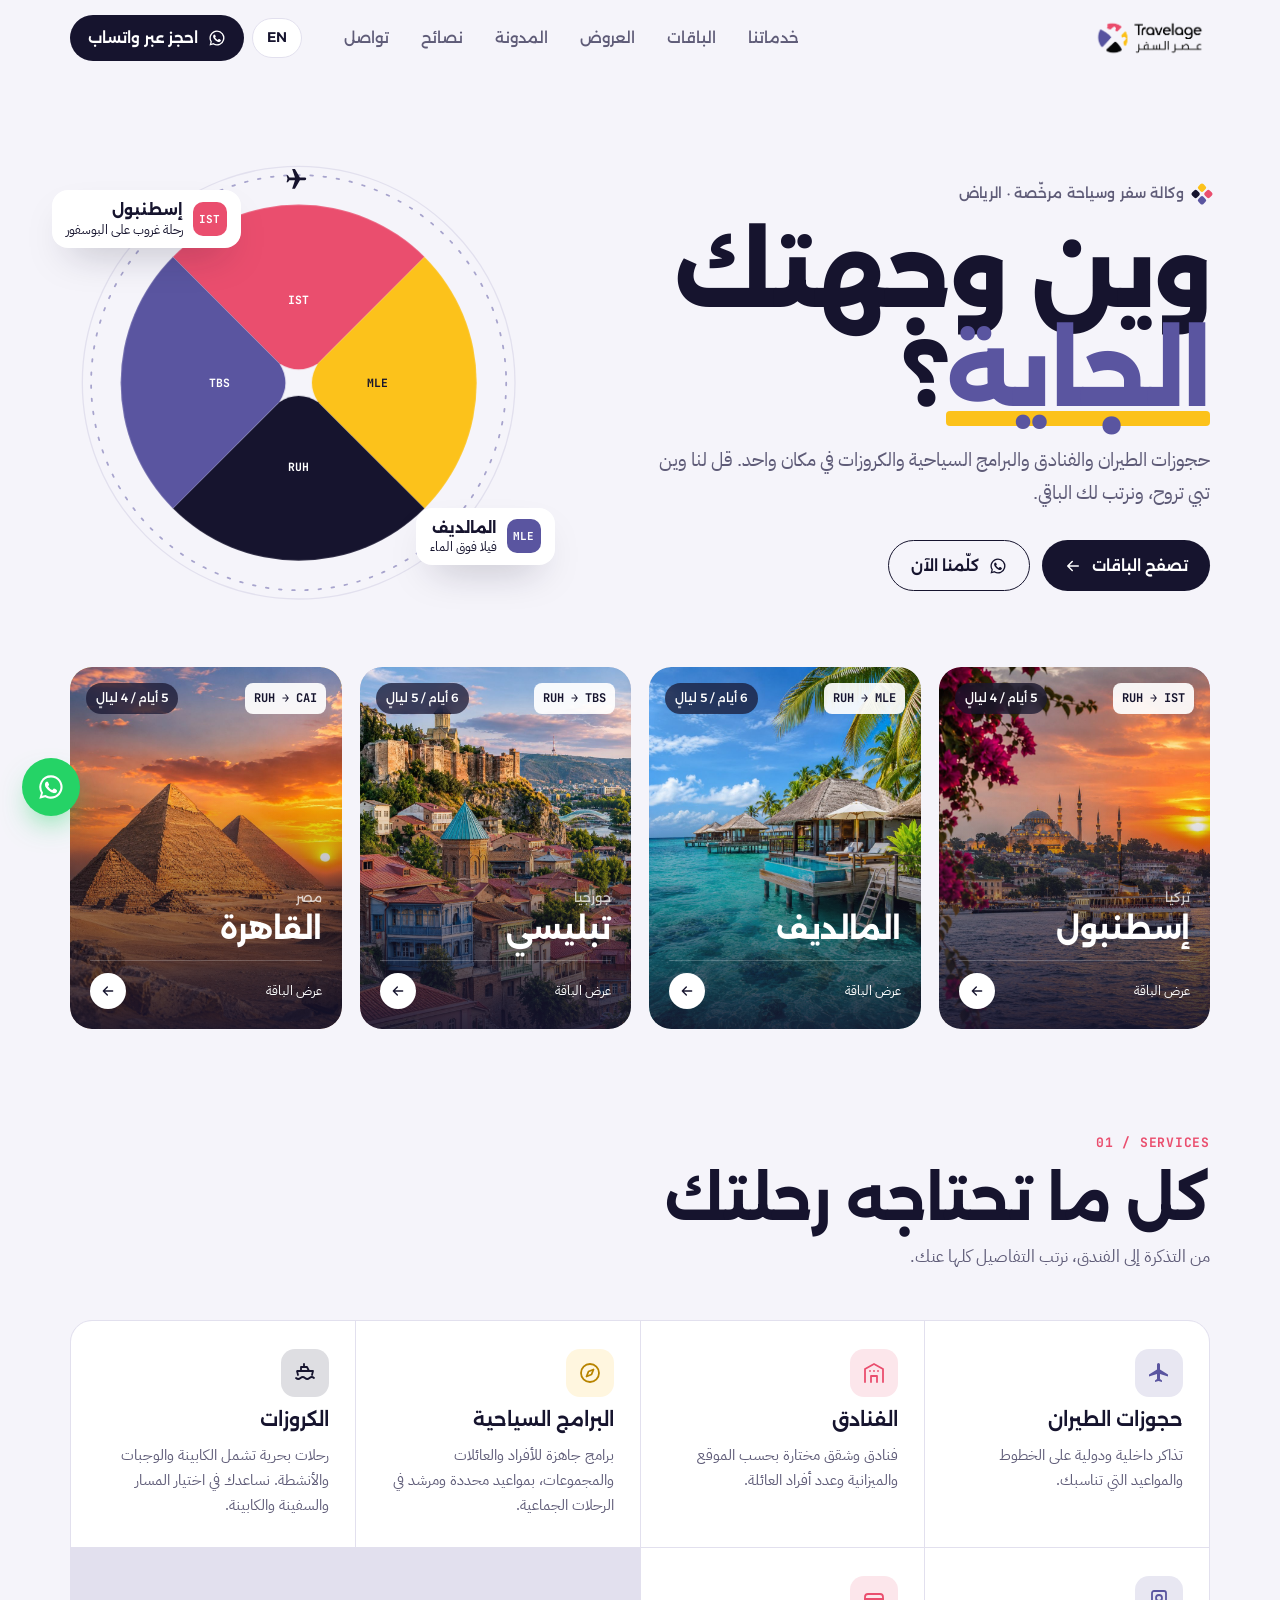
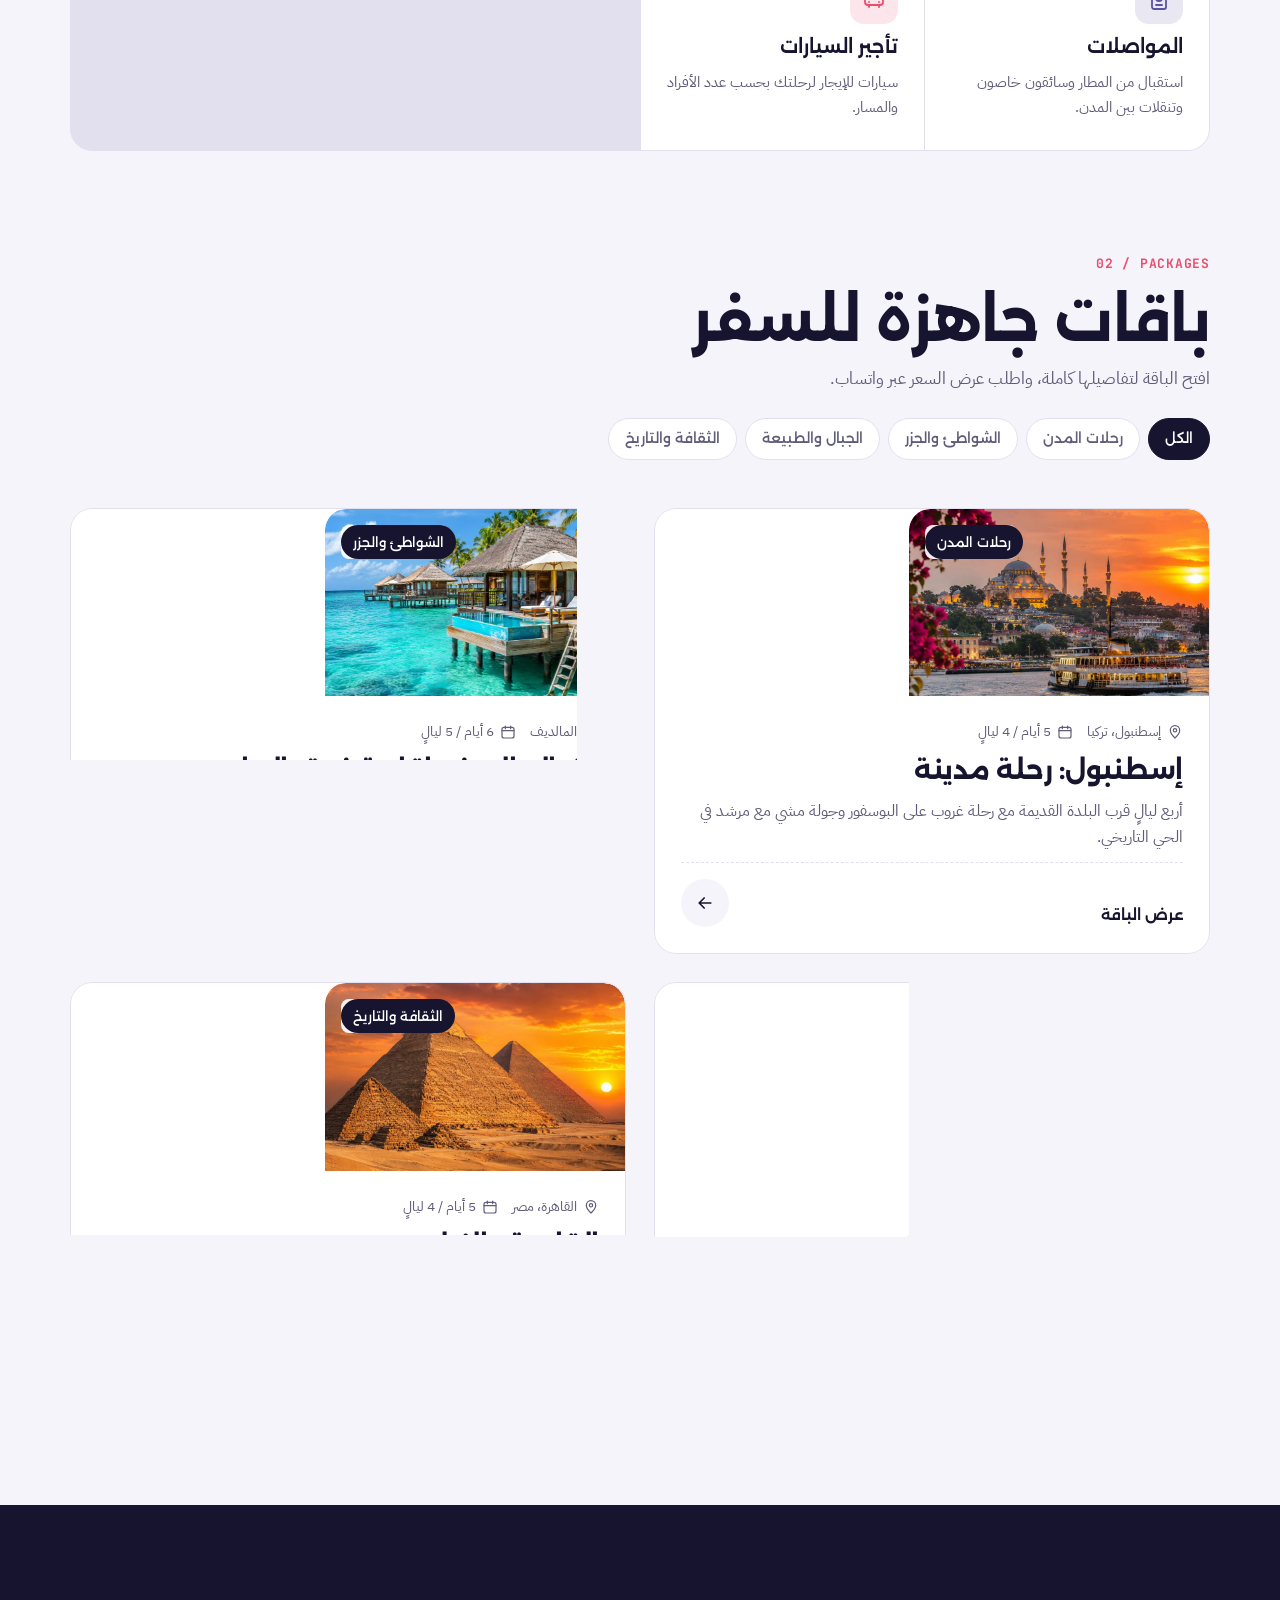
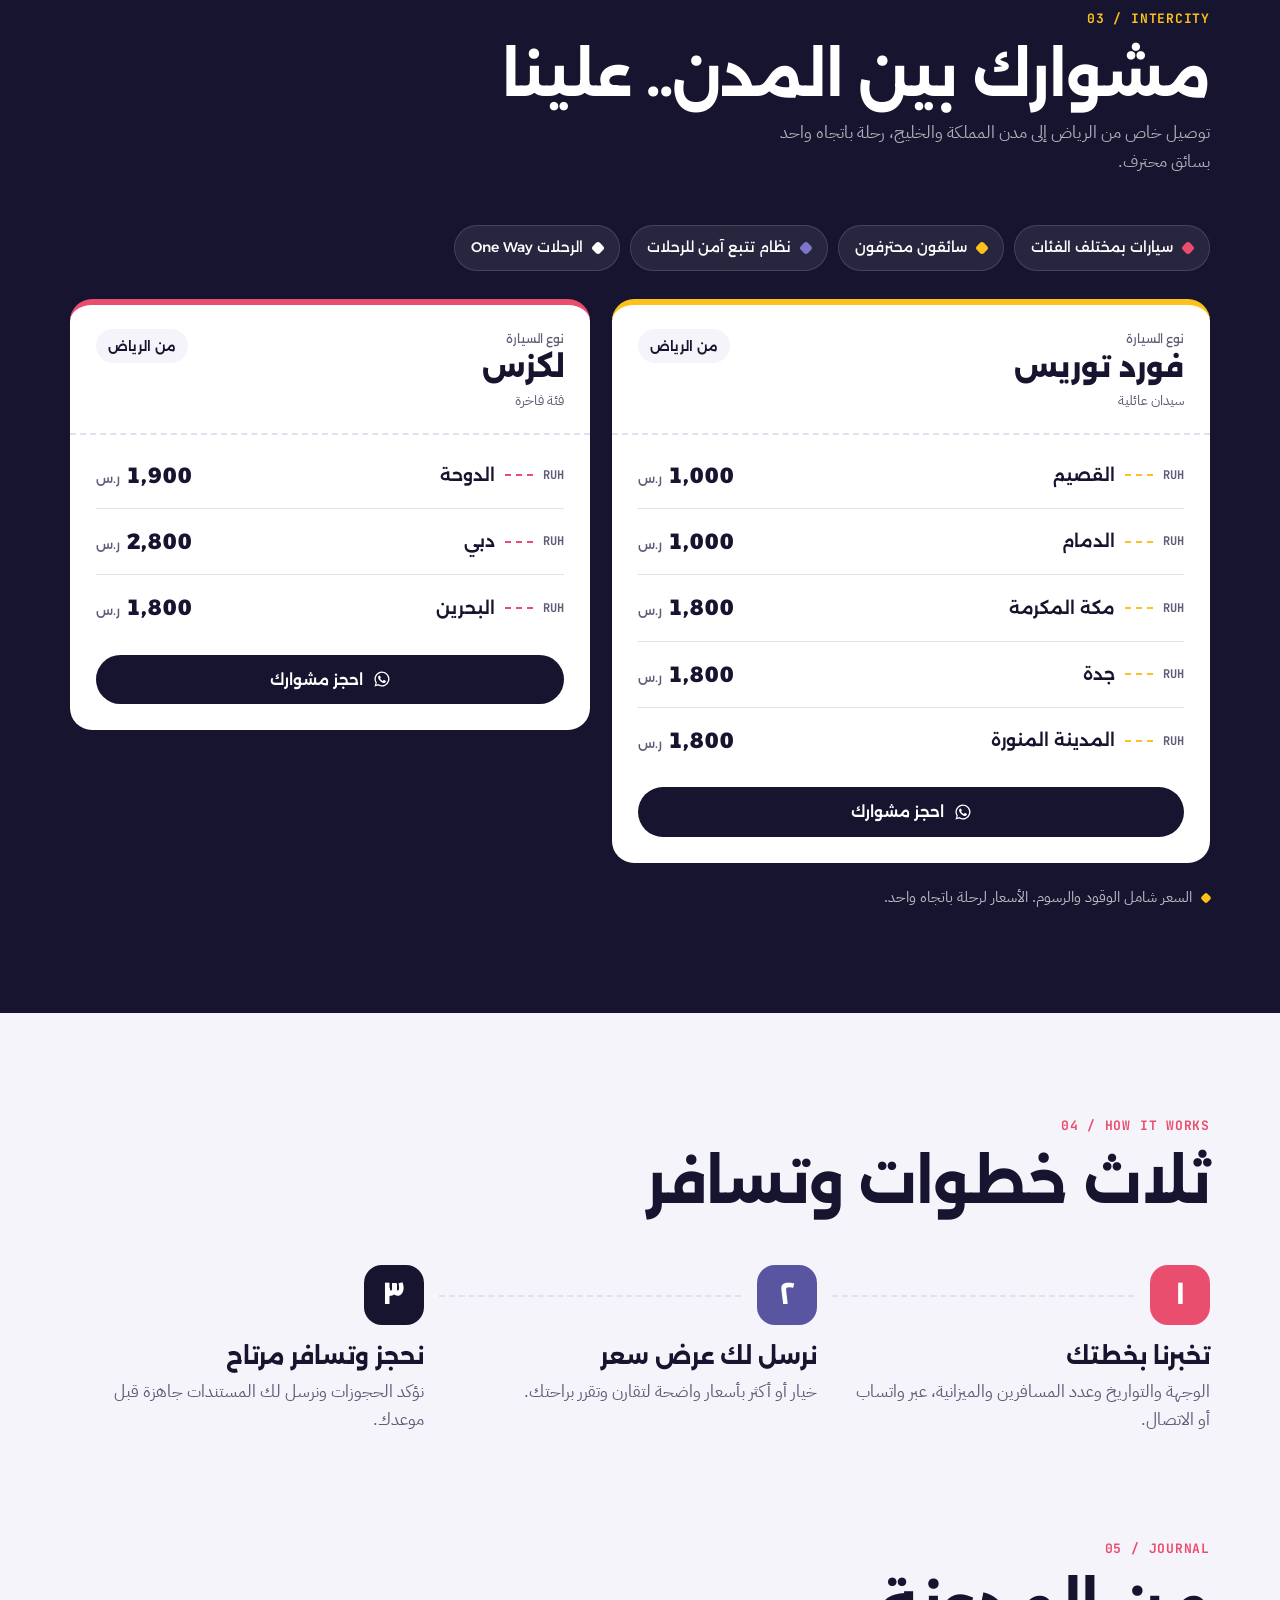
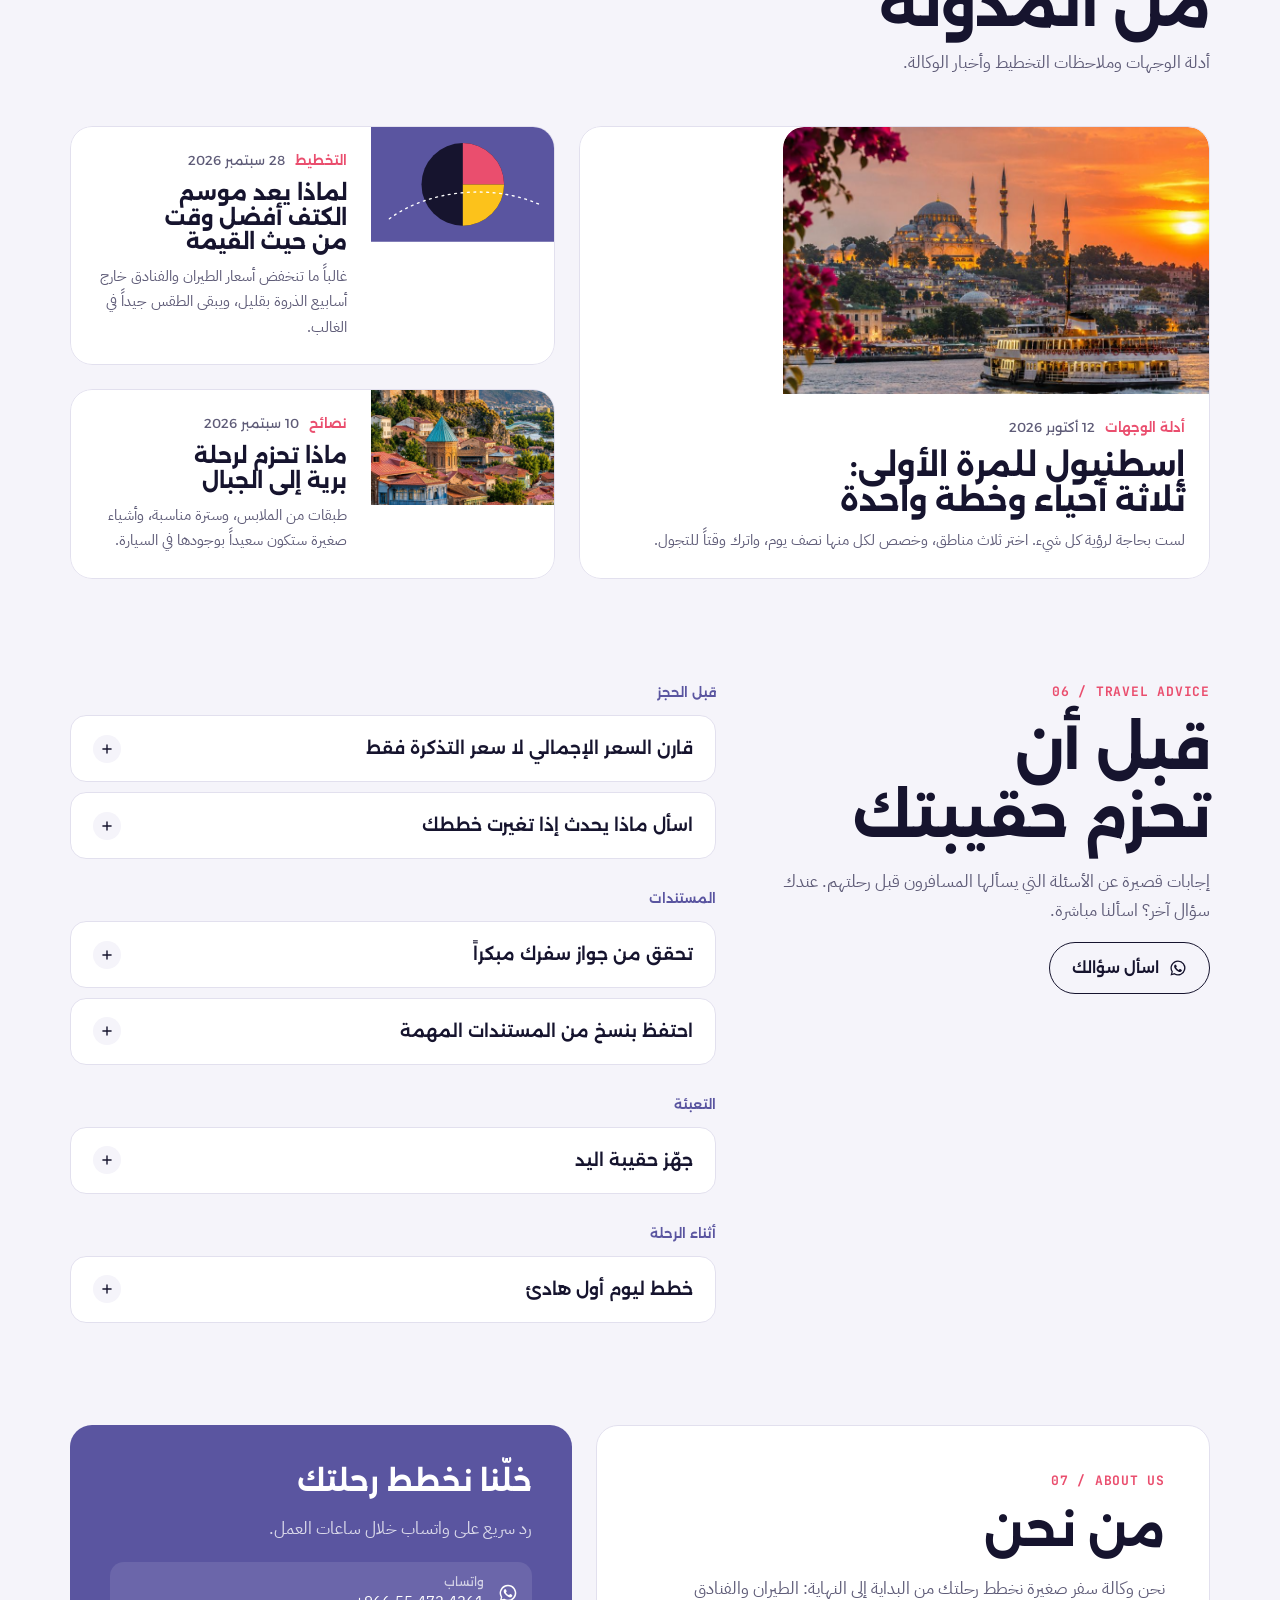
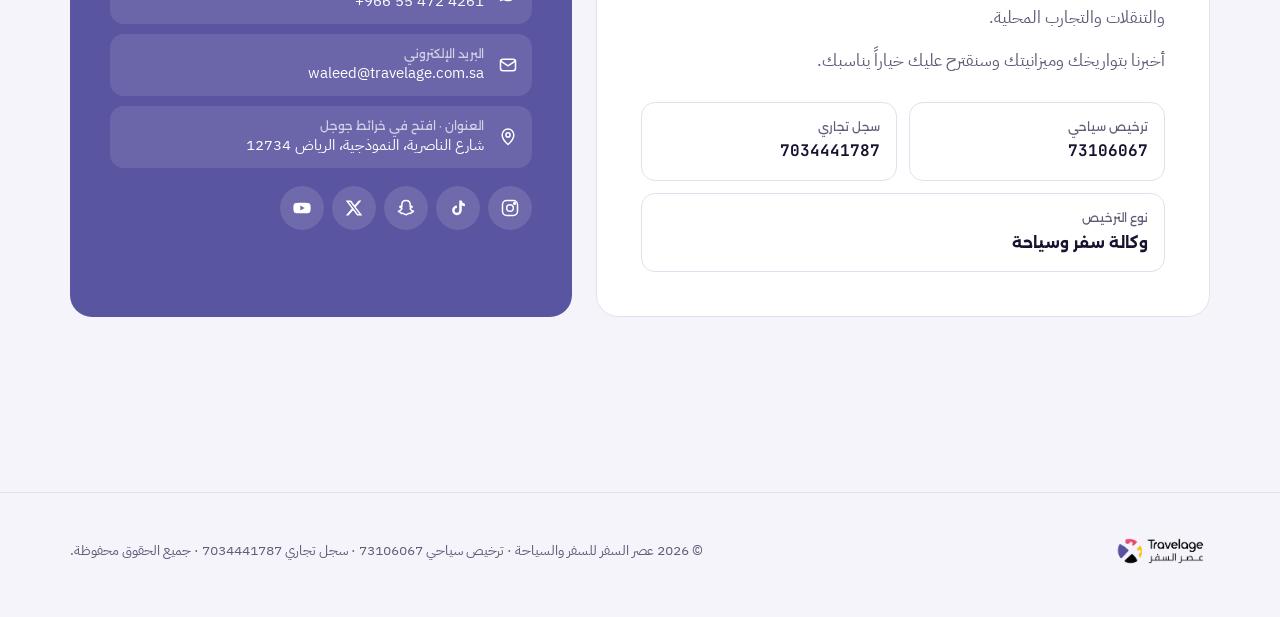
<file: index.html>
<!DOCTYPE html>
<html lang="ar" dir="rtl">
<head>
<!-- Google Analytics 4 -->
<script async src="https://www.googletagmanager.com/gtag/js?id=G-SQQ41Q1P3T"></script>
<script>window.dataLayer=window.dataLayer||[];function gtag(){dataLayer.push(arguments);}gtag('js',new Date());gtag('config','G-SQQ41Q1P3T');</script>
<meta charset="utf-8">
<meta name="viewport" content="width=device-width,initial-scale=1">
<title>عصر السفر | Travelage - وكالة سفر وسياحة في الرياض</title>
<meta name="description" content="عصر السفر (Travelage) وكالة سفر وسياحة مرخّصة في الرياض. حجوزات طيران وفنادق، برامج سياحية، كروزات وتأجير سيارات. احجز عبر واتساب.">
<meta name="keywords" content="عصر السفر, Travelage, وكالة سفر الرياض, مكتب سياحة الرياض, حجز طيران, حجز فنادق, برامج سياحية, كروزات">
<link rel="canonical" href="https://www.travelage.com.sa/">
<meta name="robots" content="index,follow">
<meta name="theme-color" content="#16142E">
<link rel="icon" type="image/png" href="/logo.png">
<meta property="og:type" content="website">
<meta property="og:site_name" content="عصر السفر | Travelage">
<meta property="og:title" content="عصر السفر | Travelage - وكالة سفر وسياحة في الرياض">
<meta property="og:description" content="حجوزات الطيران والفنادق والبرامج السياحية والكروزات في مكان واحد. قل لنا وين تبي تروح، ونرتب لك الباقي.">
<meta property="og:url" content="https://www.travelage.com.sa/">
<meta property="og:image" content="https://www.travelage.com.sa/logo.png">
<meta property="og:locale" content="ar_SA">
<meta name="twitter:card" content="summary_large_image">
<meta name="twitter:site" content="@trvlage">
<script type="application/ld+json">{"@context": "https://schema.org", "@type": "TravelAgency", "name": "عصر السفر | Travelage", "alternateName": ["Travelage", "عصر السفر", "مؤسسة عصر السفر للسفر والسياحة"], "url": "https://www.travelage.com.sa/", "logo": "https://www.travelage.com.sa/logo.png", "image": "https://www.travelage.com.sa/logo.png", "description": "وكالة سفر وسياحة مرخّصة في الرياض: حجوزات الطيران والفنادق والبرامج السياحية والكروزات وتأجير السيارات.", "telephone": "+966554724261", "email": "waleed@travelage.com.sa", "address": {"@type": "PostalAddress", "streetAddress": "شارع الناصرية، النموذجية", "addressLocality": "الرياض", "postalCode": "12734", "addressCountry": "SA"}, "hasMap": "https://maps.app.goo.gl/98tSahPS8GyduQy99", "areaServed": "SA", "priceRange": "$", "sameAs": ["https://www.instagram.com/trvlage", "https://www.tiktok.com/@trvlage", "https://x.com/trvlage", "https://www.snapchat.com/add/trvlage", "https://www.youtube.com/channel/UCZvCVUf05Iz7p9_49ApfZxA", "https://linktr.ee/trvlage"]}</script>
<meta name="description" content="عصر السفر (Travelage) وكالة سفر وسياحة مرخّصة في الرياض: حجوزات طيران وفنادق، برامج سياحية وكروزات. تواصل معنا على واتساب ونرتب رحلتك من البداية للنهاية.">
<link rel="canonical" href="https://www.travelage.com.sa/">
<meta name="robots" content="index,follow">
<meta name="theme-color" content="#16142E">
<meta property="og:type" content="website">
<meta property="og:site_name" content="Travelage | عصر السفر">
<meta property="og:title" content="Travelage | عصر السفر — وكالة سفر وسياحة في الرياض">
<meta property="og:description" content="حجوزات الطيران والفنادق والبرامج السياحية والكروزات في مكان واحد. قل لنا وين تبي تروح، ونرتب لك الباقي.">
<meta property="og:url" content="https://www.travelage.com.sa/">
<meta property="og:locale" content="ar_SA">
<meta property="og:locale:alternate" content="en_US">
<meta name="twitter:card" content="summary">
<meta name="twitter:site" content="@trvlage">
<meta name="twitter:title" content="Travelage | عصر السفر — وكالة سفر وسياحة في الرياض">
<meta name="twitter:description" content="حجوزات الطيران والفنادق والبرامج السياحية والكروزات في مكان واحد.">
<script type="application/ld+json">
{
  "@context": "https://schema.org",
  "@type": "TravelAgency",
  "name": "Travelage | عصر السفر",
  "alternateName": ["Travelage", "عصر السفر", "مؤسسة عصر السفر للسفر والسياحة"],
  "url": "https://www.travelage.com.sa/",
  "description": "Licensed travel and tourism agency in Riyadh: flights, hotels, tour packages and cruises.",
  "email": "waleed@travelage.com.sa",
  "telephone": "+966554724261",
  "address": {
    "@type": "PostalAddress",
    "streetAddress": "Nasseriyah St, Al Namudhajiyah",
    "addressLocality": "Riyadh",
    "postalCode": "12734",
    "addressCountry": "SA"
  },
  "hasMap": "https://maps.app.goo.gl/98tSahPS8GyduQy99",
  "areaServed": "SA",
  "availableLanguage": ["ar", "en"],
  "identifier": [
    {"@type": "PropertyValue", "name": "Tourism licence", "value": "73106067"},
    {"@type": "PropertyValue", "name": "Commercial registration", "value": "7034441787"}
  ],
  "sameAs": [
    "https://www.instagram.com/trvlage",
    "https://www.tiktok.com/@trvlage",
    "https://www.snapchat.com/add/trvlage",
    "https://x.com/trvlage",
    "https://www.youtube.com/channel/UCZvCVUf05Iz7p9_49ApfZxA",
    "https://linktr.ee/trvlage"
  ]
}
</script>
<link rel="preconnect" href="https://fonts.googleapis.com">
<link rel="preconnect" href="https://fonts.gstatic.com" crossorigin>
<link href="https://fonts.googleapis.com/css2?family=Alexandria:wght@300;400;500;600;700;800&family=IBM+Plex+Sans+Arabic:wght@400;500;600&family=JetBrains+Mono:wght@500;700&display=swap" rel="stylesheet">
<style>
/* Layout idea: the logo's four-part globe drives everything. Big quadrant hero, a row of tall destination posters, package posters drawn in the brand colours, offers as boarding passes. */
:root{
  --ink:#16142E;
  --paper:#F5F4FA;
  --card:#FFFFFF;
  --indigo:#5A55A0;
  --coral:#EA4E6E;
  --sun:#FCC21B;
  --muted:#5F5C78;
  --line:#E2E0EE;
  --display:"Alexandria","IBM Plex Sans Arabic",system-ui,sans-serif;
  --body:"IBM Plex Sans Arabic","Alexandria",system-ui,sans-serif;
  --mono:"JetBrains Mono",ui-monospace,monospace;
  --r:22px;
  --wrap:1220px;
  color-scheme:light;
}
*{box-sizing:border-box}
html{scroll-behavior:smooth;scroll-padding-top:84px}
body{margin:0;background:var(--paper);color:var(--ink);font-family:var(--body);font-size:17px;line-height:1.7;-webkit-font-smoothing:antialiased}
img,svg{max-width:100%;display:block}
a{color:inherit}
button{font:inherit;color:inherit;cursor:pointer}
:focus-visible{outline:3px solid var(--sun);outline-offset:3px;border-radius:6px}
h1,h2,h3,h4{font-family:var(--display);line-height:1.15;margin:0;text-wrap:balance}
.wrap{max-width:var(--wrap);margin-inline:auto;padding-inline:clamp(16px,4vw,40px)}
.skip{position:absolute;inset-inline-start:-999px;top:8px;background:var(--ink);color:#fff;padding:8px 14px;border-radius:8px;z-index:99}
.skip:focus{inset-inline-start:8px}

/* ---------- header ---------- */
.top{position:sticky;top:0;z-index:40;background:color-mix(in srgb,var(--paper) 86%,transparent);backdrop-filter:saturate(1.4) blur(14px);-webkit-backdrop-filter:saturate(1.4) blur(14px);border-bottom:1px solid transparent;transition:border-color .3s}
.top.scrolled{border-color:var(--line)}
.top .wrap{display:flex;align-items:center;gap:28px;height:76px}
.brand img{height:44px;width:auto}
.nav{display:flex;gap:4px;margin-inline-start:auto}
.nav a{text-decoration:none;font-family:var(--display);font-size:15px;font-weight:500;padding:8px 14px;border-radius:999px;color:var(--muted);transition:color .2s,background .2s}
.nav a:hover{color:var(--ink);background:#fff}
.tools{display:flex;gap:8px;align-items:center}
.lang{border:1px solid var(--line);background:#fff;border-radius:999px;padding:7px 14px;font-family:var(--display);font-size:14px;font-weight:600}
.btn{display:inline-flex;align-items:center;gap:10px;text-decoration:none;font-family:var(--display);font-weight:600;font-size:15px;border-radius:999px;padding:12px 22px;border:0;transition:transform .2s,box-shadow .2s,background .2s}
.btn:hover{transform:translateY(-2px)}
.btn-ink{background:var(--ink);color:#fff}
.btn-ink:hover{box-shadow:0 10px 24px -10px var(--ink)}
.btn-ghost{background:transparent;border:1.5px solid var(--ink);color:var(--ink)}
.btn-coral{background:var(--coral);color:#fff}
.btn svg{width:18px;height:18px}
.top .btn{padding:10px 18px}
.menu{display:none;border:1px solid var(--line);background:#fff;border-radius:999px;width:42px;height:42px;align-items:center;justify-content:center}

/* ---------- hero ---------- */
.hero{position:relative;overflow:hidden;padding-block:clamp(40px,6vw,80px) clamp(48px,6vw,72px)}
.hero .hero-grid{display:grid;grid-template-columns:1.15fr .85fr;gap:clamp(24px,5vw,72px);align-items:center}
.eyebrow{display:inline-flex;align-items:center;gap:10px;font-family:var(--display);font-size:14px;font-weight:500;color:var(--muted);letter-spacing:.01em}
.eyebrow i{display:inline-grid;grid-template-columns:1fr 1fr;width:16px;height:16px;gap:2px;transform:rotate(45deg)}
.eyebrow i b{border-radius:2px}
.eyebrow i b:nth-child(1){background:var(--coral)}.eyebrow i b:nth-child(2){background:var(--sun)}.eyebrow i b:nth-child(3){background:var(--indigo)}.eyebrow i b:nth-child(4){background:var(--ink)}
.hero h1{font-size:clamp(46px,7.4vw,104px);font-weight:800;letter-spacing:-.02em;margin-block:18px 22px;line-height:1.05}
html[lang=en] .hero h1{letter-spacing:-.035em}
.hero h1 .hl{position:relative;white-space:nowrap;color:var(--indigo)}
.hero h1 .hl::after{content:"";position:absolute;inset-inline:0;bottom:.04em;height:.16em;background:var(--sun);z-index:-1;border-radius:4px;transform-origin:right;animation:swipe .9s .5s cubic-bezier(.7,0,.2,1) both}
html[lang=en] .hero h1 .hl::after{transform-origin:left}
@keyframes swipe{from{transform:scaleX(0)}to{transform:scaleX(1)}}
.hero p.lead{font-size:clamp(17px,1.5vw,20px);color:var(--muted);max-width:52ch;margin:0 0 30px}
.cta{display:flex;flex-wrap:wrap;gap:12px}
.trust{display:flex;flex-wrap:wrap;gap:10px 26px;margin-top:34px;font-size:14px;color:var(--muted)}
.trust span{display:inline-flex;align-items:center;gap:8px}
.trust b{font-family:var(--mono);font-weight:700;color:var(--ink);font-size:13px}

.globe{position:relative;aspect-ratio:1;width:100%;max-width:520px;justify-self:center}
.globe svg{width:100%;height:100%;overflow:visible}
.q{transform-box:fill-box;transform-origin:center;animation:qin 1s cubic-bezier(.2,.8,.2,1) both}
.q1{--dx:0;--dy:-60px;animation-delay:.05s}.q2{--dx:60px;--dy:0;animation-delay:.15s}.q3{--dx:0;--dy:60px;animation-delay:.25s}.q4{--dx:-60px;--dy:0;animation-delay:.35s}
@keyframes qin{from{opacity:0;transform:translate(var(--dx),var(--dy)) scale(.9)}to{opacity:1;transform:none}}
.orbit{animation:spin 38s linear infinite;transform-origin:260px 260px}
@keyframes spin{to{transform:rotate(360deg)}}
.tag{font-family:var(--mono);font-size:13px;font-weight:700}
.globe .chip{position:absolute;background:#fff;border-radius:16px;padding:10px 14px;box-shadow:0 18px 40px -18px rgba(22,20,46,.35);font-size:13px;line-height:1.35;display:flex;gap:10px;align-items:center;animation:float 6s ease-in-out infinite}
.globe .chip b{font-family:var(--display);font-size:15px;display:block}
.globe .chip .dot{width:34px;height:34px;border-radius:10px;display:grid;place-items:center;font-family:var(--mono);font-weight:700;font-size:11px;color:#fff;flex:none}
.chip.c1{top:8%;inset-inline-end:-4%}
.chip.c2{bottom:10%;inset-inline-start:-6%;animation-delay:-3s}
@keyframes float{50%{transform:translateY(-10px)}}

/* ---------- destination strip ---------- */
.dests{display:grid;grid-template-columns:repeat(4,1fr);gap:18px;margin-top:clamp(36px,5vw,56px)}
.dest-card{position:relative;aspect-ratio:3/4;border-radius:var(--r);overflow:hidden;border:0;padding:0;text-align:start;color:#fff;background:var(--ink);isolation:isolate;transition:transform .45s cubic-bezier(.2,.8,.2,1),box-shadow .45s}
.dest-card:hover{transform:translateY(-8px);box-shadow:0 34px 60px -30px rgba(22,20,46,.55)}
.dest-card svg{position:absolute;inset:0;width:100%;height:100%;z-index:-2;transition:transform 1s cubic-bezier(.2,.8,.2,1)}
.dest-card:hover svg{transform:scale(1.07)}
.dest-card::after{content:"";position:absolute;inset:0;z-index:-1;background:linear-gradient(180deg,rgba(22,20,46,0) 35%,rgba(22,20,46,.88) 100%)}
.dest-card .dc-top{position:absolute;top:16px;inset-inline:16px;display:flex;justify-content:space-between;align-items:center;gap:8px}
.dest-card .dc-code{font-family:var(--mono);font-weight:700;font-size:12px;background:rgba(255,255,255,.92);color:var(--ink);padding:5px 9px;border-radius:8px;direction:ltr}
.dest-card .dc-days{font-family:var(--display);font-size:12px;font-weight:500;background:rgba(22,20,46,.72);padding:5px 10px;border-radius:999px;backdrop-filter:blur(6px)}
.dest-card .dc-body{position:absolute;inset-inline:20px;bottom:20px;display:flex;flex-direction:column;gap:4px}
.dest-card .dc-country{font-size:13px;opacity:.75;font-family:var(--display)}
.dest-card h3{font-size:clamp(24px,2.3vw,32px);font-weight:700;letter-spacing:-.01em}
.dest-card .dc-price{display:flex;justify-content:space-between;align-items:center;margin-top:10px;padding-top:12px;border-top:1px solid rgba(255,255,255,.22);font-size:13px}
.dest-card .dc-price b{font-family:var(--display);font-size:18px;font-weight:700;font-variant-numeric:tabular-nums}
.dest-card .dc-go{width:36px;height:36px;border-radius:50%;background:#fff;color:var(--ink);display:grid;place-items:center;transition:background .25s,color .25s}
.dest-card .dc-go svg{position:static;width:16px;height:16px;z-index:0}
html[dir=rtl] .dest-card .dc-go svg{transform:scaleX(-1)}
.dest-card:hover .dc-go{background:var(--sun)}
.dest-card:hover .dc-go svg{transform:none}
html[dir=rtl] .dest-card:hover .dc-go svg{transform:scaleX(-1)}

.art{position:relative;overflow:hidden;isolation:isolate;-webkit-mask-image:-webkit-radial-gradient(white,black)}
.pkg .art,.post:first-child .art{border-radius:calc(var(--r) - 1px) calc(var(--r) - 1px) 0 0}
.pkg,.post,.dest-card{isolation:isolate;-webkit-mask-image:-webkit-radial-gradient(white,black)}
.art img.ph,.dest-card img.ph{position:absolute;inset:0;width:100%;height:100%;object-fit:cover;transition:transform 1s cubic-bezier(.2,.8,.2,1)}
.dest-card img.ph{z-index:-2}
.pkg:hover .art img.ph,.dest-card:hover img.ph,.post:hover .art img.ph{transform:scale(1.05)}

/* ---------- sections ---------- */
section{padding-block:clamp(64px,8vw,112px)}
.sec-head{display:flex;align-items:end;justify-content:space-between;gap:24px;margin-bottom:clamp(28px,4vw,48px);flex-wrap:wrap}
.sec-head h2{font-size:clamp(34px,4.6vw,60px);font-weight:700;letter-spacing:-.015em}
.sec-head p{color:var(--muted);max-width:46ch;margin:10px 0 0}
.kicker{font-family:var(--mono);font-size:13px;font-weight:700;color:var(--coral);letter-spacing:.06em;margin-bottom:12px;display:block;direction:ltr;text-align:start}
html[dir=rtl] .kicker{text-align:right}

/* services */
.services{display:grid;grid-template-columns:repeat(4,1fr);gap:1px;background:var(--line);border:1px solid var(--line);border-radius:var(--r);overflow:hidden}
.svc{background:var(--card);padding:28px 26px 30px;display:flex;flex-direction:column;gap:12px;transition:background .25s}
.svc:hover{background:#FBFAFF}
.svc .ic{width:48px;height:48px;border-radius:14px;display:grid;place-items:center}
.svc .ic svg{width:24px;height:24px}
.svc h3{font-size:19px;font-weight:600}
.svc p{margin:0;color:var(--muted);font-size:15px;line-height:1.65}

/* packages */
.filters{display:flex;gap:8px;flex-wrap:wrap}
.filters button{border:1px solid var(--line);background:#fff;border-radius:999px;padding:8px 16px;font-family:var(--display);font-size:14px;font-weight:500;color:var(--muted)}
.filters button[aria-pressed=true]{background:var(--ink);border-color:var(--ink);color:#fff}
.pkgs{display:grid;grid-template-columns:repeat(2,1fr);gap:clamp(18px,2.4vw,28px)}
.pkg{background:var(--card);border-radius:var(--r);overflow:hidden;display:flex;flex-direction:column;border:1px solid var(--line);transition:transform .35s cubic-bezier(.2,.8,.2,1),box-shadow .35s;text-align:start;padding:0;width:100%}
.pkg:hover{transform:translateY(-6px);box-shadow:0 30px 60px -30px rgba(22,20,46,.35)}
.pkg .art{position:relative;aspect-ratio:16/10;overflow:hidden}
.pkg .art svg{width:100%;height:100%;transition:transform .8s cubic-bezier(.2,.8,.2,1)}
.pkg:hover .art svg{transform:scale(1.04)}
.pkg .code{position:absolute;top:16px;inset-inline-start:16px;font-family:var(--mono);font-weight:700;font-size:13px;background:rgba(255,255,255,.92);padding:6px 10px;border-radius:8px;direction:ltr}
.pkg .cat{position:absolute;top:16px;inset-inline-end:16px;font-family:var(--display);font-size:13px;font-weight:500;background:var(--ink);color:#fff;padding:6px 12px;border-radius:999px}
.pkg .body{padding:24px 26px 26px;display:flex;flex-direction:column;gap:12px;flex:1}
.pkg .meta{display:flex;gap:14px;font-size:14px;color:var(--muted);align-items:center;flex-wrap:wrap}
.pkg .meta span{display:inline-flex;gap:6px;align-items:center}
.pkg .meta svg{width:16px;height:16px}
.pkg h3{font-size:26px;font-weight:700;letter-spacing:-.01em}
.pkg p{margin:0;color:var(--muted);font-size:15.5px}
.pkg .foot{display:flex;justify-content:space-between;align-items:end;margin-top:auto;padding-top:16px;border-top:1px dashed var(--line);gap:12px}
.price small{display:block;font-size:13px;color:var(--muted)}
.price b{font-family:var(--display);font-size:28px;font-weight:700;font-variant-numeric:tabular-nums}
.price b em{font-style:normal;font-size:15px;font-weight:500;margin-inline-start:6px;color:var(--muted)}
.arrow{width:48px;height:48px;border-radius:50%;background:var(--paper);display:grid;place-items:center;transition:background .25s,color .25s;flex:none}
.arrow svg{width:20px;height:20px}
html[dir=rtl] .arrow svg{transform:scaleX(-1)}
.pkg:hover .arrow{background:var(--coral);color:#fff}

/* offers: boarding passes */
.offers-sec{background:var(--ink);color:#fff;position:relative;overflow:hidden}
.offers-sec .sec-head p{color:rgba(255,255,255,.65)}
.offers-sec .kicker{color:var(--sun)}
.offers{display:grid;grid-template-columns:repeat(3,1fr);gap:22px}
.pass{position:relative;display:grid;grid-template-rows:auto 1fr;background:#fff;color:var(--ink);border-radius:var(--r);overflow:hidden;--c:var(--coral)}
.pass .stub{background:var(--c);color:#fff;padding:22px 24px 26px;position:relative}
.pass .stub .badge{font-family:var(--display);font-weight:800;font-size:30px;line-height:1.1}
.pass .stub .route{display:flex;align-items:center;gap:10px;margin-top:10px;font-family:var(--mono);font-weight:700;font-size:14px;direction:ltr;justify-content:flex-start;opacity:.92}
html[dir=rtl] .pass .stub .route{justify-content:flex-end}
.pass .stub .route i{flex:1;max-width:80px;border-top:2px dashed rgba(255,255,255,.7);position:relative}
.pass .perf{position:absolute;inset-inline:0;bottom:-10px;height:20px;display:flex;justify-content:space-between}
.pass .perf::before,.pass .perf::after{content:"";width:20px;height:20px;border-radius:50%;background:var(--ink);margin-inline:-10px}
.pass .main{padding:26px 24px 24px;display:flex;flex-direction:column;gap:12px;border-top:2px dashed var(--line)}
.pass h3{font-size:21px;font-weight:700}
.pass p{margin:0;color:var(--muted);font-size:15px}
.pass .fields{display:grid;grid-template-columns:1fr auto;gap:12px;align-items:end;margin-top:auto;padding-top:14px}
.pass .fields small{display:block;font-size:12px;color:var(--muted);font-family:var(--display)}
.pass .fields b{font-family:var(--mono);font-size:15px}
.copy{border:1.5px dashed var(--ink);background:none;border-radius:10px;padding:8px 12px;font-family:var(--mono);font-weight:700;font-size:15px;display:inline-flex;gap:8px;align-items:center;direction:ltr}
.copy svg{width:16px;height:16px}
.copy:hover{background:var(--paper)}
.barcode{height:34px;background:repeating-linear-gradient(90deg,var(--ink) 0 2px,transparent 2px 4px,var(--ink) 4px 5px,transparent 5px 9px,var(--ink) 9px 12px,transparent 12px 14px);opacity:.85;border-radius:2px;margin-top:4px}
.pass .link{font-family:var(--display);font-size:14px;font-weight:600;color:var(--indigo);background:none;border:0;padding:0;text-align:start;text-decoration:underline;text-underline-offset:4px}

/* intercity transfers */
.tr-feats{display:flex;flex-wrap:wrap;gap:10px;margin-bottom:28px}
.tr-feat{display:inline-flex;align-items:center;gap:10px;padding:10px 16px;border-radius:999px;background:rgba(255,255,255,.08);border:1px solid rgba(255,255,255,.14);font-family:var(--display);font-size:14px;font-weight:500}
.tr-feat i{width:10px;height:10px;border-radius:3px;transform:rotate(45deg)}
.tr-grid{display:grid;grid-template-columns:1.15fr 1fr;gap:22px;align-items:start}
.tr-card{background:#fff;color:var(--ink);border-radius:var(--r);overflow:hidden;border-top:6px solid var(--c);display:flex;flex-direction:column}
.tr-top{display:flex;justify-content:space-between;align-items:flex-start;gap:12px;padding:24px 26px 18px;border-bottom:2px dashed var(--line)}
.tr-top small{display:block;font-size:12px;color:var(--muted);font-family:var(--display)}
.tr-top h3{font-size:28px;font-weight:800;margin:2px 0}
.tr-top span{font-size:14px;color:var(--muted)}
.tr-top .tr-from{font-family:var(--display);font-size:13px;font-weight:600;background:var(--paper);color:var(--ink);padding:6px 12px;border-radius:999px;white-space:nowrap}
.tr-rows{list-style:none;margin:0;padding:8px 26px}
.tr-rows li{display:flex;justify-content:space-between;align-items:center;gap:12px;padding:14px 0;border-bottom:1px solid var(--line)}
.tr-rows li:last-child{border-bottom:0}
.tr-city{display:flex;align-items:center;gap:10px;font-family:var(--display);font-weight:600;font-size:17px}
.tr-city b{font-family:var(--mono);font-size:12px;color:var(--muted);font-weight:700}
.tr-city i{width:28px;border-top:2px dashed var(--c)}
.tr-price{font-family:var(--display);font-weight:800;font-size:22px;font-variant-numeric:tabular-nums;white-space:nowrap}
.tr-price em{font-style:normal;font-size:13px;font-weight:500;color:var(--muted)}
.tr-btn{margin:6px 26px 26px;justify-content:center}
.tr-note{margin:22px 0 0;color:rgba(255,255,255,.7);font-size:15px;display:flex;align-items:center;gap:10px}
.tr-note::before{content:"";width:8px;height:8px;border-radius:2px;background:var(--sun);transform:rotate(45deg)}
@media (max-width:860px){.tr-grid{grid-template-columns:1fr}}

/* steps */
.steps{display:grid;grid-template-columns:repeat(3,1fr);gap:clamp(18px,3vw,40px);counter-reset:s;position:relative}
.step{position:relative;padding-top:78px}
.step .n{position:absolute;top:0;inset-inline-start:0;width:60px;height:60px;border-radius:18px;display:grid;place-items:center;font-family:var(--display);font-weight:800;font-size:26px;color:#fff}
.step h3{font-size:23px;font-weight:700;margin-bottom:8px}
.step p{margin:0;color:var(--muted)}
.step:not(:last-child)::after{content:"";position:absolute;top:30px;inset-inline-start:76px;inset-inline-end:-24px;border-top:2px dashed var(--line)}

/* journal */
.posts{display:grid;grid-template-columns:1.3fr 1fr;grid-template-rows:auto auto;gap:24px}
.post{background:var(--card);border:1px solid var(--line);border-radius:var(--r);overflow:hidden;display:flex;flex-direction:column;text-align:start;padding:0;width:100%;transition:transform .3s,box-shadow .3s}
.post:hover{transform:translateY(-4px);box-shadow:0 24px 50px -30px rgba(22,20,46,.35)}
.post:first-child{grid-row:span 2}
.post .art{aspect-ratio:16/9;overflow:hidden}
.post:first-child .art{aspect-ratio:auto;flex:1;min-height:260px}
.post .art svg{width:100%;height:100%}
.post:not(:first-child){flex-direction:row}
.post:not(:first-child) .art{width:38%;aspect-ratio:auto;flex:none}
.post .body{padding:22px 24px 24px;display:flex;flex-direction:column;gap:10px}
.post .tagline{display:flex;gap:10px;font-size:13px;color:var(--muted);font-family:var(--display)}
.post .tagline b{color:var(--coral);font-weight:600}
.post h3{font-size:21px;font-weight:700}
.post:first-child h3{font-size:clamp(24px,2.4vw,32px)}
.post p{margin:0;color:var(--muted);font-size:15px}

/* advice */
.advice-wrap{display:grid;grid-template-columns:.8fr 1.2fr;gap:clamp(24px,5vw,72px);align-items:start}
.advice-intro{position:sticky;top:110px}
.advice-intro p{color:var(--muted)}
.acc{display:grid;gap:10px}
.acc-group{font-family:var(--display);font-size:13px;font-weight:600;color:var(--indigo);margin:18px 0 2px}
.acc-group:first-child{margin-top:0}
details{background:var(--card);border:1px solid var(--line);border-radius:16px;transition:border-color .2s}
details[open]{border-color:var(--indigo)}
summary{list-style:none;cursor:pointer;padding:18px 22px;display:flex;justify-content:space-between;gap:16px;align-items:center;font-family:var(--display);font-weight:600;font-size:17px}
summary::-webkit-details-marker{display:none}
summary .pm{width:28px;height:28px;border-radius:50%;background:var(--paper);display:grid;place-items:center;flex:none;transition:transform .3s,background .3s}
summary .pm svg{width:14px;height:14px}
details[open] summary .pm{transform:rotate(45deg);background:var(--sun)}
details .ans{padding:0 22px 20px;color:var(--muted);font-size:15.5px}
details .ans p{margin:0 0 10px}

/* about / contact */
.about{display:grid;grid-template-columns:1.1fr .9fr;gap:24px}
.about-card{background:var(--card);border:1px solid var(--line);border-radius:var(--r);padding:clamp(26px,4vw,44px)}
.about-card h2{font-size:clamp(30px,3.6vw,46px);font-weight:700;margin-bottom:18px}
.about-card p{color:var(--muted);margin:0 0 14px;max-width:58ch}
.creds{display:grid;grid-template-columns:repeat(2,1fr);gap:12px;margin-top:26px}
.cred{border:1px solid var(--line);border-radius:14px;padding:14px 16px}
.cred small{display:block;font-size:12px;color:var(--muted);font-family:var(--display)}
.cred b{font-family:var(--mono);font-size:16px;direction:ltr;display:inline-block}
.cred.full{grid-column:span 2}
.contact{background:var(--indigo);color:#fff;border-radius:var(--r);padding:clamp(26px,4vw,40px);display:flex;flex-direction:column;gap:18px;position:relative;overflow:hidden}
.contact h3{font-size:28px;font-weight:700}
.contact p{margin:0;color:rgba(255,255,255,.78)}
.clist{display:grid;gap:10px}
.clist a,.clist div{display:flex;gap:14px;align-items:center;text-decoration:none;padding:12px 14px;border-radius:14px;background:rgba(255,255,255,.1);transition:background .2s}
.clist a:hover{background:rgba(255,255,255,.18)}
.clist svg{width:20px;height:20px;flex:none}
.clist small{display:block;font-size:12px;opacity:.7;font-family:var(--display)}
.clist span{font-size:15px;line-height:1.4}
.ltr{direction:ltr;unicode-bidi:isolate}
.socials{display:flex;gap:8px;flex-wrap:wrap}
.socials a{width:44px;height:44px;border-radius:50%;display:grid;place-items:center;background:rgba(255,255,255,.12);transition:background .2s,transform .2s}
.socials a:hover{background:var(--sun);color:var(--ink);transform:translateY(-2px)}
.socials svg{width:20px;height:20px}
.contact .btn{align-self:flex-start;background:var(--sun);color:var(--ink)}

footer{padding-block:40px 48px;border-top:1px solid var(--line);font-size:14px;color:var(--muted)}
footer .wrap{display:flex;justify-content:space-between;gap:20px;flex-wrap:wrap;align-items:center}
footer img{height:36px;width:auto}

/* modal */
.modal{position:fixed;inset:0;z-index:80;display:none;align-items:flex-end;justify-content:center;background:rgba(22,20,46,.55);backdrop-filter:blur(6px);padding:16px}
.modal.open{display:flex;animation:fade .25s}
@keyframes fade{from{opacity:0}}
.sheet{background:var(--card);border-radius:28px;max-width:860px;width:100%;max-height:calc(100% - 24px);overflow:auto;position:relative;animation:up .4s cubic-bezier(.2,.8,.2,1)}
@media (min-width:760px){.modal{align-items:center}}
@keyframes up{from{transform:translateY(40px);opacity:0}}
.sheet .art{aspect-ratio:21/9;overflow:hidden}
.sheet .art svg{width:100%;height:100%}
.sheet .x{position:absolute;top:14px;inset-inline-end:14px;width:42px;height:42px;border-radius:50%;border:0;background:rgba(255,255,255,.95);display:grid;place-items:center;z-index:2}
.sheet .x svg{width:18px;height:18px}
.sheet .in{padding:clamp(22px,4vw,40px)}
.sheet h2{font-size:clamp(28px,3.4vw,40px);font-weight:700;margin:8px 0 12px}
.sheet .lead{color:var(--muted);margin:0 0 20px}
.cols{display:grid;grid-template-columns:1fr 1fr;gap:16px;margin-bottom:22px}
.box{background:var(--paper);border-radius:16px;padding:18px 20px}
.box h4{font-size:15px;font-weight:600;margin-bottom:8px}
.box ul{margin:0;padding:0;list-style:none;display:grid;gap:6px;font-size:15px}
.box li{display:flex;gap:10px;align-items:flex-start}
.box li::before{content:"";width:8px;height:8px;border-radius:2px;transform:rotate(45deg);background:var(--c,var(--coral));flex:none;margin-top:9px}
.md h2,.md h3{font-size:20px;margin:18px 0 8px}
.md p{margin:0 0 12px;color:#34314f}
.md ul{margin:0 0 12px;padding-inline-start:20px;color:#34314f}
.sheet .bar{display:flex;justify-content:space-between;align-items:center;gap:16px;flex-wrap:wrap;margin-top:24px;padding-top:20px;border-top:1px solid var(--line)}

.toast{position:fixed;bottom:24px;left:50%;transform:translate(-50%,120px);background:var(--ink);color:#fff;padding:12px 20px;border-radius:999px;font-family:var(--display);font-size:14px;z-index:90;transition:transform .35s cubic-bezier(.2,.8,.2,1),visibility .35s;visibility:hidden}
.toast.show{transform:translate(-50%,0);visibility:visible}

.wa-float{position:fixed;bottom:84px;inset-inline-end:22px;width:58px;height:58px;border-radius:50%;background:#25D366;color:#fff;display:grid;place-items:center;box-shadow:0 14px 30px -10px rgba(37,211,102,.7);z-index:50;transition:transform .2s}
.wa-float:hover{transform:scale(1.07)}
.wa-float svg{width:28px;height:28px}

/* responsive */
@media (max-width:1020px){
  .services{grid-template-columns:repeat(2,1fr)}
  .offers{grid-template-columns:1fr 1fr}
  .dests{grid-template-columns:repeat(2,1fr)}
}
@media (max-width:860px){
  .nav{display:none}
  .menu{display:inline-flex}
  .nav.open{display:flex;position:absolute;top:76px;inset-inline:12px;flex-direction:column;background:#fff;border-radius:18px;padding:10px;box-shadow:0 20px 40px -20px rgba(22,20,46,.3)}
  .hero .hero-grid{grid-template-columns:1fr}
  .globe{max-width:380px;order:-1}
  .pkgs,.posts,.about,.advice-wrap{grid-template-columns:1fr}
  .post:first-child{grid-row:auto}
  .advice-intro{position:static}
  .steps{grid-template-columns:1fr}
  .step:not(:last-child)::after{display:none}
  .top .btn span{display:none}
}
@media (max-width:620px){
  .services,.offers,.cols,.creds{grid-template-columns:1fr}
  .cred.full{grid-column:auto}
  .dests{display:flex;overflow-x:auto;scroll-snap-type:x mandatory;margin-inline:calc(-1*clamp(16px,4vw,40px));padding-inline:clamp(16px,4vw,40px);padding-bottom:6px;scrollbar-width:none}
  .dests::-webkit-scrollbar{display:none}
  .dest-card{flex:0 0 72%;scroll-snap-align:start}
  .post:not(:first-child){flex-direction:column}
  .svc{display:grid;grid-template-columns:48px 1fr;column-gap:16px;padding:22px 20px}
  .svc .ic{grid-row:span 2}
  .wa-float{bottom:76px;width:52px;height:52px}
  .post:not(:first-child) .art{width:100%;aspect-ratio:16/9}
  .chip.c1{inset-inline-end:0}.chip.c2{inset-inline-start:0}
  .brand img{height:38px}
}
@media (prefers-reduced-motion:reduce){
  *,*::before,*::after{animation:none!important;transition:none!important}
  html{scroll-behavior:auto}
}
</style>
<!-- X conversion tracking base code -->
<script>
!function(e,t,n,s,u,a){e.twq||(s=e.twq=function(){s.exe?s.exe.apply(s,arguments):s.queue.push(arguments);
},s.version='1.1',s.queue=[],u=t.createElement(n),u.async=!0,u.src='https://static.ads-twitter.com/uwt.js',
a=t.getElementsByTagName(n)[0],a.parentNode.insertBefore(u,a))}(window,document,'script');
twq('config','riwnb');
</script>
<!-- End X conversion tracking base code -->
</head>
<body>
<a class="skip" href="#packages" id="skip">تخطي إلى الباقات</a>

<header class="top" id="top">
  <div class="wrap">
    <a class="brand" href="#" aria-label="Travelage"><img src="[data-uri]" alt="Travelage | عصر السفر"></a>
    <nav class="nav" id="nav"></nav>
    <div class="tools">
      <button class="lang" id="lang" type="button">EN</button>
      <a class="btn btn-ink" id="topWa" target="_blank" rel="noopener"></a>
      <button class="menu" id="menu" type="button" aria-label="Menu" aria-expanded="false"><svg viewBox="0 0 24 24" width="20" height="20" fill="none" stroke="currentColor" stroke-width="2" stroke-linecap="round"><path d="M4 7h16M4 12h16M4 17h10"/></svg></button>
    </div>
  </div>
</header>

<main id="app">
 <div class="wrap" style="padding-block:60px">
  <h1>عصر السفر | Travelage: وكالة سفر وسياحة في الرياض</h1>
  <p>حجوزات الطيران والفنادق والبرامج السياحية والكروزات في مكان واحد. قل لنا وين تبي تروح، ونرتب لك الباقي.</p>
  <h2>خدماتنا</h2>
  <ul><li>حجوزات الطيران</li><li>الفنادق</li><li>البرامج السياحية</li><li>الكروزات</li><li>المواصلات</li><li>تأجير السيارات</li></ul>
  <h2>باقات سياحية من الرياض</h2>
  <ul><li>إسطنبول، تركيا</li><li>جزر المالديف</li><li>تبليسي وكازبيغي، جورجيا</li><li>القاهرة والنيل، مصر</li></ul>
  <h2>تواصل معنا</h2>
  <p>واتساب: <a href="https://wa.me/966554724261">+966 55 472 4261</a> · البريد: waleed@travelage.com.sa · العنوان: شارع الناصرية، النموذجية، الرياض 12734 · ترخيص سياحي 73106067 · سجل تجاري 7034441787</p>
 </div>
</main>

<footer><div class="wrap" id="foot"></div></footer>

<a class="wa-float" id="waFloat" target="_blank" rel="noopener" aria-label="WhatsApp"></a>
<div class="modal" id="modal" role="dialog" aria-modal="true"><div class="sheet" id="sheet"></div></div>
<div class="toast" id="toast" role="status" aria-live="polite"></div>

<script type="application/json" id="data">{"site": {"logo": "95c22ef0853b2f307c03466741d85c36", "name": "Travelage", "nameAr": "عصر السفر", "legal": "", "legalAr": "عصر السفر للسفر والسياحة", "originCity": "Riyadh", "originCityAr": "الرياض", "originCode": "", "heroTitle": "Where to next?", "heroTitleAr": "وين وجهتك الجاية؟", "heroSub": "Flights, hotels, tours and cruises in one place. Tell us where you want to go and we arrange the rest.", "heroSubAr": "حجوزات الطيران والفنادق والبرامج السياحية والكروزات في مكان واحد. قل لنا وين تبي تروح، ونرتب لك الباقي.", "notice": "", "noticeAr": "", "about": "We are a small travel agency that plans trips end to end: flights, hotels, transfers and local experiences.\n\nTell us your dates and budget and we will put together an option that fits.", "aboutAr": "نحن وكالة سفر صغيرة نخطط رحلتك من البداية إلى النهاية: الطيران والفنادق والتنقلات والتجارب المحلية.\n\nأخبرنا بتواريخك وميزانيتك وسنقترح عليك خياراً يناسبك.", "email": "waleed@travelage.com.sa", "phone": "", "whatsapp": "966554724261", "instagram": "trvlage", "tiktok": "trvlage", "currency": "SAR", "currencyAr": "ر.س", "defaultLang": "ar", "licenseNo": "73106067", "address": "Nasseriyah St, Al Namudhajiyah, Riyadh 12734", "addressAr": "شارع الناصرية، النموذجية، الرياض 12734", "maps": "https://maps.app.goo.gl/98tSahPS8GyduQy99", "licenseType": "Travel & tourism agency", "licenseTypeAr": "وكالة سفر وسياحة", "crNo": "7034441787", "x": "trvlage", "snapchat": "trvlage", "youtube": "https://www.youtube.com/channel/UCZvCVUf05Iz7p9_49ApfZxA", "heroImage": "0e25b5baed4ba6226e991eb33be57840"}, "packages": [{"id": "p1", "title": "Istanbul City Break", "titleAr": "إسطنبول: رحلة مدينة", "destination": "Istanbul, Turkiye", "destinationAr": "إسطنبول، تركيا", "code": "IST", "category": "City breaks", "categoryAr": "رحلات المدن", "days": 5, "nights": 4, "price": 2950, "priceNote": "per person, twin share", "priceNoteAr": "للشخص، في غرفة مزدوجة", "summary": "Four nights near the old city with a Bosphorus sunset cruise and a guided walk through the historic quarter.", "summaryAr": "أربع ليالٍ قرب البلدة القديمة مع رحلة غروب على البوسفور وجولة مشي مع مرشد في الحي التاريخي.", "highlights": ["Bosphorus sunset cruise", "Guided Old City walking tour", "Free evenings for food and the bazaars"], "highlightsAr": ["رحلة غروب على البوسفور", "جولة مشي مع مرشد في البلدة القديمة", "أمسيات حرة للطعام والأسواق"], "includes": ["Return flights from Riyadh", "4 nights in a 4-star hotel", "Daily breakfast", "Airport transfers"], "includesAr": ["تذاكر طيران ذهاباً وإياباً من الرياض", "4 ليالٍ في فندق 4 نجوم", "إفطار يومي", "التنقل من وإلى المطار"], "details": "## How the days run\nDay 1 is arrival and a slow evening. Days 2 and 3 cover the old city and the water. Day 4 is yours. Day 5 is the flight home.\n\nWe can add a day trip or move the dates to suit you.", "detailsAr": "## كيف تسير الأيام\nاليوم الأول للوصول وأمسية هادئة. اليومان الثاني والثالث للبلدة القديمة والمياه. اليوم الرابع لك. اليوم الخامس رحلة العودة.\n\nيمكننا إضافة رحلة يومية أو تغيير التواريخ بما يناسبك.", "image": "e18f4cc38826e692259384db2821c3ae", "featured": true, "visible": true}, {"id": "p2", "title": "Maldives Overwater Escape", "titleAr": "جزر المالديف: إقامة فوق الماء", "destination": "Male, Maldives", "destinationAr": "المالديف", "code": "MLE", "category": "Beach & islands", "categoryAr": "الشواطئ والجزر", "days": 6, "nights": 5, "price": 7800, "priceNote": "per person, twin share", "priceNoteAr": "للشخص، في غرفة مزدوجة", "summary": "Five nights in an overwater villa with breakfast and dinner, speedboat transfers included.", "summaryAr": "خمس ليالٍ في فيلا فوق الماء مع الإفطار والعشاء، وتشمل التنقل بالقارب السريع.", "highlights": ["Overwater villa", "Snorkelling with a guide", "Sunset dolphin cruise"], "highlightsAr": ["فيلا فوق الماء", "غطس مع مرشد", "رحلة بحرية عند الغروب لمشاهدة الدلافين"], "includes": ["Return flights from Riyadh", "5 nights overwater villa", "Half board", "Speedboat transfers"], "includesAr": ["تذاكر طيران ذهاباً وإياباً من الرياض", "5 ليالٍ في فيلا فوق الماء", "نصف إقامة", "التنقل بالقارب السريع"], "details": "A quiet resort week built around the lagoon. Ask us about honeymoon and anniversary touches.", "detailsAr": "أسبوع هادئ في منتجع يدور حول البحيرة. اسألنا عن لمسات خاصة لشهر العسل والمناسبات.", "image": "a25890aabf4b5cf65365669795eb005e", "featured": true, "visible": true}, {"id": "p3", "title": "Tbilisi and Kazbegi", "titleAr": "تبليسي وكازبيغي", "destination": "Tbilisi, Georgia", "destinationAr": "تبليسي، جورجيا", "code": "TBS", "category": "Mountains & nature", "categoryAr": "الجبال والطبيعة", "days": 6, "nights": 5, "price": 3400, "priceNote": "per person, twin share", "priceNoteAr": "للشخص، في غرفة مزدوجة", "summary": "Three nights in Tbilisi, two in the mountains, with a private day drive up the Military Road.", "summaryAr": "ثلاث ليالٍ في تبليسي وليلتان في الجبال، مع رحلة يومية خاصة عبر الطريق العسكري.", "highlights": ["Old Tbilisi walking tour", "Private day trip to Kazbegi", "Wine tasting in a family cellar"], "highlightsAr": ["جولة مشي في تبليسي القديمة", "رحلة يومية خاصة إلى كازبيغي", "تذوق النبيذ في قبو عائلي"], "includes": ["Return flights from Riyadh", "5 nights in 4-star hotels", "Daily breakfast", "Private driver for the mountain day"], "includesAr": ["تذاكر طيران ذهاباً وإياباً من الرياض", "5 ليالٍ في فنادق 4 نجوم", "إفطار يومي", "سائق خاص ليوم الجبل"], "details": "## Best for\nCouples and families who like a mix of city time and fresh air.\n\nPack layers: the mountains are cooler than the city.", "detailsAr": "## مناسبة لـ\nالأزواج والعائلات الذين يحبون الجمع بين المدينة والهواء النقي.\n\nأحضر ملابس متعددة الطبقات: الجبال أبرد من المدينة.", "image": "31ea3b7f6d18346fe6df808f2a5f5449", "featured": true, "visible": true}, {"id": "p4", "title": "Cairo and the Nile", "titleAr": "القاهرة والنيل", "destination": "Cairo, Egypt", "destinationAr": "القاهرة، مصر", "code": "CAI", "category": "Culture & history", "categoryAr": "الثقافة والتاريخ", "days": 5, "nights": 4, "price": 2600, "priceNote": "per person, twin share", "priceNoteAr": "للشخص، في غرفة مزدوجة", "summary": "Pyramids, the Egyptian Museum and an evening felucca ride, with a local guide on the big days.", "summaryAr": "الأهرامات والمتحف المصري ورحلة فلوكة مسائية، مع مرشد محلي في الأيام الرئيسية.", "highlights": ["Giza pyramids with a guide", "Museum visit", "Felucca ride on the Nile"], "highlightsAr": ["الأهرامات في الجيزة مع مرشد", "زيارة المتحف", "رحلة فلوكة في النيل"], "includes": ["Return flights from Riyadh", "4 nights in a 4-star hotel", "Daily breakfast", "Guided Giza and museum days"], "includesAr": ["تذاكر طيران ذهاباً وإياباً من الرياض", "4 ليالٍ في فندق 4 نجوم", "إفطار يومي", "أيام الجيزة والمتحف مع مرشد"], "details": "Early starts on the main sightseeing days keep you ahead of the heat and the crowds.", "detailsAr": "البداية المبكرة في أيام المعالم الرئيسية تجنبك الحر والازدحام.", "image": "05bbd4cfbd8523dee3d87a551685ef52", "featured": false, "visible": true}], "offers": [{"id": "o1", "title": "Early-bird Istanbul", "titleAr": "عرض الحجز المبكر لإسطنبول", "badge": "15% off", "badgeAr": "خصم 15%", "blurb": "Book the Istanbul City Break before the deadline and take 15% off the package price.", "blurbAr": "احجز باقة إسطنبول قبل الموعد النهائي واحصل على خصم 15% على سعر الباقة.", "code": "EARLY15", "validUntil": "2026-12-15", "packageId": "p1", "visible": true}, {"id": "o2", "title": "Kids fly free", "titleAr": "أطفالك يسافرون مجاناً", "badge": "2 kids free", "badgeAr": "طفلان مجاناً", "blurb": "Two children under 12 travel at no extra cost when two adults book the Tbilisi and Kazbegi package.", "blurbAr": "يسافر طفلان دون سن 12 دون تكلفة إضافية عند حجز بالغين لباقة تبليسي وكازبيغي.", "code": "FAMILY2", "validUntil": "2027-01-31", "packageId": "p3", "visible": true}, {"id": "o3", "title": "Honeymoon upgrade", "titleAr": "ترقية شهر العسل", "badge": "Free upgrade", "badgeAr": "ترقية مجانية", "blurb": "Book the Maldives escape for a honeymoon and get a room upgrade, subject to availability.", "blurbAr": "احجز باقة المالديف لشهر العسل واحصل على ترقية للغرفة، بحسب التوفر.", "code": "", "validUntil": "", "packageId": "p2", "visible": true}], "posts": [{"id": "b1", "title": "A first-timer's Istanbul: three neighbourhoods, one plan", "titleAr": "إسطنبول للمرة الأولى: ثلاثة أحياء وخطة واحدة", "category": "Destination guides", "categoryAr": "أدلة الوجهات", "date": "2026-10-12", "excerpt": "You do not need to see everything. Pick three areas, give each half a day, and leave room to wander.", "excerptAr": "لست بحاجة لرؤية كل شيء. اختر ثلاث مناطق، وخصص لكل منها نصف يوم، واترك وقتاً للتجول.", "body": "Istanbul rewards people who slow down. Choose three areas and treat each as its own half day.\n\n## Start in the old city\nThe big monuments sit close together, so you can walk between them. Go early and book any timed tickets before you travel.\n\n## Cross the water\nTake a public ferry between the European and Asian sides. It costs little and gives you the skyline for free.\n\n## Finish with food\nKeep one evening with no plan at all. Walk until something smells good.", "bodyAr": "إسطنبول تكافئ من يتمهل. اختر ثلاث مناطق وتعامل مع كل منها كنصف يوم مستقل.\n\n## ابدأ بالبلدة القديمة\nالمعالم الكبرى قريبة من بعضها فيمكنك المشي بينها. اذهب مبكراً واحجز أي تذاكر بمواعيد محددة قبل السفر.\n\n## اعبر المياه\nاستقل العبّارة العامة بين الجانبين الأوروبي والآسيوي. تكلفتها قليلة وتمنحك مشهد الأفق مجاناً.\n\n## اختم بالطعام\nاترك أمسية واحدة بلا خطة. امشِ حتى تجد رائحة تعجبك.", "image": "e18f4cc38826e692259384db2821c3ae", "visible": true}, {"id": "b2", "title": "Why shoulder season is the best-value time to go", "titleAr": "لماذا يعد موسم الكتف أفضل وقت من حيث القيمة", "category": "Planning", "categoryAr": "التخطيط", "date": "2026-09-28", "excerpt": "Fares and hotel rates often drop just outside peak weeks, and the weather is usually still good.", "excerptAr": "غالباً ما تنخفض أسعار الطيران والفنادق خارج أسابيع الذروة بقليل، ويبقى الطقس جيداً في الغالب.", "body": "Peak weeks cost more because everyone wants them. The weeks on either side often cost noticeably less.\n\nCheck two or three date ranges before you commit. A shift of a few days can change the price of the whole trip.\n\nTell us your flexible dates and we will compare options for you.", "bodyAr": "أسابيع الذروة أغلى لأن الجميع يريدها. والأسابيع التي قبلها وبعدها أرخص بشكل ملحوظ في الغالب.\n\nقارن بين نطاقين أو ثلاثة من التواريخ قبل أن تحجز. تغيير الموعد بضعة أيام قد يغير سعر الرحلة كلها.\n\nأخبرنا بتواريخك المرنة وسنقارن لك الخيارات.", "image": "e9d11d35eb6412ca7d2131fda08ebbf5", "visible": true}, {"id": "b3", "title": "Packing for a mountain road trip", "titleAr": "ماذا تحزم لرحلة برية إلى الجبال", "category": "Tips", "categoryAr": "نصائح", "date": "2026-09-10", "excerpt": "Layers, a proper jacket, and the small things you will be glad to have in the car.", "excerptAr": "طبقات من الملابس، وسترة مناسبة، وأشياء صغيرة ستكون سعيداً بوجودها في السيارة.", "body": "Mountain weather changes quickly, so pack in layers you can add or remove.\n\n- A light waterproof jacket\n- Comfortable shoes with grip\n- A power bank and a car charger\n- Water and snacks for the drive\n\nLeave a little room in the bag for things you buy on the way home.", "bodyAr": "يتغير طقس الجبال بسرعة، لذا احزم ملابس متعددة الطبقات يمكنك إضافتها أو خلعها.\n\n- سترة خفيفة مقاومة للماء\n- حذاء مريح بقبضة جيدة\n- شاحن متنقل وشاحن للسيارة\n- ماء ووجبات خفيفة للطريق\n\nاترك مساحة صغيرة في الحقيبة لما تشتريه في طريق العودة.", "image": "31ea3b7f6d18346fe6df808f2a5f5449", "visible": true}], "advice": [{"id": "a1", "category": "Before you book", "categoryAr": "قبل الحجز", "title": "Compare the total price, not just the fare", "titleAr": "قارن السعر الإجمالي لا سعر التذكرة فقط", "body": "A cheap fare can come with extra charges for bags, seats and transfers. Add everything up before you compare two options.", "bodyAr": "قد تأتي التذكرة الرخيصة مع رسوم إضافية للحقائب والمقاعد والتنقلات. اجمع كل شيء قبل أن تقارن بين خيارين.", "visible": true}, {"id": "a2", "category": "Before you book", "categoryAr": "قبل الحجز", "title": "Ask what happens if plans change", "titleAr": "اسأل ماذا يحدث إذا تغيرت خططك", "body": "Check the change and cancellation terms before you pay. Flexible tickets cost more but can save you if dates move.", "bodyAr": "تحقق من شروط التغيير والإلغاء قبل الدفع. التذاكر المرنة أغلى لكنها قد تنقذك إذا تغيرت المواعيد.", "visible": true}, {"id": "a3", "category": "Documents", "categoryAr": "المستندات", "title": "Check your passport early", "titleAr": "تحقق من جواز سفرك مبكراً", "body": "Many destinations ask for several months of remaining validity and blank pages. Look at your passport as soon as you pick a destination.\n\nEntry rules change, so confirm visa requirements with the official source for your destination before you travel.", "bodyAr": "تطلب وجهات كثيرة صلاحية متبقية لعدة أشهر وصفحات فارغة. افحص جواز سفرك فور اختيار الوجهة.\n\nقواعد الدخول تتغير، لذا تأكد من متطلبات التأشيرة من المصدر الرسمي للوجهة قبل السفر.", "visible": true}, {"id": "a4", "category": "Documents", "categoryAr": "المستندات", "title": "Keep copies of key documents", "titleAr": "احتفظ بنسخ من المستندات المهمة", "body": "Store photos of your passport, tickets and hotel bookings on your phone and send them to someone you trust.", "bodyAr": "خزّن صوراً لجواز سفرك وتذاكرك وحجوزات الفنادق على هاتفك وأرسلها إلى شخص تثق به.", "visible": true}, {"id": "a5", "category": "Packing", "categoryAr": "التعبئة", "title": "Pack a carry-on kit", "titleAr": "جهّز حقيبة اليد", "body": "Put essentials in your hand luggage: medication, chargers, a change of clothes and anything you cannot replace.", "bodyAr": "ضع الأساسيات في حقيبة اليد: الأدوية والشواحن وملابس بديلة وأي شيء لا يمكن تعويضه.", "visible": true}, {"id": "a6", "category": "On the trip", "categoryAr": "أثناء الرحلة", "title": "Plan an easy first day", "titleAr": "خطط ليوم أول هادئ", "body": "After a flight, keep day one light. A short walk and an early dinner set you up for the rest of the trip.", "bodyAr": "بعد الطيران، اجعل اليوم الأول خفيفاً. مشي قصير وعشاء مبكر يهيئانك لبقية الرحلة.", "visible": true}], "services": [{"id": "s1", "title": "Flight bookings", "titleAr": "حجوزات الطيران", "blurb": "Domestic and international tickets on the airline and schedule that suit you.", "blurbAr": "تذاكر داخلية ودولية على الخطوط والمواعيد التي تناسبك.", "points": [], "pointsAr": [], "visible": true}, {"id": "s2", "title": "Hotels", "titleAr": "الفنادق", "blurb": "Hotels and apartments chosen for location, budget and family size.", "blurbAr": "فنادق وشقق مختارة بحسب الموقع والميزانية وعدد أفراد العائلة.", "points": [], "pointsAr": [], "visible": true}, {"id": "s3", "title": "Tour programs", "titleAr": "البرامج السياحية", "blurb": "Ready-made trips for individuals, families and groups, with fixed dates and a guide on group departures.", "blurbAr": "برامج جاهزة للأفراد والعائلات والمجموعات، بمواعيد محددة ومرشد في الرحلات الجماعية.", "points": [], "pointsAr": [], "visible": true}, {"id": "s4", "title": "Cruises", "titleAr": "الكروزات", "blurb": "Sea cruises with cabin, meals and onboard activities. We help you choose the route, ship and cabin.", "blurbAr": "رحلات بحرية تشمل الكابينة والوجبات والأنشطة. نساعدك في اختيار المسار والسفينة والكابينة.", "points": [], "pointsAr": [], "visible": true}, {"id": "s6", "title": "Transport", "titleAr": "المواصلات", "blurb": "Airport pickups, private drivers and transfers between cities.", "blurbAr": "استقبال من المطار وسائقون خاصون وتنقلات بين المدن.", "points": [], "pointsAr": [], "visible": true}, {"id": "s7", "title": "Car rental", "titleAr": "تأجير السيارات", "blurb": "Rental cars for your trip, matched to your group size and route.", "blurbAr": "سيارات للإيجار لرحلتك بحسب عدد الأفراد والمسار.", "points": [], "pointsAr": [], "visible": true}]}</script>
<script>
(function(){
const D=JSON.parse(document.getElementById('data').textContent);
const S=D.site;
let lang=(function(){try{const l=localStorage.getItem('tvl-lang');if(l==='ar'||l==='en')return l;}catch(e){}return S.defaultLang||'ar';})();
const ar=()=>lang==='ar';
const L=(o,k)=>ar()?(o[k+'Ar']||o[k]):(o[k]||o[k+'Ar']);
const esc=s=>String(s==null?'':s).replace(/[&<>"]/g,c=>({'&':'&amp;','<':'&lt;','>':'&gt;','"':'&quot;'}[c]));

const T={
 ar:{nav:[['services','خدماتنا'],['packages','الباقات'],['offers','العروض'],['journal','المدونة'],['advice','نصائح'],['contact','تواصل']],
  wa:'احجز عبر واتساب',eyebrow:'وكالة سفر وسياحة مرخّصة · الرياض',hl:'الجاية',browse:'تصفح الباقات',talk:'كلّمنا الآن',
  lic:'ترخيص سياحي',cr:'سجل تجاري',city:'الرياض',
  board:'رحلات من الرياض',now:'الآن في الرياض',hDest:'الوجهة',hCode:'الرمز',hDur:'المدة',hFrom:'السعر من',hStat:'الحالة',open:'متاح للحجز',
  chip1:'رحلة غروب على البوسفور',chip2:'فيلا فوق الماء',
  svcK:'SERVICES',svcT:'كل ما تحتاجه رحلتك',svcP:'من التذكرة إلى الفندق، نرتب التفاصيل كلها عنك.',
  pkgK:'PACKAGES',pkgT:'باقات جاهزة للسفر',pkgP:'افتح الباقة لتفاصيلها كاملة، واطلب عرض السعر عبر واتساب.',askQuote:'اطلب عرض سعر مخصص لتواريخك وعدد المسافرين.',all:'الكل',
  days:(d,n)=>`${d} أيام / ${n} ليالٍ`,from:'يبدأ من',
  offK:'OFFERS',offT:'عروض بوقت محدود',offP:'انسخ الرمز واذكره عند الحجز معنا عبر واتساب.',code:'رمز العرض',until:'ساري حتى',noCode:'بدون رمز',always:'حسب التوفر',viewPkg:'عرض الباقة',
  stepK:'HOW IT WORKS',stepT:'ثلاث خطوات وتسافر',
  steps:[['تخبرنا بخطتك','الوجهة والتواريخ وعدد المسافرين والميزانية، عبر واتساب أو الاتصال.'],['نرسل لك عرض سعر','خيار أو أكثر بأسعار واضحة لتقارن وتقرر براحتك.'],['نحجز وتسافر مرتاح','نؤكد الحجوزات ونرسل لك المستندات جاهزة قبل موعدك.']],
  jK:'JOURNAL',jT:'من المدونة',jP:'أدلة الوجهات وملاحظات التخطيط وأخبار الوكالة.',read:'اقرأ المقال',
  aK:'TRAVEL ADVICE',aT:'قبل أن تحزم حقيبتك',aP:'إجابات قصيرة عن الأسئلة التي يسألها المسافرون قبل رحلتهم. عندك سؤال آخر؟ اسألنا مباشرة.',ask:'اسأل سؤالك',
  abK:'ABOUT US',abT:'من نحن',licType:'نوع الترخيص',addr:'العنوان',
  cT:'خلّنا نخطط رحلتك',cP:'رد سريع على واتساب خلال ساعات العمل.',email:'البريد الإلكتروني',phone:'واتساب',maps:'افتح في خرائط جوجل',
  rights:'جميع الحقوق محفوظة.',book:'احجز هذه الباقة',includes:'تشمل الباقة',highlights:'أبرز ما في الرحلة',copied:'تم نسخ الرمز',
  waMsg:'مرحباً، أرغب في الاستفسار عن رحلة.',waPkg:t=>`مرحباً، أرغب في الاستفسار عن باقة ${t}.`,waOffer:(t,c)=>`مرحباً، أرغب في الاستفادة من عرض ${t}${c?` (الرمز ${c})`:''}.`,close:'إغلاق',skip:'تخطي إلى الباقات',cur:S.currencyAr||'ر.س'},
 en:{nav:[['services','Services'],['packages','Packages'],['offers','Offers'],['journal','Journal'],['advice','Advice'],['contact','Contact']],
  wa:'Book on WhatsApp',eyebrow:'Licensed travel & tourism agency · Riyadh',hl:'next',browse:'Browse packages',talk:'Talk to us',
  lic:'Tourism licence',cr:'Commercial reg.',city:'Riyadh',
  board:'Departures from Riyadh',now:'Riyadh now',hDest:'Destination',hCode:'Code',hDur:'Duration',hFrom:'From',hStat:'Status',open:'Open for booking',
  chip1:'Bosphorus sunset cruise',chip2:'Overwater villa',
  svcK:'SERVICES',svcT:'Everything your trip needs',svcP:'From the ticket to the hotel, we handle the details for you.',
  pkgK:'PACKAGES',pkgT:'Ready-to-go packages',pkgP:'Open a package for the full details, and ask us for a quote on WhatsApp.',askQuote:'Ask for a quote tailored to your dates and group size.',all:'All',
  days:(d,n)=>`${d} days / ${n} nights`,from:'From',
  offK:'OFFERS',offT:'Limited-time offers',offP:'Copy the code and mention it when you book with us on WhatsApp.',code:'Promo code',until:'Valid until',noCode:'No code needed',always:'Subject to availability',viewPkg:'View package',
  stepK:'HOW IT WORKS',stepT:'Three steps to take off',
  steps:[['Tell us your plan','Destination, dates, travellers and budget, by WhatsApp or phone.'],['We send a quote','One or more options with clear prices, so you can compare and decide.'],['We book, you travel','We confirm the bookings and send your documents ready before you go.']],
  jK:'JOURNAL',jT:'From the journal',jP:'Destination guides, planning notes and agency news.',read:'Read article',
  aK:'TRAVEL ADVICE',aT:'Before you pack',aP:'Short answers to the questions travellers ask before a trip. Have another one? Ask us directly.',ask:'Ask a question',
  abK:'ABOUT US',abT:'About us',licType:'Licence type',addr:'Address',
  cT:'Let’s plan your trip',cP:'Quick replies on WhatsApp during working hours.',email:'Email',phone:'WhatsApp',maps:'Open in Google Maps',
  rights:'All rights reserved.',book:'Book this package',includes:'What’s included',highlights:'Highlights',copied:'Code copied',
  waMsg:'Hello, I would like to ask about a trip.',waPkg:t=>`Hello, I would like to ask about the ${t} package.`,waOffer:(t,c)=>`Hello, I would like to use the ${t} offer${c?` (code ${c})`:''}.`,close:'Close',skip:'Skip to packages',cur:S.currency||'SAR'}
};
const t=k=>T[lang][k];
const wa=msg=>'https://wa.me/'+S.whatsapp+'?text='+encodeURIComponent(msg);
const num=n=>Number(n).toLocaleString('en-US');
const fmtDate=d=>{if(!d)return '';try{return new Date(d+'T12:00:00').toLocaleDateString(ar()?'ar-SA-u-ca-gregory-nu-latn':'en-GB',{day:'numeric',month:'long',year:'numeric'});}catch(e){return d;}};
const phonePretty=p=>'+'+p.slice(0,3)+' '+p.slice(3,5)+' '+p.slice(5,8)+' '+p.slice(8);

/* ---------- icons ---------- */
const I={
 wa:'<svg viewBox="0 0 24 24" fill="currentColor"><path d="M12 2a10 10 0 0 0-8.6 15.1L2 22l5-1.3A10 10 0 1 0 12 2zm0 18.2c-1.5 0-3-.4-4.3-1.2l-.3-.2-3 .8.8-2.9-.2-.3A8.2 8.2 0 1 1 12 20.2zm4.5-6.1c-.2-.1-1.5-.7-1.7-.8-.2-.1-.4-.1-.6.1l-.8 1c-.1.2-.3.2-.5.1a6.7 6.7 0 0 1-3.3-2.9c-.3-.4.2-.4.7-1.4.1-.2 0-.3 0-.5l-.8-1.8c-.2-.5-.4-.4-.6-.4h-.5c-.2 0-.5.1-.7.3a2.9 2.9 0 0 0-.9 2.2 5 5 0 0 0 1 2.7 11.5 11.5 0 0 0 4.4 3.9c1.6.7 2.3.8 3.1.6.5-.1 1.5-.6 1.7-1.2.2-.6.2-1.1.2-1.2-.1-.1-.3-.2-.6-.3z"/></svg>',
 arrow:'<svg viewBox="0 0 24 24" fill="none" stroke="currentColor" stroke-width="2" stroke-linecap="round" stroke-linejoin="round"><path d="M5 12h14M13 6l6 6-6 6"/></svg>',
 cal:'<svg viewBox="0 0 24 24" fill="none" stroke="currentColor" stroke-width="1.8" stroke-linecap="round"><rect x="3" y="5" width="18" height="16" rx="3"/><path d="M3 10h18M8 3v4M16 3v4"/></svg>',
 pin:'<svg viewBox="0 0 24 24" fill="none" stroke="currentColor" stroke-width="1.8" stroke-linecap="round" stroke-linejoin="round"><path d="M12 21s-7-6.2-7-11.5a7 7 0 1 1 14 0C19 14.8 12 21 12 21z"/><circle cx="12" cy="9.5" r="2.5"/></svg>',
 plane:'<svg viewBox="0 0 24 24" fill="currentColor"><path d="M21 15.5v-2l-8-5V3.5a1.5 1.5 0 0 0-3 0V8.5l-8 5v2l8-2.5V18l-2 1.5V21l3.5-1 3.5 1v-1.5L13 18v-5z"/></svg>',
 copy:'<svg viewBox="0 0 24 24" fill="none" stroke="currentColor" stroke-width="2" stroke-linecap="round"><rect x="9" y="9" width="12" height="12" rx="2"/><path d="M5 15V5a2 2 0 0 1 2-2h10"/></svg>',
 plus:'<svg viewBox="0 0 24 24" fill="none" stroke="currentColor" stroke-width="2.4" stroke-linecap="round"><path d="M12 5v14M5 12h14"/></svg>',
 x:'<svg viewBox="0 0 24 24" fill="none" stroke="currentColor" stroke-width="2.4" stroke-linecap="round"><path d="M6 6l12 12M18 6L6 18"/></svg>',
 mail:'<svg viewBox="0 0 24 24" fill="none" stroke="currentColor" stroke-width="1.8" stroke-linecap="round" stroke-linejoin="round"><rect x="3" y="5" width="18" height="14" rx="3"/><path d="M3 7l9 6 9-6"/></svg>',
 ig:'<svg viewBox="0 0 24 24" fill="none" stroke="currentColor" stroke-width="1.8"><rect x="3" y="3" width="18" height="18" rx="5"/><circle cx="12" cy="12" r="4"/><circle cx="17.5" cy="6.5" r="1" fill="currentColor"/></svg>',
 tt:'<svg viewBox="0 0 24 24" fill="currentColor"><path d="M16.5 3c.3 2.2 1.6 3.6 3.8 3.8v3a7 7 0 0 1-3.8-1.2v6.2A5.8 5.8 0 1 1 10.7 9v3.1a2.8 2.8 0 1 0 2.8 2.8V3z"/></svg>',
 xx:'<svg viewBox="0 0 24 24" fill="currentColor"><path d="M17.8 3h3.1l-6.8 7.7L22 21h-6.2l-4.9-6.4L5.3 21H2.2l7.2-8.3L2 3h6.4l4.4 5.8zm-1.1 16.2h1.7L7.4 4.7H5.6z"/></svg>',
 sc:'<svg viewBox="0 0 24 24" fill="none" stroke="currentColor" stroke-width="1.8" stroke-linejoin="round"><path d="M12 3c3 0 5 2.2 5 5v2.5l1.8-.5c.6 0 .8.8.3 1.1-.9.5-2.1.9-2.1 1.4 0 .9 2 3 4 3.4-.3.9-1.6 1.1-2.6 1.3-.3.4-.2 1.2-.7 1.3-.8.1-1.6-.4-3 .3-1 .5-1.6 1.2-2.7 1.2s-1.7-.7-2.7-1.2c-1.4-.7-2.2-.2-3-.3-.5-.1-.4-.9-.7-1.3-1-.2-2.3-.4-2.6-1.3 2-.4 4-2.5 4-3.4 0-.5-1.2-.9-2.1-1.4-.5-.3-.3-1.1.3-1.1l1.8.5V8c0-2.8 2-5 5-5z"/></svg>',
 yt:'<svg viewBox="0 0 24 24" fill="currentColor"><path d="M22 8.2a3 3 0 0 0-2.1-2.1C18 5.6 12 5.6 12 5.6s-6 0-7.9.5A3 3 0 0 0 2 8.2 31 31 0 0 0 1.6 12 31 31 0 0 0 2 15.8a3 3 0 0 0 2.1 2.1c1.9.5 7.9.5 7.9.5s6 0 7.9-.5a3 3 0 0 0 2.1-2.1c.3-1.2.4-2.5.4-3.8s-.1-2.6-.4-3.8zM10 15V9l5.2 3z"/></svg>',
 board:'<svg viewBox="0 0 24 24" fill="none" stroke="currentColor" stroke-width="1.8"><rect x="2" y="5" width="20" height="14" rx="2"/><path d="M2 12h20M8 5v14M16 5v14"/></svg>'
};
const SVC_IC=[
 '<svg viewBox="0 0 24 24" fill="currentColor"><path d="M21 15.5v-2l-8-5V3.5a1.5 1.5 0 0 0-3 0V8.5l-8 5v2l8-2.5V18l-2 1.5V21l3.5-1 3.5 1v-1.5L13 18v-5z"/></svg>',
 '<svg viewBox="0 0 24 24" fill="none" stroke="currentColor" stroke-width="1.8" stroke-linecap="round" stroke-linejoin="round"><path d="M3 21V8l9-5 9 5v13"/><path d="M9 21v-6h6v6M8 10h.01M12 10h.01M16 10h.01"/></svg>',
 '<svg viewBox="0 0 24 24" fill="none" stroke="currentColor" stroke-width="1.8" stroke-linecap="round" stroke-linejoin="round"><circle cx="12" cy="12" r="9"/><path d="M15.5 8.5l-2 5-5 2 2-5z"/></svg>',
 '<svg viewBox="0 0 24 24" fill="none" stroke="currentColor" stroke-width="1.8" stroke-linecap="round" stroke-linejoin="round"><path d="M3 17c1.5 1.3 3 1.3 4.5 0s3-1.3 4.5 0 3 1.3 4.5 0 3-1.3 4.5 0"/><path d="M5 14l-1-4h16l-1 4M8 10V6h6l2 4M11 6V3"/></svg>',
 '<svg viewBox="0 0 24 24" fill="none" stroke="currentColor" stroke-width="1.8" stroke-linecap="round" stroke-linejoin="round"><rect x="5" y="3" width="14" height="18" rx="2"/><circle cx="12" cy="10" r="3"/><path d="M9 17h6"/></svg>',
 '<svg viewBox="0 0 24 24" fill="none" stroke="currentColor" stroke-width="1.8" stroke-linecap="round" stroke-linejoin="round"><rect x="3" y="6" width="18" height="11" rx="3"/><path d="M3 11h18M7 17v2M17 17v2M7 14h.01M17 14h.01"/></svg>',
 '<svg viewBox="0 0 24 24" fill="none" stroke="currentColor" stroke-width="1.8" stroke-linecap="round" stroke-linejoin="round"><path d="M5 16l1.5-5a2 2 0 0 1 2-1.5h7a2 2 0 0 1 2 1.5L19 16"/><rect x="3" y="16" width="18" height="4" rx="1.5"/><circle cx="7" cy="18" r=".5"/><circle cx="17" cy="18" r=".5"/></svg>',
 '<svg viewBox="0 0 24 24" fill="none" stroke="currentColor" stroke-width="1.8" stroke-linecap="round" stroke-linejoin="round"><rect x="2" y="5" width="20" height="14" rx="3"/><circle cx="8" cy="12" r="2.5"/><path d="M13 10h5M13 14h3"/></svg>'
];
const SVC_C=['var(--indigo)','var(--coral)','var(--sun)','var(--ink)'];

/* ---------- destination posters (flat, brand palette) ---------- */
function poster(code,id){
 const u='g'+id+Math.random().toString(36).slice(2,6);
 const P={
 IST:`<defs><linearGradient id="${u}" x1="0" y1="0" x2="0" y2="1"><stop offset="0" stop-color="#EA4E6E"/><stop offset=".62" stop-color="#FCA34A"/><stop offset="1" stop-color="#FCC21B"/></linearGradient></defs>
  <rect width="400" height="250" fill="url(#${u})"/><circle cx="270" cy="128" r="54" fill="#FFE07A" opacity=".9"/>
  <g fill="#16142E"><path d="M40 190V120h4l2-30 2 30h4v70zM96 190v-50h3l1.5-24 1.5 24h3v50zM292 190v-50h3l1.5-24 1.5 24h3v50zM348 190V120h4l2-30 2 30h4v70z"/>
  <path d="M110 190v-34q22-26 44-12 8-34 46-36 38 2 46 36 22-14 44 12v34z"/><path d="M196 110h8v-10l-4-8-4 8z"/><rect x="90" y="176" width="220" height="16"/></g>
  <rect y="190" width="400" height="60" fill="#5A55A0"/><g stroke="#FFE07A" stroke-width="3" stroke-linecap="round" opacity=".8"><path d="M240 205h60M250 218h40M258 231h24"/></g>
  <path d="M60 222h60l-8 10H70z" fill="#16142E"/><path d="M88 222v-22l18 22z" fill="#fff"/>`,
 MLE:`<defs><linearGradient id="${u}" x1="0" y1="0" x2="0" y2="1"><stop offset="0" stop-color="#FFF4C7"/><stop offset="1" stop-color="#FCC21B"/></linearGradient><linearGradient id="${u}s" x1="0" y1="0" x2="0" y2="1"><stop offset="0" stop-color="#3FC1C9"/><stop offset="1" stop-color="#5A55A0"/></linearGradient></defs>
  <rect width="400" height="250" fill="url(#${u})"/><circle cx="96" cy="78" r="34" fill="#EA4E6E"/>
  <rect y="150" width="400" height="100" fill="url(#${u}s)"/>
  <g stroke="#fff" stroke-width="2.5" opacity=".55" stroke-linecap="round"><path d="M30 190h50M120 210h70M260 230h80M300 188h40"/></g>
  <g fill="#16142E"><path d="M180 152h200v6H180z"/><g stroke="#16142E" stroke-width="3"><path d="M200 158v26M240 158v26M280 158v26M320 158v26M360 158v26"/></g>
  <path d="M190 152l30-26 30 26zM270 152l30-26 30 26zM340 152l25-22 25 22z"/></g>
  <g><path d="M70 152c6-40 12-62 22-80" stroke="#16142E" stroke-width="5" fill="none" stroke-linecap="round"/><g fill="#16142E"><path d="M92 72c-20-6-36 0-44 12 14-6 28-6 44-12zM92 72c4-18 18-26 34-24-12 6-22 14-34 24zM92 72c18-8 34-2 42 10-14-6-28-6-42-10zM92 72c-6-16-20-24-34-22 12 6 22 12 34 22z"/></g></g>
  <path d="M20 152q50-10 100 0z" fill="#FFF4C7"/>`,
 TBS:`<defs><linearGradient id="${u}" x1="0" y1="0" x2="0" y2="1"><stop offset="0" stop-color="#C9C6F0"/><stop offset="1" stop-color="#F5F4FA"/></linearGradient></defs>
  <rect width="400" height="250" fill="url(#${u})"/><circle cx="300" cy="64" r="26" fill="#FCC21B"/>
  <path d="M0 170L90 60l50 48 60-78 90 100 40-36 70 76v80H0z" fill="#5A55A0"/>
  <path d="M90 60l22 21-14 6-10-8-12 10-10-4zM200 30l26 30-12 4-14-10-14 12-12-4z" fill="#fff"/>
  <path d="M0 200l70-50 70 40 80-60 90 70 90-50v100H0z" fill="#3B3780"/>
  <g fill="#16142E"><path d="M150 168h28v-18l-14-12-14 12z"/><path d="M160 138h8v-14l-4-6-4 6z"/></g>
  <path d="M0 250V220q100-30 200 0t200-10v40z" fill="#16142E"/>
  <path d="M60 250c40-24 110-28 150-14" stroke="#EA4E6E" stroke-width="4" fill="none" stroke-dasharray="2 10" stroke-linecap="round"/>`,
 CAI:`<defs><linearGradient id="${u}" x1="0" y1="0" x2="0" y2="1"><stop offset="0" stop-color="#FCC21B"/><stop offset="1" stop-color="#FCE29A"/></linearGradient></defs>
  <rect width="400" height="250" fill="url(#${u})"/><circle cx="110" cy="80" r="38" fill="#EA4E6E"/>
  <path d="M150 180l80-110 80 110z" fill="#16142E"/><path d="M230 70l80 110h-40z" fill="#3B3780"/>
  <path d="M60 180l60-80 60 80z" fill="#5A55A0"/><path d="M120 100l60 80h-30z" fill="#16142E" opacity=".35"/>
  <path d="M290 180l40-54 40 54z" fill="#EA4E6E"/><path d="M330 126l40 54h-20z" fill="#16142E" opacity=".3"/>
  <rect y="180" width="400" height="70" fill="#E8A93A"/><path d="M0 210q100-14 200 0t200 0v40H0z" fill="#5A55A0"/>
  <path d="M250 218h56l-6 9h-44z" fill="#16142E"/><path d="M276 218V186l24 32z" fill="#fff"/>`,
 GEN:`<rect width="400" height="250" fill="#5A55A0"/><circle cx="200" cy="125" r="90" fill="#16142E"/><path d="M200 35a90 90 0 0 1 90 90h-90z" fill="#EA4E6E"/><path d="M290 125a90 90 0 0 1-90 90v-90z" fill="#FCC21B"/>
  <path d="M40 200c80-60 220-80 330-30" stroke="#fff" stroke-width="3" fill="none" stroke-dasharray="4 10" stroke-linecap="round"/>`
 };
 const k=P[code]?code:'GEN';
 const ph={IST:'/dest-ist.jpg',MLE:'/dest-mle.jpg',TBS:'/dest-tbs.jpg',CAI:'/dest-cai.jpg'}[code];
 return `<svg viewBox="0 0 400 250" preserveAspectRatio="xMidYMid slice" aria-hidden="true">${P[k]}</svg>`+(ph?`<img class="ph" src="${ph}" alt="" loading="lazy" onerror="this.remove()">`:'');
}
const imgCode={};D.packages.forEach(p=>imgCode[p.image]=p.code);
const postArt=p=>poster(imgCode[p.image]||'GEN',p.id);

/* ---------- markdown (headings, lists, paragraphs, bold) ---------- */
function md(s){
 if(!s)return '';
 const inl=x=>esc(x).replace(/\*\*(.+?)\*\*/g,'<strong>$1</strong>');
 return s.split(/\n{2,}/).map(b=>{
  const lines=b.split('\n');
  if(/^#{1,3}\s/.test(lines[0])){const h=lines.shift().replace(/^#+\s*/,'');return `<h3>${inl(h)}</h3>`+(lines.length?md(lines.join('\n')):'');}
  if(lines.every(l=>/^\s*[-*]\s/.test(l)))return '<ul>'+lines.map(l=>`<li>${inl(l.replace(/^\s*[-*]\s/,''))}</li>`).join('')+'</ul>';
  return `<p>${lines.map(inl).join('<br>')}</p>`;
 }).join('');
}

const vis=a=>a.filter(x=>x.visible!==false);
let cat='all';

/* ---------- render ---------- */
function render(){
 const h=document.documentElement;h.lang=lang;h.dir=ar()?'rtl':'ltr';
 document.getElementById('lang').textContent=ar()?'EN':'عربي';
 document.getElementById('lang').setAttribute('aria-label',ar()?'Switch to English':'التبديل إلى العربية');
 document.getElementById('skip').textContent=t('skip');
 document.getElementById('nav').innerHTML=t('nav').map(([id,l])=>`<a href="#${id}">${l}</a>`).join('');
 const tw=document.getElementById('topWa');tw.href=wa(t('waMsg'));tw.innerHTML=I.wa+`<span>${t('wa')}</span>`;
 const wf=document.getElementById('waFloat');wf.href=wa(t('waMsg'));wf.innerHTML=I.wa;

 const pk=vis(D.packages), first=pk[0]||{}, second=pk[1]||{};
 const title=L(S,'heroTitle');
 const word=t('hl');
 const titleHtml=esc(title).replace(word,`<span class="hl">${word}</span>`);

 const app=document.getElementById('app');
 app.innerHTML=`
 <div class="hero"><div class="wrap hero-grid">
  <div>
   <span class="eyebrow"><i><b></b><b></b><b></b><b></b></i>${t('eyebrow')}</span>
   <h1>${titleHtml}</h1>
   <p class="lead">${esc(L(S,'heroSub'))}</p>
   <div class="cta">
    <a class="btn btn-ink" href="#packages">${t('browse')} ${I.arrow.replace('<svg','<svg style="transform:'+(ar()?'scaleX(-1)':'none')+'"')}</a>
    <a class="btn btn-ghost" href="${wa(t('waMsg'))}" target="_blank" rel="noopener">${I.wa} ${t('talk')}</a>
   </div>
  </div>
  <div class="globe" aria-hidden="true">
   <svg viewBox="0 0 520 520">
    <circle cx="260" cy="260" r="246" fill="none" stroke="#E2E0EE" stroke-width="1.5"/>
    <g class="orbit"><circle cx="260" cy="260" r="236" fill="none" stroke="#5A55A0" stroke-width="2" stroke-dasharray="3 12" stroke-linecap="round" opacity=".5"/>
     <g transform="translate(260 24) rotate(90)"><path d="M14 9V7L8 3.5V0a1 1 0 0 0-2 0v3.5L0 7v2l6-2v4l-1.5 1V13L7 12.3 9.5 13v-1L8 11V7z" transform="translate(-7 -7) scale(1.6)" fill="#16142E"/></g></g>
    <g>
     <path class="q q1" d="M117 117 A202 202 0 0 1 403 117 L282 238 Q260 252 238 238 Z" fill="#EA4E6E"/>
     <path class="q q2" d="M403 117 A202 202 0 0 1 403 403 L282 282 Q268 260 282 238 Z" fill="#FCC21B"/>
     <path class="q q3" d="M403 403 A202 202 0 0 1 117 403 L238 282 Q260 268 282 282 Z" fill="#16142E"/>
     <path class="q q4" d="M117 403 A202 202 0 0 1 117 117 L238 238 Q252 260 238 282 Z" fill="#5A55A0"/>
    </g>
    <g class="tag" fill="#fff"><text x="260" y="170" text-anchor="middle">${esc(first.code||'')}</text><text x="350" y="265" text-anchor="middle" fill="#16142E">${esc(second.code||'')}</text><text x="260" y="360" text-anchor="middle">RUH</text><text x="170" y="265" text-anchor="middle">${esc((pk[2]||{}).code||'')}</text></g>
   </svg>
   ${first.code?`<div class="chip c1"><span class="dot" style="background:var(--coral)">${esc(first.code)}</span><span><b>${esc(L(first,'destination').split(/[،,]/)[0])}</b>${t('chip1')}</span></div>`:''}
   ${second.code?`<div class="chip c2"><span class="dot" style="background:var(--indigo)">${esc(second.code)}</span><span><b>${esc(L(second,'destination').split(/[،,]/)[0])}</b>${t('chip2')}</span></div>`:''}
  </div>
 </div>
 <div class="wrap">
  <div class="dests">
   ${pk.map(p=>{const d=L(p,'destination').split(/[،,]\s*/);return `<button class="dest-card" type="button" data-pkg="${p.id}">${poster(p.code,p.id+'d')}<div class="dc-top"><span class="dc-code">RUH → ${esc(p.code)}</span><span class="dc-days">${t('days')(p.days,p.nights)}</span></div><div class="dc-body"><span class="dc-country">${esc(d[1]||'')}</span><h3>${esc(d[0])}</h3><div class="dc-price"><span>${t('viewPkg')}</span><span class="dc-go">${I.arrow}</span></div></div></button>`;}).join('')}
   </div>
 </div>

 <section id="services"><div class="wrap">
  <div class="sec-head"><div><span class="kicker">01 / ${t('svcK')}</span><h2>${t('svcT')}</h2><p>${t('svcP')}</p></div></div>
  <div class="services">${vis(D.services).map((s,i)=>{const c=SVC_C[i%4];return `<div class="svc"><span class="ic" style="background:color-mix(in srgb,${c} 14%,#fff);color:${c==='var(--sun)'?'#B88400':c}">${SVC_IC[i%SVC_IC.length]}</span><h3>${esc(L(s,'title'))}</h3><p>${esc(L(s,'blurb'))}</p></div>`;}).join('')}</div>
 </div></section>

 <section id="packages" style="padding-top:0"><div class="wrap">
  <div class="sec-head"><div><span class="kicker">02 / ${t('pkgK')}</span><h2>${t('pkgT')}</h2><p>${t('pkgP')}</p></div>
   <div class="filters" role="group">${['all',...new Set(pk.map(p=>p.category))].map(c=>{const lbl=c==='all'?t('all'):L(pk.find(p=>p.category===c),'category');return `<button type="button" data-cat="${esc(c)}" aria-pressed="${cat===c}">${esc(lbl)}</button>`;}).join('')}</div></div>
  <div class="pkgs" id="pkgs"></div>
 </div></section>

 <section id="offers" class="offers-sec"><div class="wrap">
  <div class="sec-head"><div><span class="kicker">03 / ${ar()?'INTERCITY':'INTERCITY'}</span><h2>${ar()?'مشوارك بين المدن.. علينا':'Your intercity trip, on us'}</h2><p>${ar()?'توصيل خاص من الرياض إلى مدن المملكة والخليج، رحلة باتجاه واحد بسائق محترف.':'Private one-way transfers from Riyadh to cities across Saudi Arabia and the Gulf, with a professional driver.'}</p></div></div>
  <div class="tr-feats">${(ar()?['سيارات بمختلف الفئات','سائقون محترفون','نظام تتبع آمن للرحلات','الرحلات One Way']:['Cars in every class','Professional drivers','Safe trip tracking','One-way trips']).map((f,i)=>`<span class="tr-feat"><i style="background:${['var(--coral)','var(--sun)','#7C77C9','#fff'][i]}"></i>${f}</span>`).join('')}</div>
  <div class="tr-grid">${[
   {car:ar()?'فورد توريس':'Ford Taurus',cls:ar()?'سيدان عائلية':'Family sedan',c:'var(--sun)',rows:[['القصيم','Qassim',1000],['الدمام','Dammam',1000],['مكة المكرمة','Makkah',1800],['جدة','Jeddah',1800],['المدينة المنورة','Madinah',1800]]},
   {car:ar()?'لكزس':'Lexus',cls:ar()?'فئة فاخرة':'Luxury class',c:'var(--coral)',rows:[['الدوحة','Doha',1900],['دبي','Dubai',2800],['البحرين','Bahrain',1800]]}
  ].map(g=>`<article class="tr-card" style="--c:${g.c}"><div class="tr-top"><div><small>${ar()?'نوع السيارة':'Car'}</small><h3>${g.car}</h3><span>${g.cls}</span></div><span class="tr-from">${ar()?'من الرياض':'From Riyadh'}</span></div>
   <ul class="tr-rows">${g.rows.map(r=>`<li><span class="tr-city"><b>RUH</b><i></i>${ar()?r[0]:r[1]}</span><span class="tr-price">${num(r[2])} <em>${t('cur')}</em></span></li>`).join('')}</ul>
   <a class="btn btn-ink tr-btn" target="_blank" rel="noopener" href="${wa(ar()?`مرحباً، أرغب في حجز مشوار بين المدن بسيارة ${g.car}.`:`Hello, I would like to book an intercity trip by ${g.car}.`)}">${I.wa} ${ar()?'احجز مشوارك':'Book your trip'}</a></article>`).join('')}</div>
  <p class="tr-note">${ar()?'السعر شامل الوقود والرسوم. الأسعار لرحلة باتجاه واحد.':'Prices include fuel and fees. One-way trip prices.'}</p>
 </div></section>

 <section id="how"><div class="wrap">
  <div class="sec-head"><div><span class="kicker">04 / ${t('stepK')}</span><h2>${t('stepT')}</h2></div></div>
  <div class="steps">${t('steps').map((s,i)=>`<div class="step"><span class="n" style="background:${['var(--coral)','var(--indigo)','var(--ink)'][i]}">${ar()?['١','٢','٣'][i]:i+1}</span><h3>${s[0]}</h3><p>${s[1]}</p></div>`).join('')}</div>
 </div></section>

 <section id="journal" style="padding-top:0"><div class="wrap">
  <div class="sec-head"><div><span class="kicker">05 / ${t('jK')}</span><h2>${t('jT')}</h2><p>${t('jP')}</p></div></div>
  <div class="posts">${vis(D.posts).sort((a,b)=>(b.date||'').localeCompare(a.date||'')).map(p=>`<button class="post" type="button" data-post="${p.id}"><div class="art">${postArt(p)}</div><div class="body"><div class="tagline"><b>${esc(L(p,'category'))}</b><span>${fmtDate(p.date)}</span></div><h3>${esc(L(p,'title'))}</h3><p>${esc(L(p,'excerpt'))}</p></div></button>`).join('')}</div>
 </div></section>

 <section id="advice" style="padding-top:0"><div class="wrap advice-wrap">
  <div class="advice-intro"><span class="kicker">06 / ${t('aK')}</span><h2 style="font-size:clamp(34px,4.6vw,60px);font-weight:700;letter-spacing:-.015em">${t('aT')}</h2><p>${t('aP')}</p><a class="btn btn-ghost" target="_blank" rel="noopener" href="${wa(t('waMsg'))}">${I.wa} ${t('ask')}</a></div>
  <div class="acc">${(()=>{const g={};vis(D.advice).forEach(a=>{(g[a.category]=g[a.category]||[]).push(a);});return Object.values(g).map(arr=>`<div class="acc-group">${esc(L(arr[0],'category'))}</div>`+arr.map(a=>`<details><summary>${esc(L(a,'title'))}<span class="pm">${I.plus}</span></summary><div class="ans">${md(L(a,'body'))}</div></details>`).join('')).join('');})()}</div>
 </div></section>

 <section id="contact" style="padding-top:0"><div class="wrap about">
  <div class="about-card"><span class="kicker">07 / ${t('abK')}</span><h2>${t('abT')}</h2>${md(L(S,'about'))}
   <div class="creds">
    <div class="cred"><small>${t('lic')}</small><b>${esc(S.licenseNo)}</b></div>
    <div class="cred"><small>${t('cr')}</small><b>${esc(S.crNo)}</b></div>
    <div class="cred full"><small>${t('licType')}</small><b style="font-family:var(--display);font-size:15px;direction:inherit">${esc(L(S,'licenseType'))}</b></div>
   </div></div>
  <div class="contact"><h3>${t('cT')}</h3><p>${t('cP')}</p>
   <div class="clist">
    <a href="${wa(t('waMsg'))}" target="_blank" rel="noopener">${I.wa}<span><small>${t('phone')}</small><span class="ltr">${phonePretty(S.whatsapp)}</span></span></a>
    ${S.email?`<a href="mailto:${esc(S.email)}">${I.mail}<span><small>${t('email')}</small><span class="ltr">${esc(S.email)}</span></span></a>`:''}
    <a href="${esc(S.maps)}" target="_blank" rel="noopener">${I.pin}<span><small>${t('addr')} · ${t('maps')}</small><span>${esc(L(S,'address'))}</span></span></a>
   </div>
   <div class="socials">
    ${S.instagram?`<a href="https://www.instagram.com/${esc(S.instagram)}" target="_blank" rel="noopener" aria-label="Instagram">${I.ig}</a>`:''}
    ${S.tiktok?`<a href="https://www.tiktok.com/@${esc(S.tiktok)}" target="_blank" rel="noopener" aria-label="TikTok">${I.tt}</a>`:''}
    ${S.snapchat?`<a href="https://www.snapchat.com/add/${esc(S.snapchat)}" target="_blank" rel="noopener" aria-label="Snapchat">${I.sc}</a>`:''}
    ${S.x?`<a href="https://x.com/${esc(S.x)}" target="_blank" rel="noopener" aria-label="X">${I.xx}</a>`:''}
    ${S.youtube?`<a href="${esc(S.youtube)}" target="_blank" rel="noopener" aria-label="YouTube">${I.yt}</a>`:''}
   </div>
  </div>
 </div></section>`;

 document.getElementById('foot').innerHTML=`<img src="${document.querySelector('.brand img').src}" alt="Travelage | عصر السفر"><span>© ${new Date().getFullYear()} ${esc(ar()?(S.legalAr||S.nameAr):(S.legal||'Travelage Travel & Tourism'))} · ${t('lic')} <span class="ltr">${esc(S.licenseNo)}</span> · ${t('cr')} <span class="ltr">${esc(S.crNo)}</span> · ${t('rights')}</span>`;
 renderPkgs();
}

function renderPkgs(){
 const pk=vis(D.packages).filter(p=>cat==='all'||p.category===cat);
 document.getElementById('pkgs').innerHTML=pk.map(p=>`<button class="pkg" type="button" data-pkg="${p.id}">
  <div class="art">${poster(p.code,p.id)}<span class="code">RUH → ${esc(p.code)}</span><span class="cat">${esc(L(p,'category'))}</span></div>
  <div class="body"><div class="meta"><span>${I.pin}${esc(L(p,'destination'))}</span><span>${I.cal}${t('days')(p.days,p.nights)}</span></div>
  <h3>${esc(L(p,'title'))}</h3><p>${esc(L(p,'summary'))}</p>
  <div class="foot"><span style="font-family:var(--display);font-weight:600;font-size:15px">${t('viewPkg')}</span><span class="arrow">${I.arrow}</span></div></div></button>`).join('');
 document.querySelectorAll('.filters button').forEach(b=>b.setAttribute('aria-pressed',b.dataset.cat===cat));
}

/* ---------- modal ---------- */
const modal=document.getElementById('modal'),sheet=document.getElementById('sheet');let lastFocus=null;
function openModal(html){lastFocus=document.activeElement;sheet.innerHTML=`<button class="x" type="button" aria-label="${t('close')}">${I.x}</button>`+html;modal.classList.add('open');document.body.style.overflow='hidden';sheet.scrollTop=0;sheet.querySelector('.x').focus();}
function closeModal(){modal.classList.remove('open');document.body.style.overflow='';if(lastFocus)lastFocus.focus();}
function openPkg(id){
 const p=D.packages.find(x=>x.id===id);if(!p)return;
 const inc=ar()?(p.includesAr||p.includes):(p.includes||p.includesAr), hl=ar()?(p.highlightsAr||p.highlights):(p.highlights||p.highlightsAr);
 openModal(`<div class="art">${poster(p.code,p.id+'m')}</div><div class="in">
  <div class="meta" style="display:flex;gap:14px;color:var(--muted);font-size:14px;flex-wrap:wrap"><span class="ltr" style="font-family:var(--mono);font-weight:700;color:var(--coral)">RUH → ${esc(p.code)}</span><span>${esc(L(p,'destination'))}</span><span>${t('days')(p.days,p.nights)}</span></div>
  <h2>${esc(L(p,'title'))}</h2><p class="lead">${esc(L(p,'summary'))}</p>
  <div class="cols">${hl&&hl.length?`<div class="box" style="--c:var(--sun)"><h4>${t('highlights')}</h4><ul>${hl.map(x=>`<li>${esc(x)}</li>`).join('')}</ul></div>`:''}${inc&&inc.length?`<div class="box" style="--c:var(--indigo)"><h4>${t('includes')}</h4><ul>${inc.map(x=>`<li>${esc(x)}</li>`).join('')}</ul></div>`:''}</div>
  <div class="md">${md(L(p,'details'))}</div>
  <div class="bar"><span style="color:var(--muted)">${t('askQuote')}</span><a class="btn btn-coral" target="_blank" rel="noopener" href="${wa(t('waPkg')(L(p,'title')))}">${I.wa} ${t('book')}</a></div>
 </div>`);
}
function openPost(id){
 const p=D.posts.find(x=>x.id===id);if(!p)return;
 openModal(`<div class="art">${postArt(p)}</div><div class="in"><div class="tagline" style="display:flex;gap:10px;font-size:14px;color:var(--muted);font-family:var(--display)"><b style="color:var(--coral)">${esc(L(p,'category'))}</b><span>${fmtDate(p.date)}</span></div><h2>${esc(L(p,'title'))}</h2><div class="md" style="max-width:66ch">${md(L(p,'body'))}</div>
 <div class="bar"><span style="color:var(--muted)">${t('cP')}</span><a class="btn btn-ink" target="_blank" rel="noopener" href="${wa(t('waMsg'))}">${I.wa} ${t('wa')}</a></div></div>`);
}

/* ---------- events ---------- */
const toastEl=document.getElementById('toast');let tt=0;
function toast(m){toastEl.textContent=m;toastEl.classList.add('show');clearTimeout(tt);tt=setTimeout(()=>toastEl.classList.remove('show'),2200);}
document.addEventListener('click',async e=>{
 const pkg=e.target.closest('[data-pkg]');if(pkg){openPkg(pkg.dataset.pkg);return;}
 const post=e.target.closest('[data-post]');if(post){openPost(post.dataset.post);return;}
 const c=e.target.closest('[data-cat]');if(c){cat=c.dataset.cat;renderPkgs();return;}
 const cp=e.target.closest('[data-copy]');if(cp){try{await navigator.clipboard.writeText(cp.dataset.copy);}catch(err){const r=document.createRange();r.selectNodeContents(cp);const s=getSelection();s.removeAllRanges();s.addRange(r);}toast(t('copied')+': '+cp.dataset.copy);return;}
 if(e.target.closest('.x')||e.target===modal){closeModal();return;}
 if(e.target.closest('#nav a')){document.getElementById('nav').classList.remove('open');document.getElementById('menu').setAttribute('aria-expanded','false');}
});
document.addEventListener('keydown',e=>{if(e.key==='Escape'&&modal.classList.contains('open'))closeModal();});
document.getElementById('lang').addEventListener('click',()=>{lang=ar()?'en':'ar';try{localStorage.setItem('tvl-lang',lang);}catch(e){}render();});
document.getElementById('menu').addEventListener('click',e=>{const n=document.getElementById('nav');const o=n.classList.toggle('open');e.currentTarget.setAttribute('aria-expanded',o);});
const top=document.getElementById('top');addEventListener('scroll',()=>top.classList.toggle('scrolled',scrollY>8),{passive:true});

render();
})();
</script>
<div class="sbc-verify-seal" data-token="ckVPcEFlZDNhcm84bmxNdEpUdDE5QT09" data-position="bottom-left"></div>
<script src="https://eauthenticate.saudibusiness.gov.sa/EAuthSealApi/seal.js" async></script>
</body>
</html>
</file>
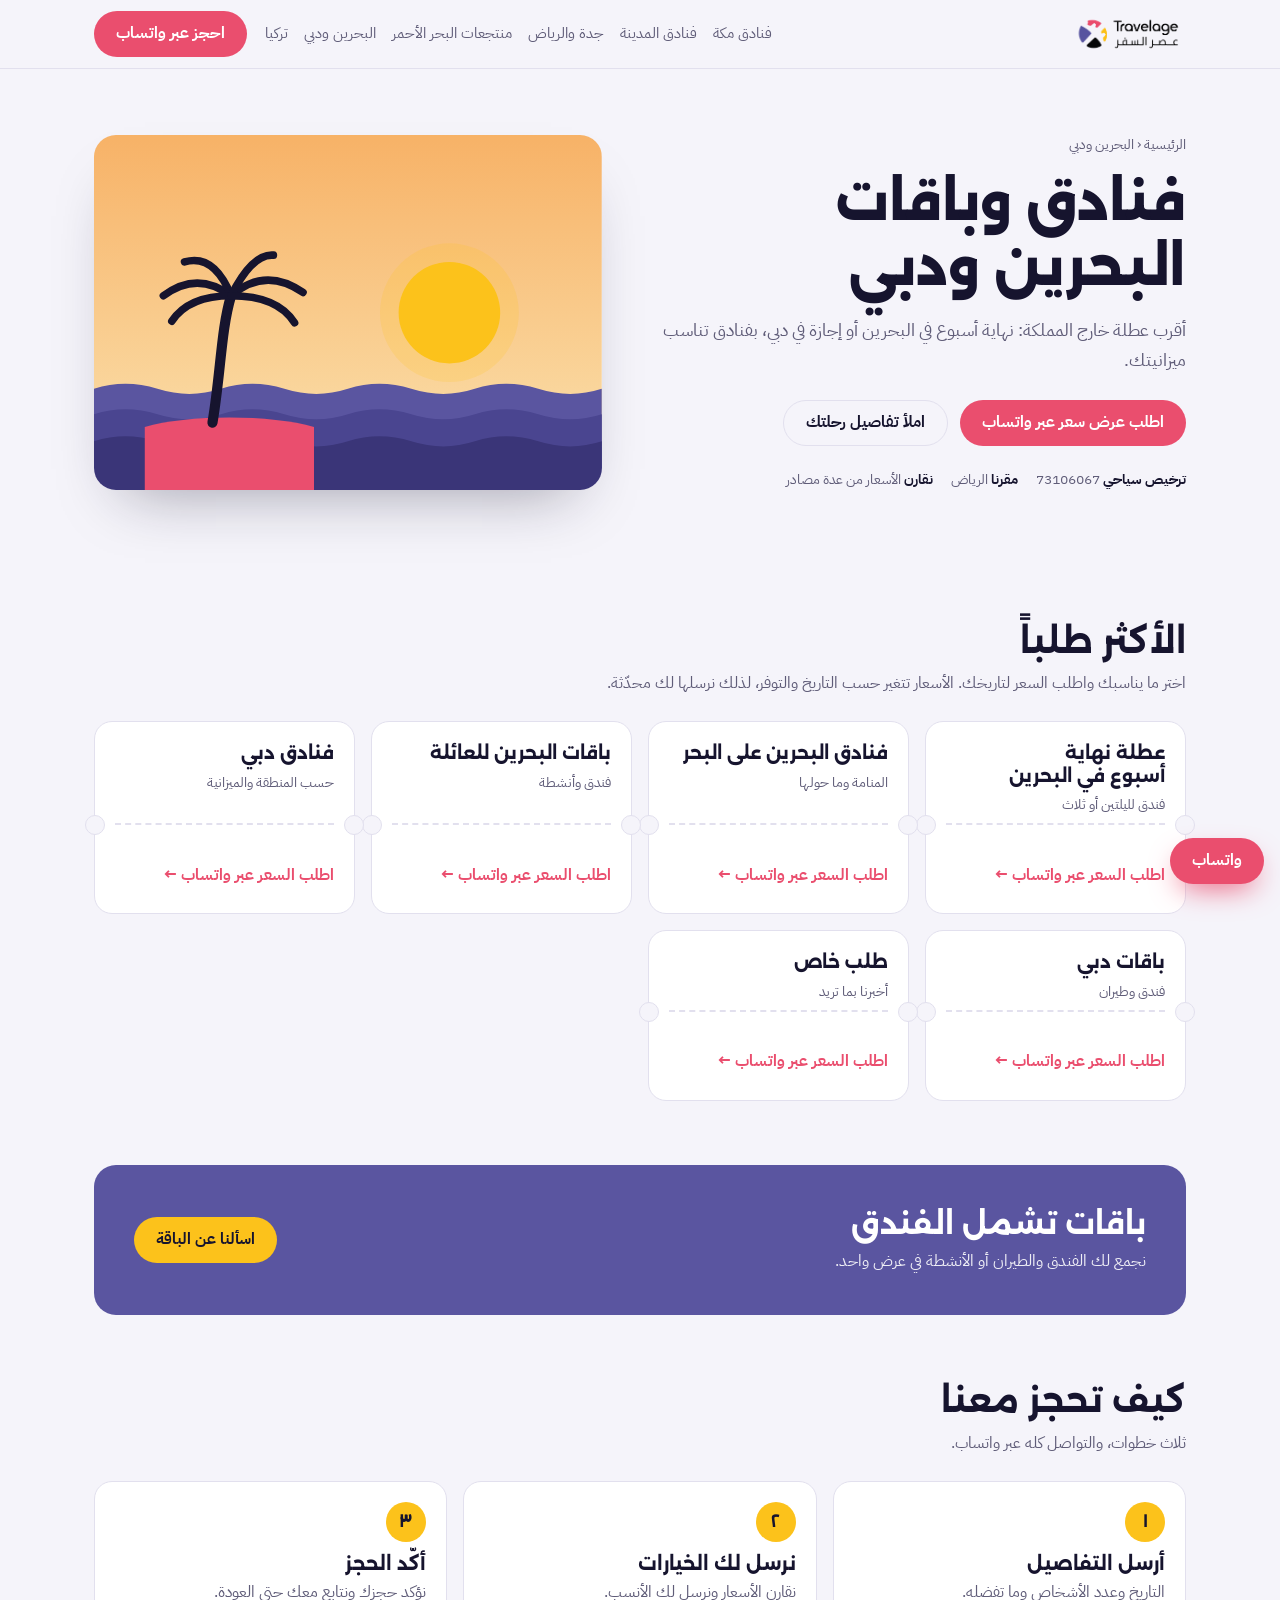
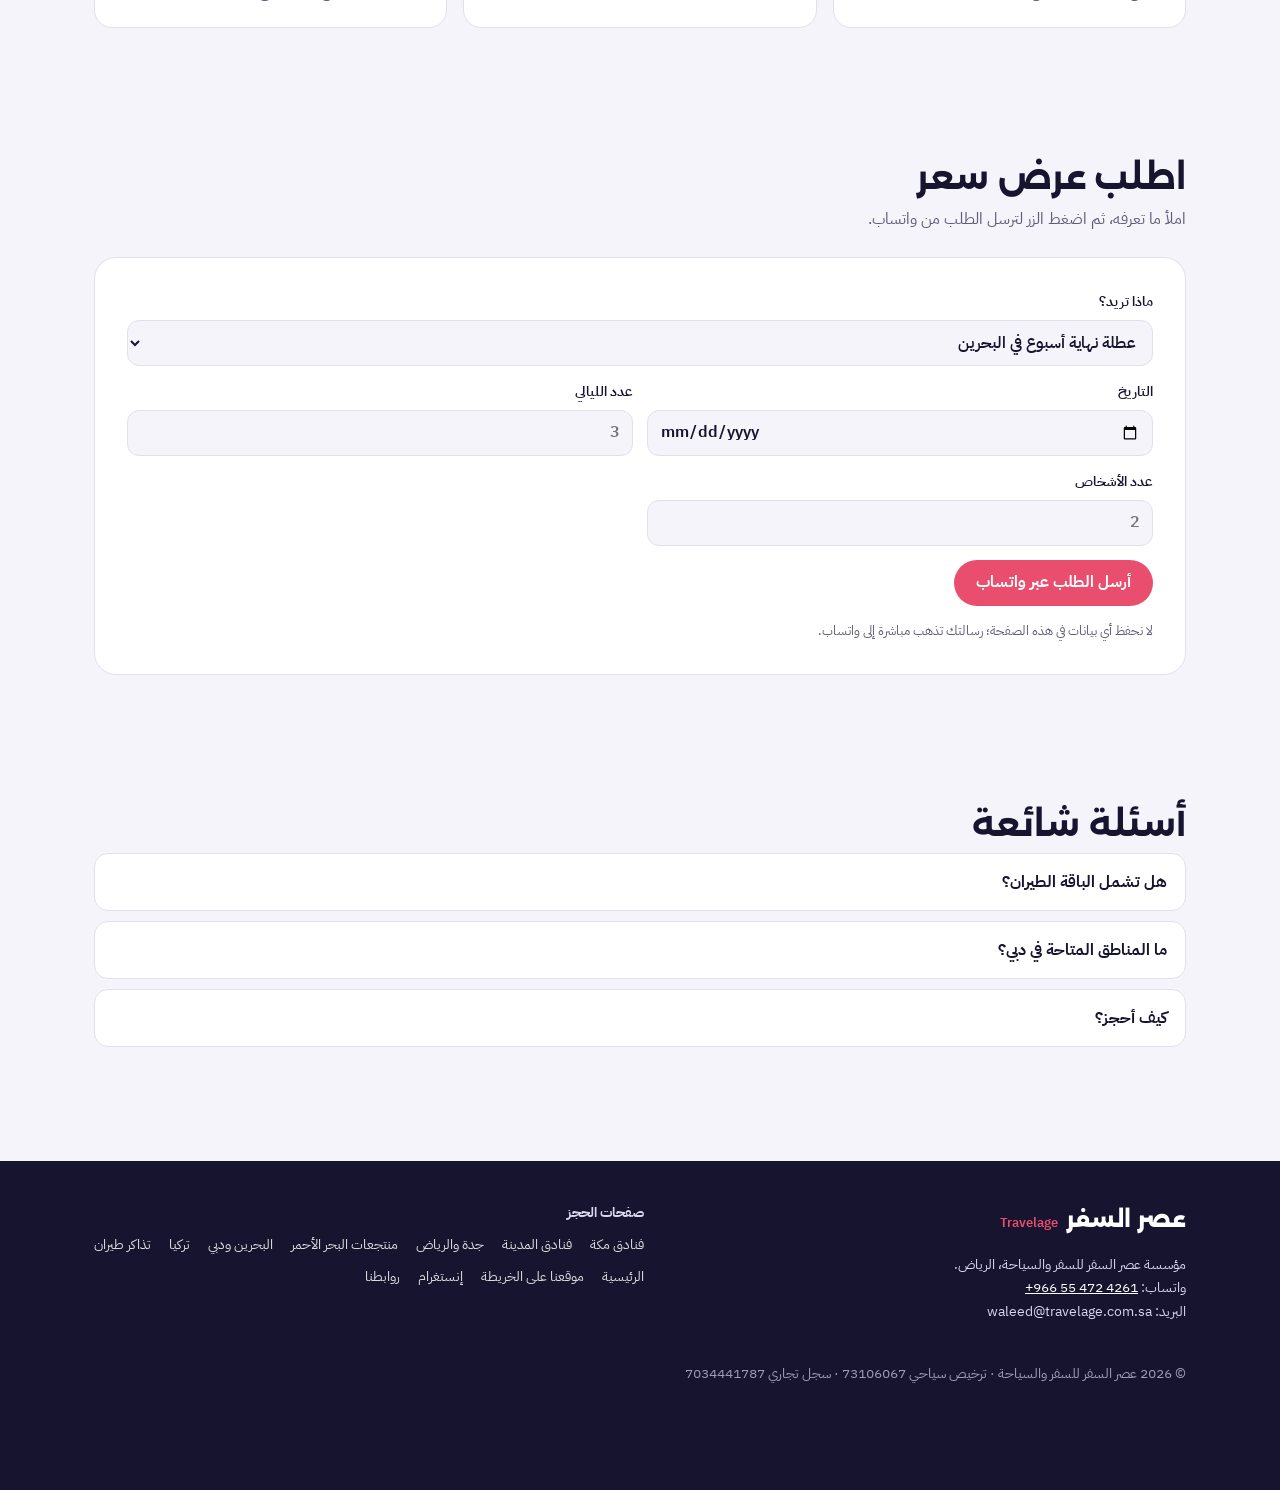
<file: bahrain-dubai.html>
<!DOCTYPE html><html lang="ar" dir="rtl"><head><script async src="https://www.googletagmanager.com/gtag/js?id=G-SQQ41Q1P3T"></script><script>window.dataLayer=window.dataLayer||[];function gtag(){dataLayer.push(arguments);}gtag('js',new Date());gtag('config','G-SQQ41Q1P3T');</script><meta charset="utf-8"><meta name="viewport" content="width=device-width,initial-scale=1">
<title>باقات البحرين ودبي وفنادقها | عصر السفر Travelage</title><meta name="description" content="فنادق البحرين ودبي وباقات عطلة نهاية الأسبوع للعائلة والأزواج. أرسل تاريخ رحلتك واحصل على عرض سعر خلال دقائق عبر واتساب."><link rel="canonical" href="https://www.travelage.com.sa/bahrain-dubai">
<meta property="og:title" content="باقات البحرين ودبي وفنادقها | عصر السفر Travelage"><meta property="og:description" content="فنادق البحرين ودبي وباقات عطلة نهاية الأسبوع للعائلة والأزواج. أرسل تاريخ رحلتك واحصل على عرض سعر خلال دقائق عبر واتساب."><meta property="og:type" content="website"><meta property="og:locale" content="ar_SA">
<link rel="preconnect" href="https://fonts.googleapis.com"><link rel="preconnect" href="https://fonts.gstatic.com" crossorigin><link href="https://fonts.googleapis.com/css2?family=Alexandria:wght@600;800&family=IBM+Plex+Sans+Arabic:wght@400;600;700&display=swap" rel="stylesheet">
<script type="application/ld+json">{"@context": "https://schema.org", "@graph": [{"@type": "TravelAgency", "name": "عصر السفر | Travelage", "url": "https://www.travelage.com.sa/", "telephone": "+966554724261", "email": "waleed@travelage.com.sa", "address": {"@type": "PostalAddress", "addressLocality": "الرياض", "addressCountry": "SA"}}, {"@type": "FAQPage", "mainEntity": [{"@type": "Question", "name": "هل تشمل الباقة الطيران؟", "acceptedAnswer": {"@type": "Answer", "text": "حسب رغبتك: فندق فقط، أو فندق مع الطيران."}}, {"@type": "Question", "name": "ما المناطق المتاحة في دبي؟", "acceptedAnswer": {"@type": "Answer", "text": "نرسل لك فنادق في عدة مناطق حسب ميزانيتك وما تفضله."}}, {"@type": "Question", "name": "كيف أحجز؟", "acceptedAnswer": {"@type": "Answer", "text": "أرسل الوجهة والتاريخ وعدد الأشخاص عبر واتساب."}}]}]}</script>
<link rel="stylesheet" href="lp.css"></head><body>
<header><div class="wrap nav"><a class="brand" href="/"><img src="logo.png" alt="Travelage | عصر السفر" height="42" style="display:block;height:42px;width:auto"></a><nav class="links" aria-label="صفحات الحجز"><a href="makkah-hotels.html">فنادق مكة</a><a href="madinah-hotels.html">فنادق المدينة</a><a href="jeddah-riyadh-hotels.html">جدة والرياض</a><a href="red-sea-resorts.html">منتجعات البحر الأحمر</a><a href="bahrain-dubai.html">البحرين ودبي</a><a href="turkey-packages.html">تركيا</a></nav><a class="btn" href="https://wa.me/966554724261" data-msg="مرحباً، أرغب في الاستفسار عن رحلة." data-wa="header">احجز عبر واتساب</a></div></header>
<main class="wrap">
<section class="hero"><div><div class="crumb"><a href="https://www.travelage.com.sa/">الرئيسية</a> ‹ البحرين ودبي</div><h1>فنادق وباقات البحرين ودبي</h1><p class="lead">أقرب عطلة خارج المملكة: نهاية أسبوع في البحرين أو إجازة في دبي، بفنادق تناسب ميزانيتك.</p>
<div class="acts"><a class="btn" href="https://wa.me/966554724261" data-msg="مرحباً، أرغب في عرض سعر: فنادق وباقات البحرين ودبي" data-wa="hero">اطلب عرض سعر عبر واتساب</a><a class="btn alt" href="#quote">املأ تفاصيل رحلتك</a></div>
<div class="trust"><span><b>ترخيص سياحي</b> 73106067</span><span><b>مقرنا</b> الرياض</span><span><b>نقارن</b> الأسعار من عدة مصادر</span></div></div>
<div class="pic"><svg viewBox="0 0 600 420" preserveAspectRatio="xMidYMid slice" role="img" aria-label="فنادق وباقات البحرين ودبي"><defs><linearGradient id="sk" x1="0" y1="0" x2="0" y2="1"><stop offset="0" stop-color="#f7b267"/><stop offset="1" stop-color="#fbe3b0"/></linearGradient><linearGradient id="gl" x1="0" y1="0" x2="1" y2="0"><stop offset="0" stop-color="#fff" stop-opacity=".18"/><stop offset="1" stop-color="#fff" stop-opacity="0"/></linearGradient></defs><pattern id="wn" width="7" height="18" patternUnits="userSpaceOnUse"><rect x="1" y="2" width="5" height="7" fill="#FCC21B" opacity=".55"/></pattern><rect width="600" height="420" fill="url(#sk)"/><circle cx="420" cy="210" r="82" fill="#FCC21B" opacity=".18"/><circle cx="420" cy="210" r="60" fill="#FCC21B"/><path d="M0 300 q 37 -12 75 0 t 75 0 t 75 0 t 75 0 t 75 0 t 75 0 t 75 0 t 75 0 V420 H0z" fill="#5A55A0"/><path d="M0 330 q 37 -12 75 0 t 75 0 t 75 0 t 75 0 t 75 0 t 75 0 t 75 0 t 75 0 V420 H0z" fill="#4a4590"/><path d="M0 362 q 37 -12 75 0 t 75 0 t 75 0 t 75 0 t 75 0 t 75 0 t 75 0 t 75 0 V420 H0z" fill="#3a3578"/><path d="M60 345 C110 330 210 330 260 345 V420 H60z" fill="#EA4E6E"/><path d="M140 340 C150 280 150 230 162 190" stroke="#16142E" stroke-width="12" fill="none" stroke-linecap="round"/><path d="M162 190 q-40 -30 -80 0" stroke="#16142E" stroke-width="9" fill="none" stroke-linecap="round"/><path d="M162 190 q40 -35 85 -4" stroke="#16142E" stroke-width="9" fill="none" stroke-linecap="round"/><path d="M162 190 q-20 -50 -55 -40" stroke="#16142E" stroke-width="9" fill="none" stroke-linecap="round"/><path d="M162 190 q25 -50 50 -48" stroke="#16142E" stroke-width="9" fill="none" stroke-linecap="round"/><path d="M162 190 q-50 0 -70 30" stroke="#16142E" stroke-width="9" fill="none" stroke-linecap="round"/><path d="M162 190 q55 0 75 32" stroke="#16142E" stroke-width="9" fill="none" stroke-linecap="round"/></svg></div></section>
<section class="band"><h2>الأكثر طلباً</h2><p class="sub">اختر ما يناسبك واطلب السعر لتاريخك. الأسعار تتغير حسب التاريخ والتوفر، لذلك نرسلها لك محدّثة.</p><div class="grid"><article class="tk"><h3>عطلة نهاية أسبوع في البحرين</h3><span class="ar">فندق لليلتين أو ثلاث</span><div class="cut"></div><a href="https://wa.me/966554724261" data-msg="مرحباً، أرغب في عرض سعر: عطلة نهاية أسبوع في البحرين" data-wa="card">اطلب السعر عبر واتساب ←</a></article><article class="tk"><h3>فنادق البحرين على البحر</h3><span class="ar">المنامة وما حولها</span><div class="cut"></div><a href="https://wa.me/966554724261" data-msg="مرحباً، أرغب في عرض سعر: فنادق البحرين على البحر" data-wa="card">اطلب السعر عبر واتساب ←</a></article><article class="tk"><h3>باقات البحرين للعائلة</h3><span class="ar">فندق وأنشطة</span><div class="cut"></div><a href="https://wa.me/966554724261" data-msg="مرحباً، أرغب في عرض سعر: باقات البحرين للعائلة" data-wa="card">اطلب السعر عبر واتساب ←</a></article><article class="tk"><h3>فنادق دبي</h3><span class="ar">حسب المنطقة والميزانية</span><div class="cut"></div><a href="https://wa.me/966554724261" data-msg="مرحباً، أرغب في عرض سعر: فنادق دبي" data-wa="card">اطلب السعر عبر واتساب ←</a></article><article class="tk"><h3>باقات دبي</h3><span class="ar">فندق وطيران</span><div class="cut"></div><a href="https://wa.me/966554724261" data-msg="مرحباً، أرغب في عرض سعر: باقات دبي" data-wa="card">اطلب السعر عبر واتساب ←</a></article><article class="tk"><h3>طلب خاص</h3><span class="ar">أخبرنا بما تريد</span><div class="cut"></div><a href="https://wa.me/966554724261" data-msg="مرحباً، أرغب في عرض سعر: طلب خاص" data-wa="card">اطلب السعر عبر واتساب ←</a></article></div></section>
<section class="extra"><div><h2 style="font-size:clamp(22px,2.6vw,30px)">باقات تشمل الفندق</h2><p>نجمع لك الفندق والطيران أو الأنشطة في عرض واحد.</p></div><a class="btn" href="https://wa.me/966554724261" data-msg="مرحباً، أرغب في الاستفسار عن: باقات تشمل الفندق" data-wa="package">اسألنا عن الباقة</a></section>
<section class="band"><h2>كيف تحجز معنا</h2><p class="sub">ثلاث خطوات، والتواصل كله عبر واتساب.</p><div class="steps"><div class="step"><b>١</b><h3>أرسل التفاصيل</h3><p>التاريخ وعدد الأشخاص وما تفضله.</p></div><div class="step"><b>٢</b><h3>نرسل لك الخيارات</h3><p>نقارن الأسعار ونرسل لك الأنسب.</p></div><div class="step"><b>٣</b><h3>أكّد الحجز</h3><p>نؤكد حجزك ونتابع معك حتى العودة.</p></div></div></section>
<section class="band" id="quote"><h2>اطلب عرض سعر</h2><p class="sub">املأ ما تعرفه، ثم اضغط الزر لترسل الطلب من واتساب.</p>
<form class="form" id="q"><label class="full">ماذا تريد؟<select name="item"><option>عطلة نهاية أسبوع في البحرين</option><option>فنادق البحرين على البحر</option><option>باقات البحرين للعائلة</option><option>فنادق دبي</option><option>باقات دبي</option><option>طلب خاص</option></select></label><label>التاريخ<input name="date" type="date"></label><label>عدد الليالي<input name="nights" type="number" min="1" inputmode="numeric" placeholder="3"></label><label>عدد الأشخاص<input name="people" type="number" min="1" inputmode="numeric" placeholder="2"></label>
<div class="full"><a class="btn" id="go" href="https://wa.me/966554724261" data-wa="form">أرسل الطلب عبر واتساب</a></div><p class="note full">لا نحفظ أي بيانات في هذه الصفحة؛ رسالتك تذهب مباشرة إلى واتساب.</p></form></section>
<section class="band"><h2>أسئلة شائعة</h2><details><summary>هل تشمل الباقة الطيران؟</summary><p>حسب رغبتك: فندق فقط، أو فندق مع الطيران.</p></details><details><summary>ما المناطق المتاحة في دبي؟</summary><p>نرسل لك فنادق في عدة مناطق حسب ميزانيتك وما تفضله.</p></details><details><summary>كيف أحجز؟</summary><p>أرسل الوجهة والتاريخ وعدد الأشخاص عبر واتساب.</p></details></section>
</main>
<footer><div class="wrap"><div class="fgrid"><div><div class="brand" style="color:#fff">عصر السفر <small>Travelage</small></div><p>مؤسسة عصر السفر للسفر والسياحة، الرياض.<br>واتساب: <a href="https://wa.me/966554724261" data-wa="footer" dir="ltr">+966 55 472 4261</a><br>البريد: <span dir="ltr">waleed@travelage.com.sa</span></p></div><div><b>صفحات الحجز</b><div class="flinks"><a href="makkah-hotels.html">فنادق مكة</a><a href="madinah-hotels.html">فنادق المدينة</a><a href="jeddah-riyadh-hotels.html">جدة والرياض</a><a href="red-sea-resorts.html">منتجعات البحر الأحمر</a><a href="bahrain-dubai.html">البحرين ودبي</a><a href="turkey-packages.html">تركيا</a><a href="flights.html">تذاكر طيران</a></div><div class="flinks"><a href="https://www.travelage.com.sa/">الرئيسية</a><a href="https://maps.app.goo.gl/MGqnAEnPt7NVdMoe7">موقعنا على الخريطة</a><a href="https://www.instagram.com/trvlage/">إنستغرام</a><a href="https://linktr.ee/trvlage">روابطنا</a></div></div></div><p style="opacity:.7;margin-top:24px">© 2026 عصر السفر للسفر والسياحة · ترخيص سياحي 73106067 · سجل تجاري 7034441787</p></div></footer>
<a class="btn float" href="https://wa.me/966554724261" data-msg="مرحباً، أرغب في عرض سعر: فنادق وباقات البحرين ودبي" data-wa="float" aria-label="واتساب">واتساب</a>
<script src="lp.js"></script></body></html>
</file>
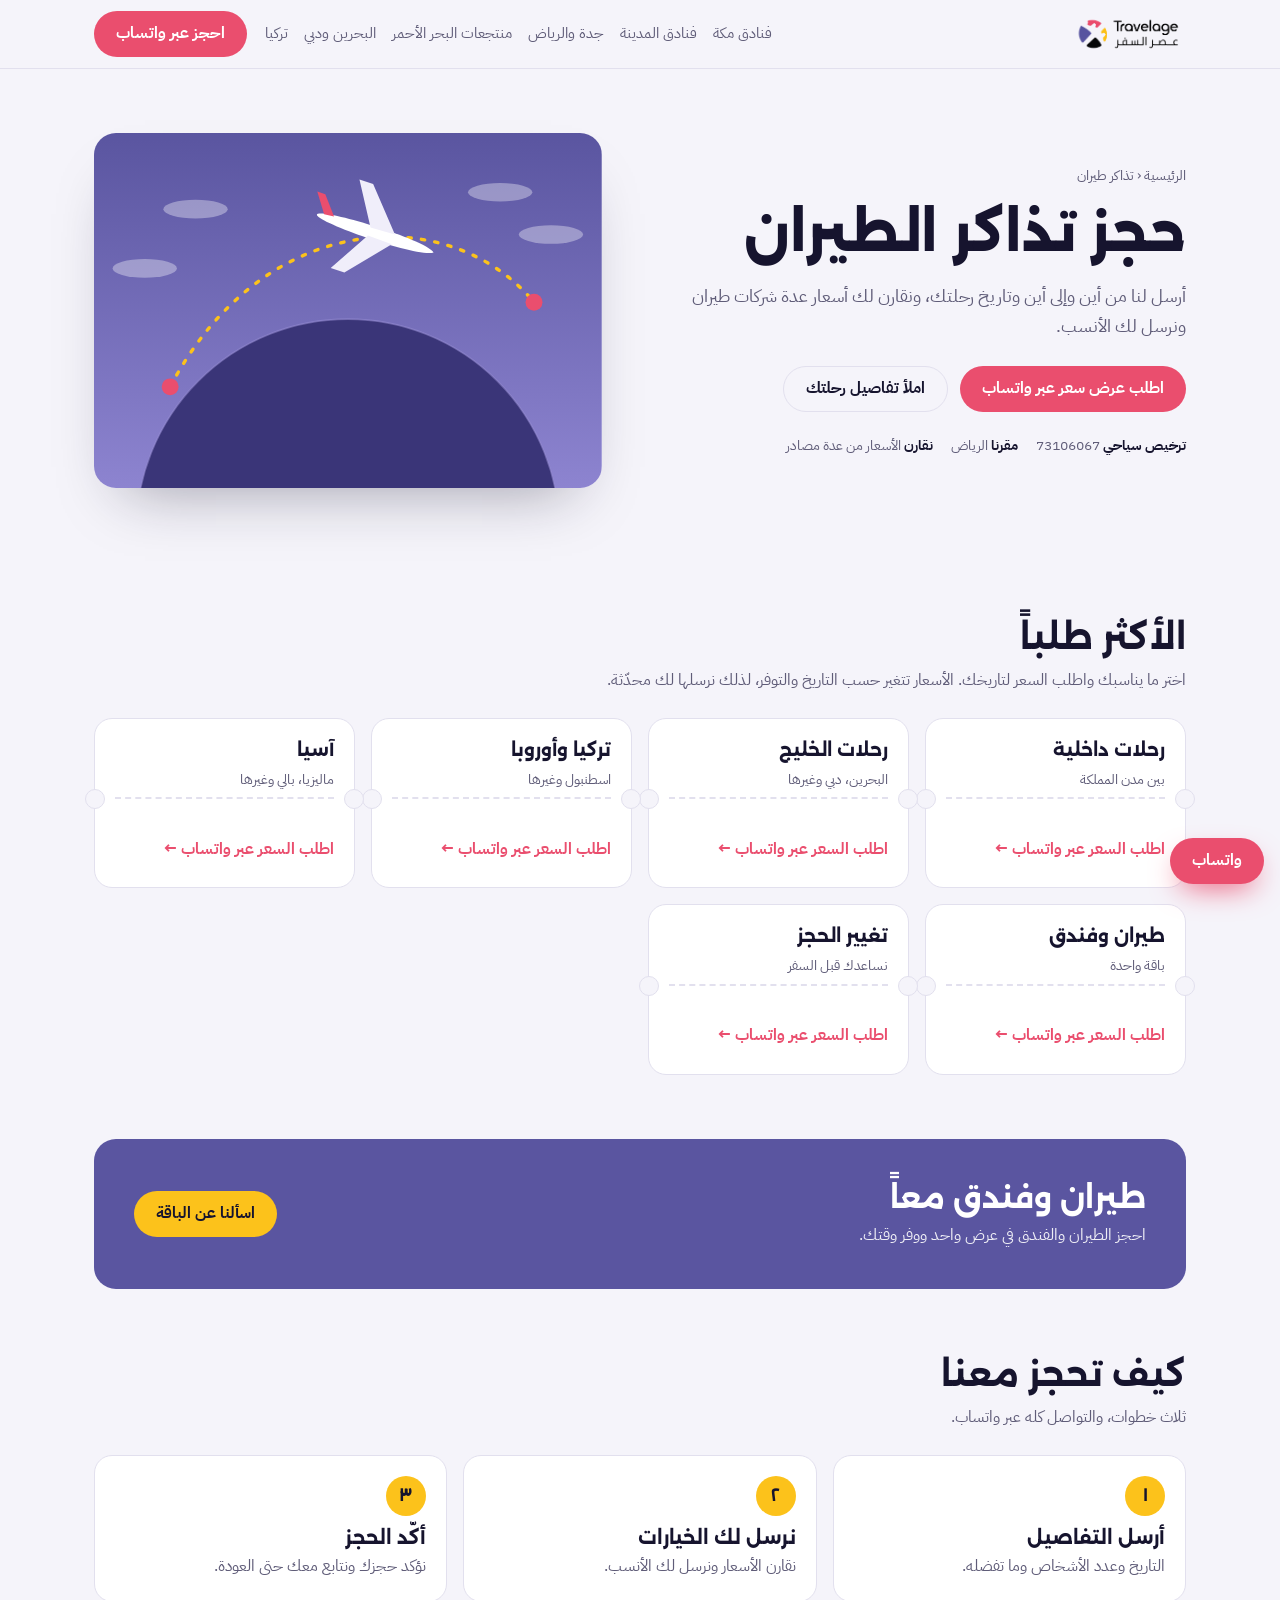
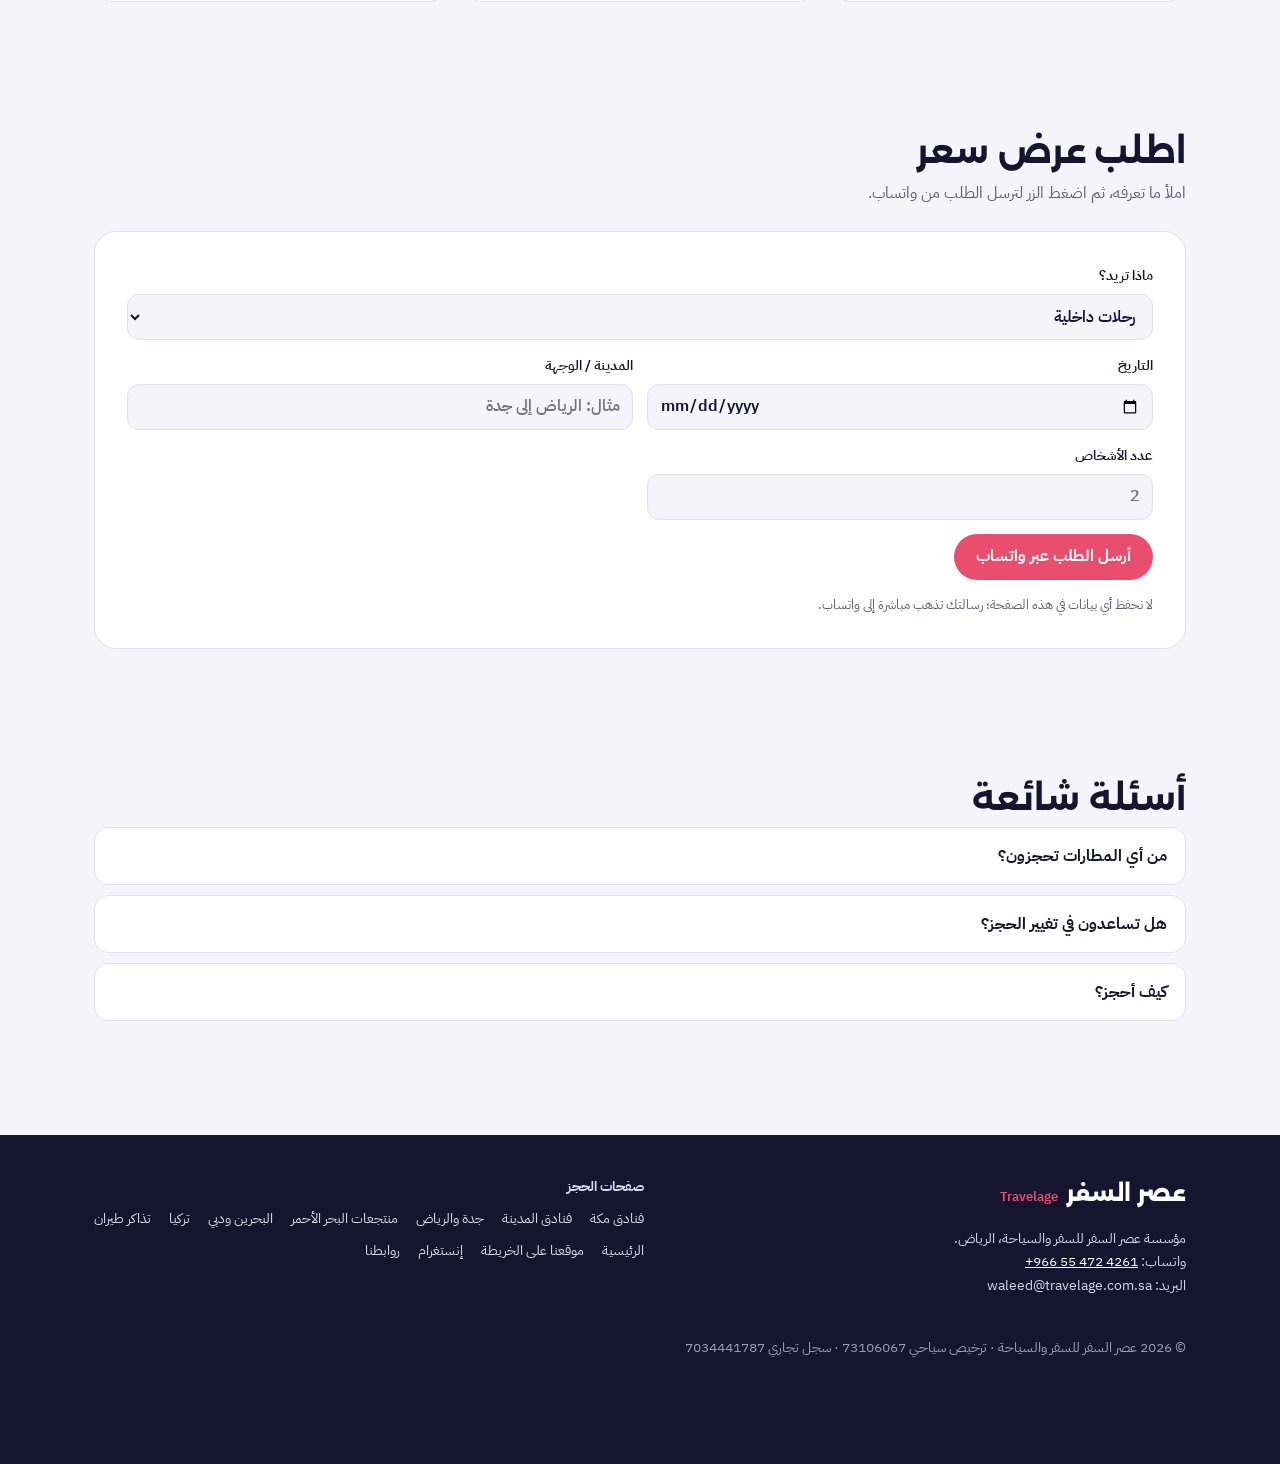
<file: flights.html>
<!DOCTYPE html><html lang="ar" dir="rtl"><head><script async src="https://www.googletagmanager.com/gtag/js?id=G-SQQ41Q1P3T"></script><script>window.dataLayer=window.dataLayer||[];function gtag(){dataLayer.push(arguments);}gtag('js',new Date());gtag('config','G-SQQ41Q1P3T');</script><meta charset="utf-8"><meta name="viewport" content="width=device-width,initial-scale=1">
<title>حجز تذاكر طيران بأسعار منافسة | عصر السفر Travelage</title><meta name="description" content="احجز تذاكر الطيران من الرياض وجدة والدمام إلى أشهر الوجهات. نقارن أسعار عدة شركات ونرسل لك أنسب خيار، ويمكن إضافة الفندق في باقة واحدة."><link rel="canonical" href="https://www.travelage.com.sa/flights">
<meta property="og:title" content="حجز تذاكر طيران بأسعار منافسة | عصر السفر Travelage"><meta property="og:description" content="احجز تذاكر الطيران من الرياض وجدة والدمام إلى أشهر الوجهات. نقارن أسعار عدة شركات ونرسل لك أنسب خيار، ويمكن إضافة الفندق في باقة واحدة."><meta property="og:type" content="website"><meta property="og:locale" content="ar_SA">
<link rel="preconnect" href="https://fonts.googleapis.com"><link rel="preconnect" href="https://fonts.gstatic.com" crossorigin><link href="https://fonts.googleapis.com/css2?family=Alexandria:wght@600;800&family=IBM+Plex+Sans+Arabic:wght@400;600;700&display=swap" rel="stylesheet">
<script type="application/ld+json">{"@context": "https://schema.org", "@graph": [{"@type": "TravelAgency", "name": "عصر السفر | Travelage", "url": "https://www.travelage.com.sa/", "telephone": "+966554724261", "email": "waleed@travelage.com.sa", "address": {"@type": "PostalAddress", "addressLocality": "الرياض", "addressCountry": "SA"}}, {"@type": "FAQPage", "mainEntity": [{"@type": "Question", "name": "من أي المطارات تحجزون؟", "acceptedAnswer": {"@type": "Answer", "text": "من الرياض وجدة والدمام وبقية مطارات المملكة."}}, {"@type": "Question", "name": "هل تساعدون في تغيير الحجز؟", "acceptedAnswer": {"@type": "Answer", "text": "نعم، نساعدك في التعديل حسب شروط شركة الطيران."}}, {"@type": "Question", "name": "كيف أحجز؟", "acceptedAnswer": {"@type": "Answer", "text": "أرسل المسار والتاريخ وعدد المسافرين عبر واتساب."}}]}]}</script>
<link rel="stylesheet" href="lp.css"></head><body>
<header><div class="wrap nav"><a class="brand" href="/"><img src="logo.png" alt="Travelage | عصر السفر" height="42" style="display:block;height:42px;width:auto"></a><nav class="links" aria-label="صفحات الحجز"><a href="makkah-hotels.html">فنادق مكة</a><a href="madinah-hotels.html">فنادق المدينة</a><a href="jeddah-riyadh-hotels.html">جدة والرياض</a><a href="red-sea-resorts.html">منتجعات البحر الأحمر</a><a href="bahrain-dubai.html">البحرين ودبي</a><a href="turkey-packages.html">تركيا</a></nav><a class="btn" href="https://wa.me/966554724261" data-msg="مرحباً، أرغب في الاستفسار عن رحلة." data-wa="header">احجز عبر واتساب</a></div></header>
<main class="wrap">
<section class="hero"><div><div class="crumb"><a href="https://www.travelage.com.sa/">الرئيسية</a> ‹ تذاكر طيران</div><h1>حجز تذاكر الطيران</h1><p class="lead">أرسل لنا من أين وإلى أين وتاريخ رحلتك، ونقارن لك أسعار عدة شركات طيران ونرسل لك الأنسب.</p>
<div class="acts"><a class="btn" href="https://wa.me/966554724261" data-msg="مرحباً، أرغب في عرض سعر: حجز تذاكر الطيران" data-wa="hero">اطلب عرض سعر عبر واتساب</a><a class="btn alt" href="#quote">املأ تفاصيل رحلتك</a></div>
<div class="trust"><span><b>ترخيص سياحي</b> 73106067</span><span><b>مقرنا</b> الرياض</span><span><b>نقارن</b> الأسعار من عدة مصادر</span></div></div>
<div class="pic"><svg viewBox="0 0 600 420" preserveAspectRatio="xMidYMid slice" role="img" aria-label="حجز تذاكر الطيران"><defs><linearGradient id="sk" x1="0" y1="0" x2="0" y2="1"><stop offset="0" stop-color="#5A55A0"/><stop offset="1" stop-color="#8d84d0"/></linearGradient><linearGradient id="gl" x1="0" y1="0" x2="1" y2="0"><stop offset="0" stop-color="#fff" stop-opacity=".18"/><stop offset="1" stop-color="#fff" stop-opacity="0"/></linearGradient></defs><pattern id="wn" width="7" height="18" patternUnits="userSpaceOnUse"><rect x="1" y="2" width="5" height="7" fill="#FCC21B" opacity=".55"/></pattern><rect width="600" height="420" fill="url(#sk)"/><circle cx="300" cy="470" r="250" fill="#3a3578"/><circle cx="300" cy="470" r="250" fill="none" stroke="#9a8fd6" stroke-width="2" opacity=".5"/><path d="M90 300 C200 90 420 80 520 200" stroke="#FCC21B" stroke-width="4" stroke-dasharray="4 12" fill="none" stroke-linecap="round"/><circle cx="90" cy="300" r="10" fill="#EA4E6E"/><circle cx="520" cy="200" r="10" fill="#EA4E6E"/><g transform="translate(330 118) rotate(18)"><path d="M-70 0 C-70 -9 60 -12 75 0 C60 12 -70 9 -70 0z" fill="#fff"/><path d="M-5 -5 L-35 -55 H-18 L25 -6z M-5 5 L-35 55 H-18 L25 6z" fill="#f0eefa"/><path d="M-62 -3 L-78 -26 H-68 L-50 -4z" fill="#EA4E6E"/></g><ellipse cx="120" cy="90" rx="38" ry="11" fill="#fff" opacity=".35"/><ellipse cx="480" cy="70" rx="38" ry="11" fill="#fff" opacity=".35"/><ellipse cx="60" cy="160" rx="38" ry="11" fill="#fff" opacity=".35"/><ellipse cx="540" cy="120" rx="38" ry="11" fill="#fff" opacity=".35"/></svg></div></section>
<section class="band"><h2>الأكثر طلباً</h2><p class="sub">اختر ما يناسبك واطلب السعر لتاريخك. الأسعار تتغير حسب التاريخ والتوفر، لذلك نرسلها لك محدّثة.</p><div class="grid"><article class="tk"><h3>رحلات داخلية</h3><span class="ar">بين مدن المملكة</span><div class="cut"></div><a href="https://wa.me/966554724261" data-msg="مرحباً، أرغب في عرض سعر: رحلات داخلية" data-wa="card">اطلب السعر عبر واتساب ←</a></article><article class="tk"><h3>رحلات الخليج</h3><span class="ar">البحرين، دبي وغيرها</span><div class="cut"></div><a href="https://wa.me/966554724261" data-msg="مرحباً، أرغب في عرض سعر: رحلات الخليج" data-wa="card">اطلب السعر عبر واتساب ←</a></article><article class="tk"><h3>تركيا وأوروبا</h3><span class="ar">اسطنبول وغيرها</span><div class="cut"></div><a href="https://wa.me/966554724261" data-msg="مرحباً، أرغب في عرض سعر: تركيا وأوروبا" data-wa="card">اطلب السعر عبر واتساب ←</a></article><article class="tk"><h3>آسيا</h3><span class="ar">ماليزيا، بالي وغيرها</span><div class="cut"></div><a href="https://wa.me/966554724261" data-msg="مرحباً، أرغب في عرض سعر: آسيا" data-wa="card">اطلب السعر عبر واتساب ←</a></article><article class="tk"><h3>طيران وفندق</h3><span class="ar">باقة واحدة</span><div class="cut"></div><a href="https://wa.me/966554724261" data-msg="مرحباً، أرغب في عرض سعر: طيران وفندق" data-wa="card">اطلب السعر عبر واتساب ←</a></article><article class="tk"><h3>تغيير الحجز</h3><span class="ar">نساعدك قبل السفر</span><div class="cut"></div><a href="https://wa.me/966554724261" data-msg="مرحباً، أرغب في عرض سعر: تغيير الحجز" data-wa="card">اطلب السعر عبر واتساب ←</a></article></div></section>
<section class="extra"><div><h2 style="font-size:clamp(22px,2.6vw,30px)">طيران وفندق معاً</h2><p>احجز الطيران والفندق في عرض واحد ووفر وقتك.</p></div><a class="btn" href="https://wa.me/966554724261" data-msg="مرحباً، أرغب في الاستفسار عن: طيران وفندق معاً" data-wa="package">اسألنا عن الباقة</a></section>
<section class="band"><h2>كيف تحجز معنا</h2><p class="sub">ثلاث خطوات، والتواصل كله عبر واتساب.</p><div class="steps"><div class="step"><b>١</b><h3>أرسل التفاصيل</h3><p>التاريخ وعدد الأشخاص وما تفضله.</p></div><div class="step"><b>٢</b><h3>نرسل لك الخيارات</h3><p>نقارن الأسعار ونرسل لك الأنسب.</p></div><div class="step"><b>٣</b><h3>أكّد الحجز</h3><p>نؤكد حجزك ونتابع معك حتى العودة.</p></div></div></section>
<section class="band" id="quote"><h2>اطلب عرض سعر</h2><p class="sub">املأ ما تعرفه، ثم اضغط الزر لترسل الطلب من واتساب.</p>
<form class="form" id="q"><label class="full">ماذا تريد؟<select name="item"><option>رحلات داخلية</option><option>رحلات الخليج</option><option>تركيا وأوروبا</option><option>آسيا</option><option>طيران وفندق</option><option>تغيير الحجز</option></select></label><label>التاريخ<input name="date" type="date"></label><label>المدينة / الوجهة<input name="city" autocomplete="off" placeholder="مثال: الرياض إلى جدة"></label><label>عدد الأشخاص<input name="people" type="number" min="1" inputmode="numeric" placeholder="2"></label>
<div class="full"><a class="btn" id="go" href="https://wa.me/966554724261" data-wa="form">أرسل الطلب عبر واتساب</a></div><p class="note full">لا نحفظ أي بيانات في هذه الصفحة؛ رسالتك تذهب مباشرة إلى واتساب.</p></form></section>
<section class="band"><h2>أسئلة شائعة</h2><details><summary>من أي المطارات تحجزون؟</summary><p>من الرياض وجدة والدمام وبقية مطارات المملكة.</p></details><details><summary>هل تساعدون في تغيير الحجز؟</summary><p>نعم، نساعدك في التعديل حسب شروط شركة الطيران.</p></details><details><summary>كيف أحجز؟</summary><p>أرسل المسار والتاريخ وعدد المسافرين عبر واتساب.</p></details></section>
</main>
<footer><div class="wrap"><div class="fgrid"><div><div class="brand" style="color:#fff">عصر السفر <small>Travelage</small></div><p>مؤسسة عصر السفر للسفر والسياحة، الرياض.<br>واتساب: <a href="https://wa.me/966554724261" data-wa="footer" dir="ltr">+966 55 472 4261</a><br>البريد: <span dir="ltr">waleed@travelage.com.sa</span></p></div><div><b>صفحات الحجز</b><div class="flinks"><a href="makkah-hotels.html">فنادق مكة</a><a href="madinah-hotels.html">فنادق المدينة</a><a href="jeddah-riyadh-hotels.html">جدة والرياض</a><a href="red-sea-resorts.html">منتجعات البحر الأحمر</a><a href="bahrain-dubai.html">البحرين ودبي</a><a href="turkey-packages.html">تركيا</a><a href="flights.html">تذاكر طيران</a></div><div class="flinks"><a href="https://www.travelage.com.sa/">الرئيسية</a><a href="https://maps.app.goo.gl/MGqnAEnPt7NVdMoe7">موقعنا على الخريطة</a><a href="https://www.instagram.com/trvlage/">إنستغرام</a><a href="https://linktr.ee/trvlage">روابطنا</a></div></div></div><p style="opacity:.7;margin-top:24px">© 2026 عصر السفر للسفر والسياحة · ترخيص سياحي 73106067 · سجل تجاري 7034441787</p></div></footer>
<a class="btn float" href="https://wa.me/966554724261" data-msg="مرحباً، أرغب في عرض سعر: حجز تذاكر الطيران" data-wa="float" aria-label="واتساب">واتساب</a>
<script src="lp.js"></script></body></html>
</file>
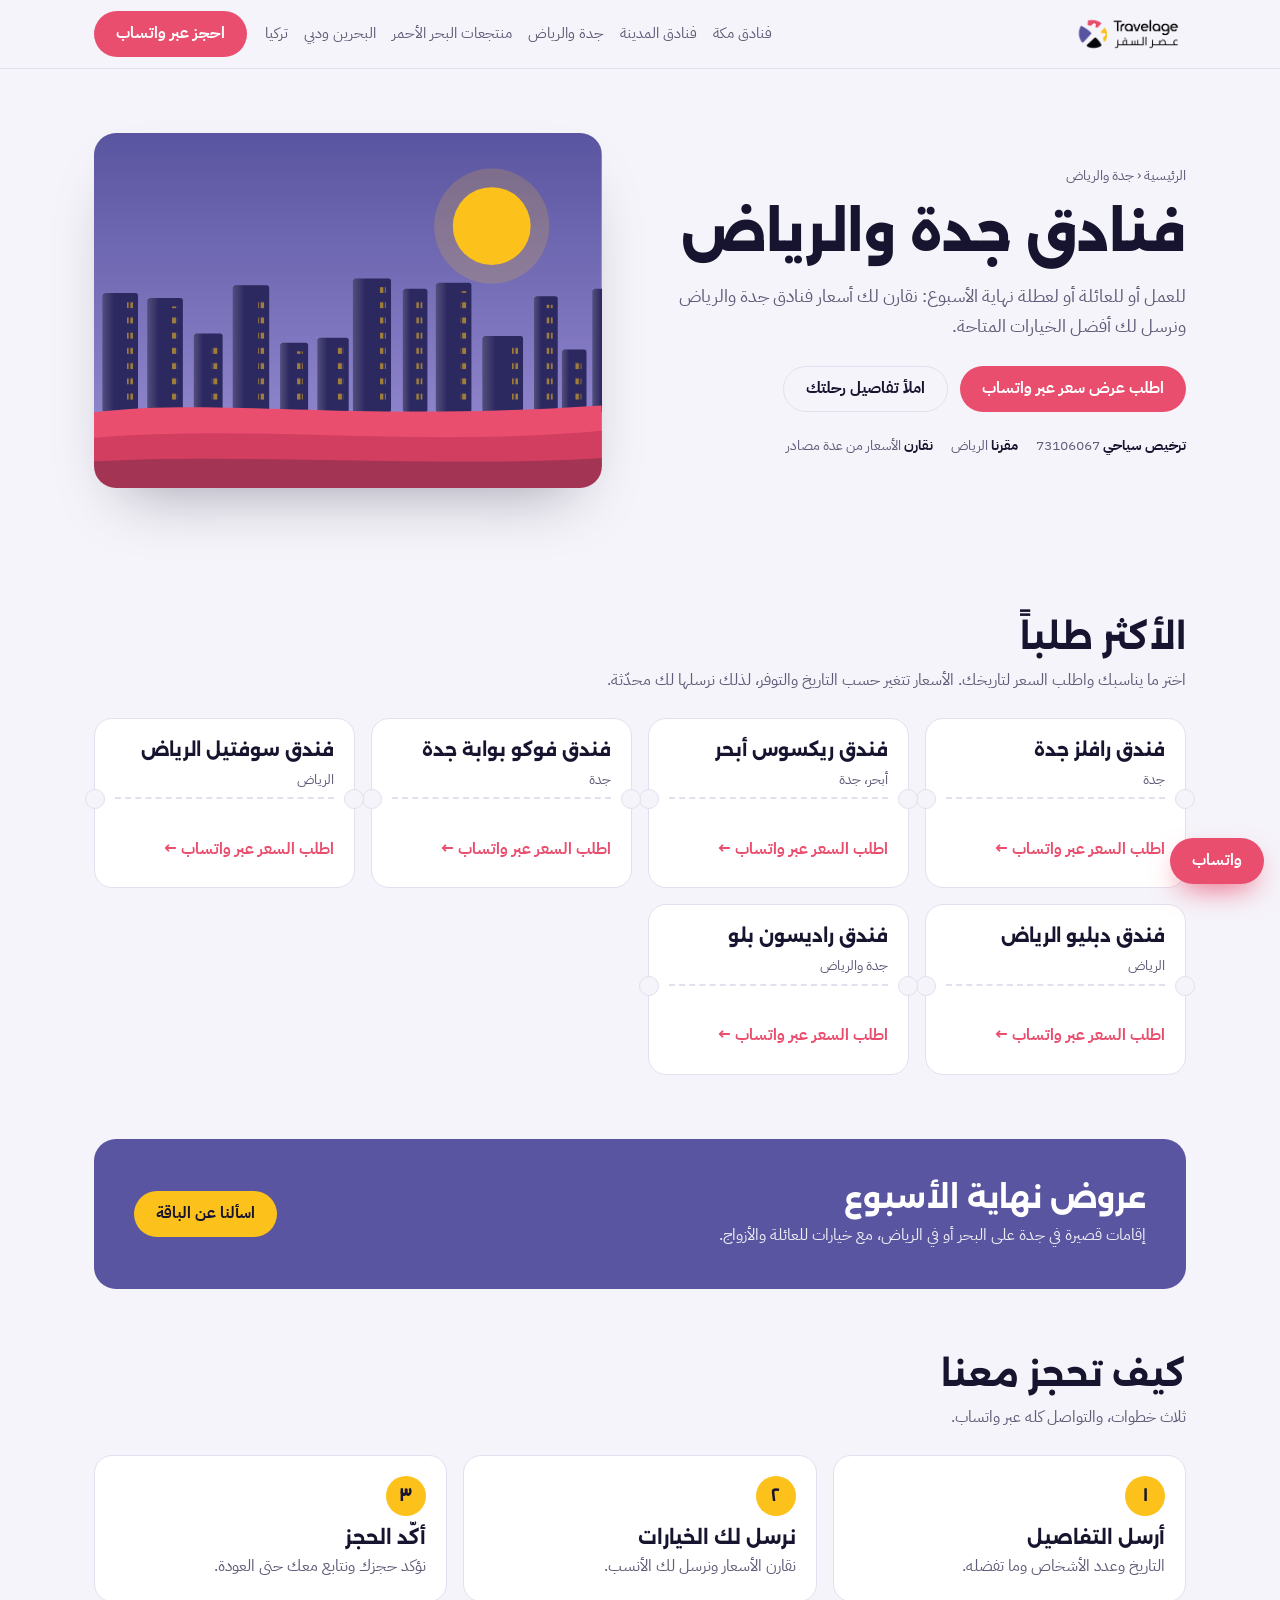
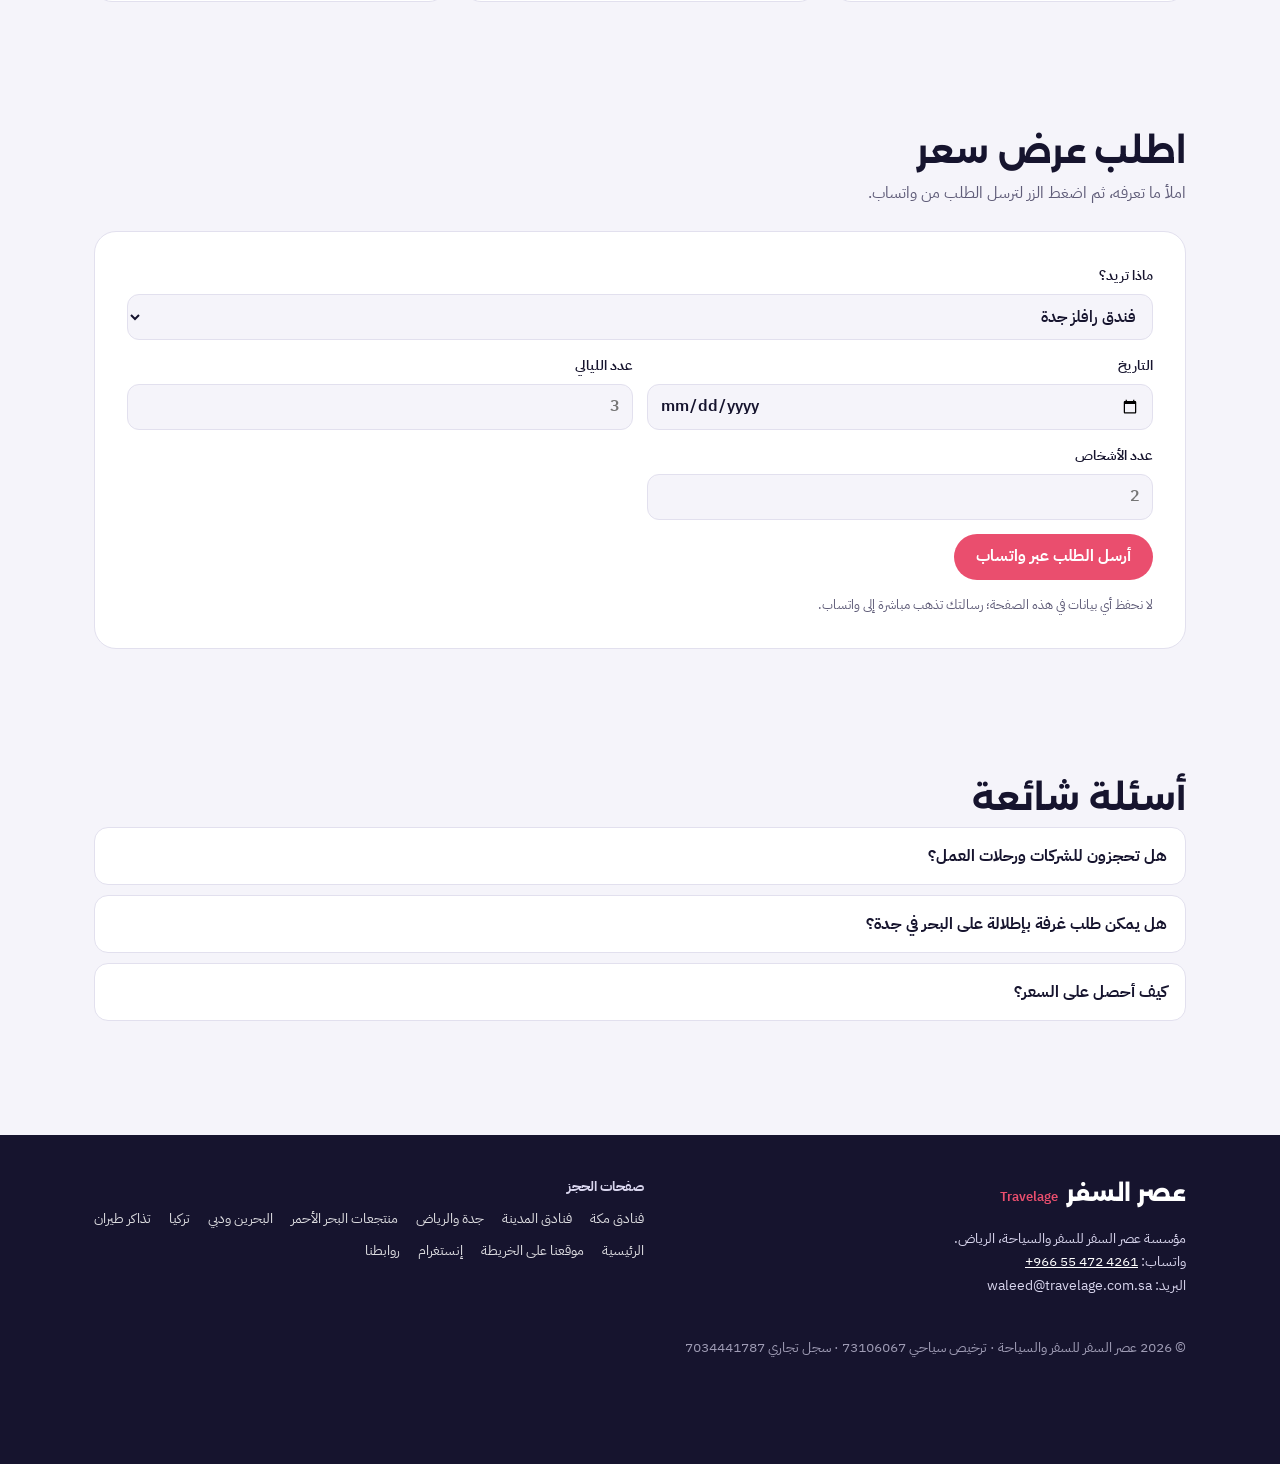
<file: jeddah-riyadh-hotels.html>
<!DOCTYPE html><html lang="ar" dir="rtl"><head><script async src="https://www.googletagmanager.com/gtag/js?id=G-SQQ41Q1P3T"></script><script>window.dataLayer=window.dataLayer||[];function gtag(){dataLayer.push(arguments);}gtag('js',new Date());gtag('config','G-SQQ41Q1P3T');</script><meta charset="utf-8"><meta name="viewport" content="width=device-width,initial-scale=1">
<title>فنادق جدة والرياض | رافلز، ريكسوس أبحر، سوفتيل | عصر السفر</title><meta name="description" content="احجز فنادق جدة والرياض: رافلز جدة، ريكسوس أبحر، فوكو بوابة جدة، سوفتيل الرياض، دبليو الرياض، راديسون بلو. عرض سعر خلال دقائق."><link rel="canonical" href="https://www.travelage.com.sa/jeddah-riyadh-hotels">
<meta property="og:title" content="فنادق جدة والرياض | رافلز، ريكسوس أبحر، سوفتيل | عصر السفر"><meta property="og:description" content="احجز فنادق جدة والرياض: رافلز جدة، ريكسوس أبحر، فوكو بوابة جدة، سوفتيل الرياض، دبليو الرياض، راديسون بلو. عرض سعر خلال دقائق."><meta property="og:type" content="website"><meta property="og:locale" content="ar_SA">
<link rel="preconnect" href="https://fonts.googleapis.com"><link rel="preconnect" href="https://fonts.gstatic.com" crossorigin><link href="https://fonts.googleapis.com/css2?family=Alexandria:wght@600;800&family=IBM+Plex+Sans+Arabic:wght@400;600;700&display=swap" rel="stylesheet">
<script type="application/ld+json">{"@context": "https://schema.org", "@graph": [{"@type": "TravelAgency", "name": "عصر السفر | Travelage", "url": "https://www.travelage.com.sa/", "telephone": "+966554724261", "email": "waleed@travelage.com.sa", "address": {"@type": "PostalAddress", "addressLocality": "الرياض", "addressCountry": "SA"}}, {"@type": "FAQPage", "mainEntity": [{"@type": "Question", "name": "هل تحجزون للشركات ورحلات العمل؟", "acceptedAnswer": {"@type": "Answer", "text": "نعم، نحجز لرحلات العمل والإقامات الطويلة ونرسل الفواتير باسم الجهة."}}, {"@type": "Question", "name": "هل يمكن طلب غرفة بإطلالة على البحر في جدة؟", "acceptedAnswer": {"@type": "Answer", "text": "نعم، اذكر ذلك في رسالتك ونبحث لك عن الغرف المتاحة بإطلالة بحرية."}}, {"@type": "Question", "name": "كيف أحصل على السعر؟", "acceptedAnswer": {"@type": "Answer", "text": "أرسل الفندق والتاريخ عبر واتساب ونرد عليك بعرض السعر."}}]}]}</script>
<link rel="stylesheet" href="lp.css"></head><body>
<header><div class="wrap nav"><a class="brand" href="/"><img src="logo.png" alt="Travelage | عصر السفر" height="42" style="display:block;height:42px;width:auto"></a><nav class="links" aria-label="صفحات الحجز"><a href="makkah-hotels.html">فنادق مكة</a><a href="madinah-hotels.html">فنادق المدينة</a><a href="jeddah-riyadh-hotels.html">جدة والرياض</a><a href="red-sea-resorts.html">منتجعات البحر الأحمر</a><a href="bahrain-dubai.html">البحرين ودبي</a><a href="turkey-packages.html">تركيا</a></nav><a class="btn" href="https://wa.me/966554724261" data-msg="مرحباً، أرغب في الاستفسار عن رحلة." data-wa="header">احجز عبر واتساب</a></div></header>
<main class="wrap">
<section class="hero"><div><div class="crumb"><a href="https://www.travelage.com.sa/">الرئيسية</a> ‹ جدة والرياض</div><h1>فنادق جدة والرياض</h1><p class="lead">للعمل أو للعائلة أو لعطلة نهاية الأسبوع: نقارن لك أسعار فنادق جدة والرياض ونرسل لك أفضل الخيارات المتاحة.</p>
<div class="acts"><a class="btn" href="https://wa.me/966554724261" data-msg="مرحباً، أرغب في عرض سعر: فنادق جدة والرياض" data-wa="hero">اطلب عرض سعر عبر واتساب</a><a class="btn alt" href="#quote">املأ تفاصيل رحلتك</a></div>
<div class="trust"><span><b>ترخيص سياحي</b> 73106067</span><span><b>مقرنا</b> الرياض</span><span><b>نقارن</b> الأسعار من عدة مصادر</span></div></div>
<div class="pic"><svg viewBox="0 0 600 420" preserveAspectRatio="xMidYMid slice" role="img" aria-label="فنادق جدة والرياض"><defs><linearGradient id="sk" x1="0" y1="0" x2="0" y2="1"><stop offset="0" stop-color="#5A55A0"/><stop offset="1" stop-color="#9a8fd6"/></linearGradient><linearGradient id="gl" x1="0" y1="0" x2="1" y2="0"><stop offset="0" stop-color="#fff" stop-opacity=".18"/><stop offset="1" stop-color="#fff" stop-opacity="0"/></linearGradient></defs><pattern id="wn" width="7" height="18" patternUnits="userSpaceOnUse"><rect x="1" y="2" width="5" height="7" fill="#FCC21B" opacity=".55"/></pattern><rect width="600" height="420" fill="url(#sk)"/><circle cx="470" cy="110" r="68" fill="#FCC21B" opacity=".18"/><circle cx="470" cy="110" r="46" fill="#FCC21B"/><rect x="10" y="189" width="42" height="141" rx="3" fill="#2c2860"/><rect x="10" y="189" width="14" height="141" fill="url(#gl)"/><rect x="39" y="199" width="7" height="123" fill="url(#wn)"/><rect x="63" y="195" width="42" height="135" rx="3" fill="#2c2860"/><rect x="63" y="195" width="14" height="135" fill="url(#gl)"/><rect x="92" y="205" width="7" height="117" fill="url(#wn)"/><rect x="118" y="237" width="34" height="93" rx="3" fill="#2c2860"/><rect x="118" y="237" width="11" height="93" fill="url(#gl)"/><rect x="139" y="247" width="7" height="75" fill="url(#wn)"/><rect x="164" y="180" width="43" height="150" rx="3" fill="#2c2860"/><rect x="164" y="180" width="14" height="150" fill="url(#gl)"/><rect x="194" y="190" width="7" height="132" fill="url(#wn)"/><rect x="220" y="248" width="33" height="82" rx="3" fill="#2c2860"/><rect x="220" y="248" width="11" height="82" fill="url(#gl)"/><rect x="240" y="258" width="7" height="64" fill="url(#wn)"/><rect x="264" y="242" width="37" height="88" rx="3" fill="#2c2860"/><rect x="264" y="242" width="12" height="88" fill="url(#gl)"/><rect x="288" y="252" width="7" height="70" fill="url(#wn)"/><rect x="306" y="172" width="45" height="158" rx="3" fill="#2c2860"/><rect x="306" y="172" width="15" height="158" fill="url(#gl)"/><rect x="338" y="182" width="7" height="140" fill="url(#wn)"/><rect x="365" y="184" width="29" height="146" rx="3" fill="#2c2860"/><rect x="365" y="184" width="9" height="146" fill="url(#gl)"/><rect x="381" y="194" width="7" height="128" fill="url(#wn)"/><rect x="404" y="177" width="42" height="153" rx="3" fill="#2c2860"/><rect x="404" y="177" width="14" height="153" fill="url(#gl)"/><rect x="433" y="187" width="7" height="135" fill="url(#wn)"/><rect x="459" y="240" width="48" height="90" rx="3" fill="#2c2860"/><rect x="459" y="240" width="16" height="90" fill="url(#gl)"/><rect x="494" y="250" width="7" height="72" fill="url(#wn)"/><rect x="520" y="193" width="28" height="137" rx="3" fill="#2c2860"/><rect x="520" y="193" width="9" height="137" fill="url(#gl)"/><rect x="535" y="203" width="7" height="119" fill="url(#wn)"/><rect x="553" y="256" width="29" height="74" rx="3" fill="#2c2860"/><rect x="553" y="256" width="9" height="74" fill="url(#gl)"/><rect x="569" y="266" width="7" height="56" fill="url(#wn)"/><rect x="589" y="184" width="35" height="146" rx="3" fill="#2c2860"/><rect x="589" y="184" width="11" height="146" fill="url(#gl)"/><rect x="611" y="194" width="7" height="128" fill="url(#wn)"/><path d="M0 330 C150 312 300 342 600 322 V420 H0z" fill="#EA4E6E"/><path d="M0 360 C200 344 380 372 600 352 V420 H0z" fill="#d23e60"/><path d="M0 388 C180 378 420 396 600 384 V420 H0z" fill="#16142E" opacity=".25"/></svg></div></section>
<section class="band"><h2>الأكثر طلباً</h2><p class="sub">اختر ما يناسبك واطلب السعر لتاريخك. الأسعار تتغير حسب التاريخ والتوفر، لذلك نرسلها لك محدّثة.</p><div class="grid"><article class="tk"><h3>فندق رافلز جدة</h3><span class="ar">جدة</span><div class="cut"></div><a href="https://wa.me/966554724261" data-msg="مرحباً، أرغب في عرض سعر: فندق رافلز جدة" data-wa="card">اطلب السعر عبر واتساب ←</a></article><article class="tk"><h3>فندق ريكسوس أبحر</h3><span class="ar">أبحر، جدة</span><div class="cut"></div><a href="https://wa.me/966554724261" data-msg="مرحباً، أرغب في عرض سعر: فندق ريكسوس أبحر" data-wa="card">اطلب السعر عبر واتساب ←</a></article><article class="tk"><h3>فندق فوكو بوابة جدة</h3><span class="ar">جدة</span><div class="cut"></div><a href="https://wa.me/966554724261" data-msg="مرحباً، أرغب في عرض سعر: فندق فوكو بوابة جدة" data-wa="card">اطلب السعر عبر واتساب ←</a></article><article class="tk"><h3>فندق سوفتيل الرياض</h3><span class="ar">الرياض</span><div class="cut"></div><a href="https://wa.me/966554724261" data-msg="مرحباً، أرغب في عرض سعر: فندق سوفتيل الرياض" data-wa="card">اطلب السعر عبر واتساب ←</a></article><article class="tk"><h3>فندق دبليو الرياض</h3><span class="ar">الرياض</span><div class="cut"></div><a href="https://wa.me/966554724261" data-msg="مرحباً، أرغب في عرض سعر: فندق دبليو الرياض" data-wa="card">اطلب السعر عبر واتساب ←</a></article><article class="tk"><h3>فندق راديسون بلو</h3><span class="ar">جدة والرياض</span><div class="cut"></div><a href="https://wa.me/966554724261" data-msg="مرحباً، أرغب في عرض سعر: فندق راديسون بلو" data-wa="card">اطلب السعر عبر واتساب ←</a></article></div></section>
<section class="extra"><div><h2 style="font-size:clamp(22px,2.6vw,30px)">عروض نهاية الأسبوع</h2><p>إقامات قصيرة في جدة على البحر أو في الرياض، مع خيارات للعائلة والأزواج.</p></div><a class="btn" href="https://wa.me/966554724261" data-msg="مرحباً، أرغب في الاستفسار عن: عروض نهاية الأسبوع" data-wa="package">اسألنا عن الباقة</a></section>
<section class="band"><h2>كيف تحجز معنا</h2><p class="sub">ثلاث خطوات، والتواصل كله عبر واتساب.</p><div class="steps"><div class="step"><b>١</b><h3>أرسل التفاصيل</h3><p>التاريخ وعدد الأشخاص وما تفضله.</p></div><div class="step"><b>٢</b><h3>نرسل لك الخيارات</h3><p>نقارن الأسعار ونرسل لك الأنسب.</p></div><div class="step"><b>٣</b><h3>أكّد الحجز</h3><p>نؤكد حجزك ونتابع معك حتى العودة.</p></div></div></section>
<section class="band" id="quote"><h2>اطلب عرض سعر</h2><p class="sub">املأ ما تعرفه، ثم اضغط الزر لترسل الطلب من واتساب.</p>
<form class="form" id="q"><label class="full">ماذا تريد؟<select name="item"><option>فندق رافلز جدة</option><option>فندق ريكسوس أبحر</option><option>فندق فوكو بوابة جدة</option><option>فندق سوفتيل الرياض</option><option>فندق دبليو الرياض</option><option>فندق راديسون بلو</option></select></label><label>التاريخ<input name="date" type="date"></label><label>عدد الليالي<input name="nights" type="number" min="1" inputmode="numeric" placeholder="3"></label><label>عدد الأشخاص<input name="people" type="number" min="1" inputmode="numeric" placeholder="2"></label>
<div class="full"><a class="btn" id="go" href="https://wa.me/966554724261" data-wa="form">أرسل الطلب عبر واتساب</a></div><p class="note full">لا نحفظ أي بيانات في هذه الصفحة؛ رسالتك تذهب مباشرة إلى واتساب.</p></form></section>
<section class="band"><h2>أسئلة شائعة</h2><details><summary>هل تحجزون للشركات ورحلات العمل؟</summary><p>نعم، نحجز لرحلات العمل والإقامات الطويلة ونرسل الفواتير باسم الجهة.</p></details><details><summary>هل يمكن طلب غرفة بإطلالة على البحر في جدة؟</summary><p>نعم، اذكر ذلك في رسالتك ونبحث لك عن الغرف المتاحة بإطلالة بحرية.</p></details><details><summary>كيف أحصل على السعر؟</summary><p>أرسل الفندق والتاريخ عبر واتساب ونرد عليك بعرض السعر.</p></details></section>
</main>
<footer><div class="wrap"><div class="fgrid"><div><div class="brand" style="color:#fff">عصر السفر <small>Travelage</small></div><p>مؤسسة عصر السفر للسفر والسياحة، الرياض.<br>واتساب: <a href="https://wa.me/966554724261" data-wa="footer" dir="ltr">+966 55 472 4261</a><br>البريد: <span dir="ltr">waleed@travelage.com.sa</span></p></div><div><b>صفحات الحجز</b><div class="flinks"><a href="makkah-hotels.html">فنادق مكة</a><a href="madinah-hotels.html">فنادق المدينة</a><a href="jeddah-riyadh-hotels.html">جدة والرياض</a><a href="red-sea-resorts.html">منتجعات البحر الأحمر</a><a href="bahrain-dubai.html">البحرين ودبي</a><a href="turkey-packages.html">تركيا</a><a href="flights.html">تذاكر طيران</a></div><div class="flinks"><a href="https://www.travelage.com.sa/">الرئيسية</a><a href="https://maps.app.goo.gl/MGqnAEnPt7NVdMoe7">موقعنا على الخريطة</a><a href="https://www.instagram.com/trvlage/">إنستغرام</a><a href="https://linktr.ee/trvlage">روابطنا</a></div></div></div><p style="opacity:.7;margin-top:24px">© 2026 عصر السفر للسفر والسياحة · ترخيص سياحي 73106067 · سجل تجاري 7034441787</p></div></footer>
<a class="btn float" href="https://wa.me/966554724261" data-msg="مرحباً، أرغب في عرض سعر: فنادق جدة والرياض" data-wa="float" aria-label="واتساب">واتساب</a>
<script src="lp.js"></script></body></html>
</file>
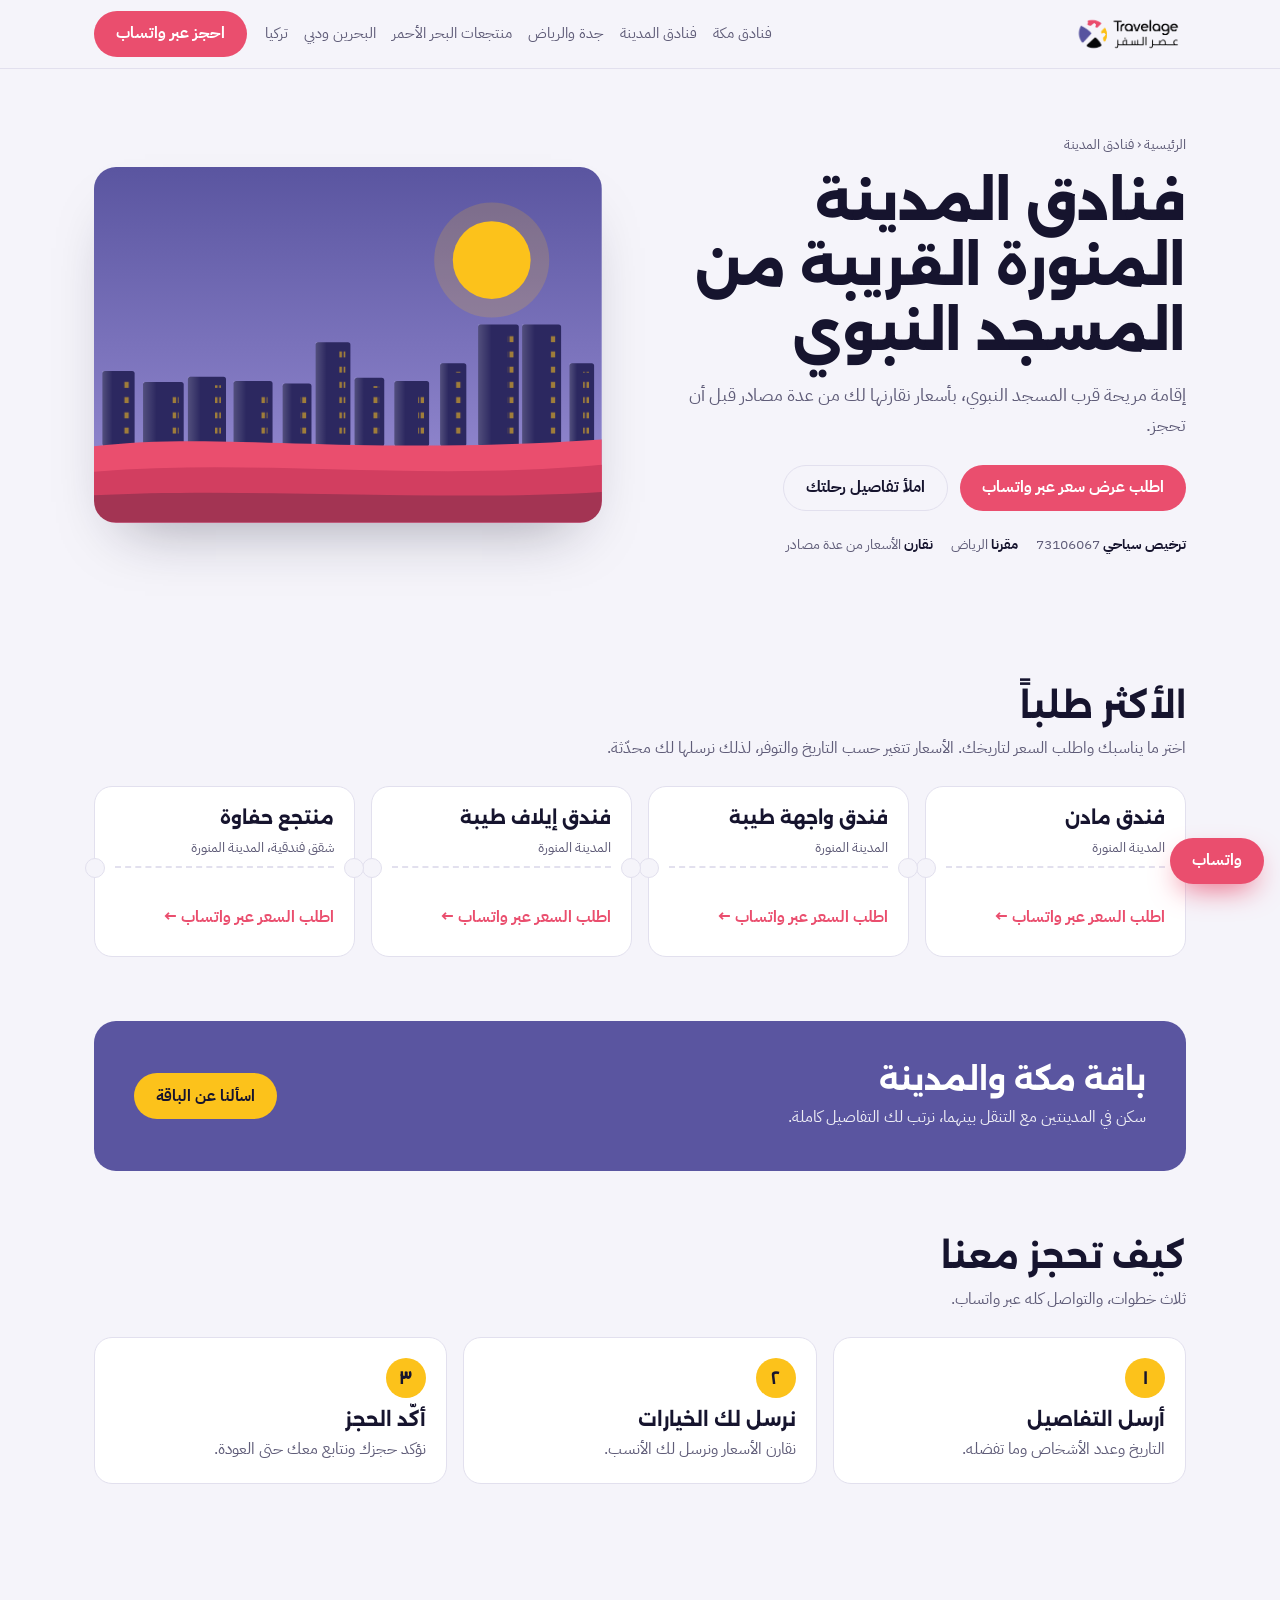
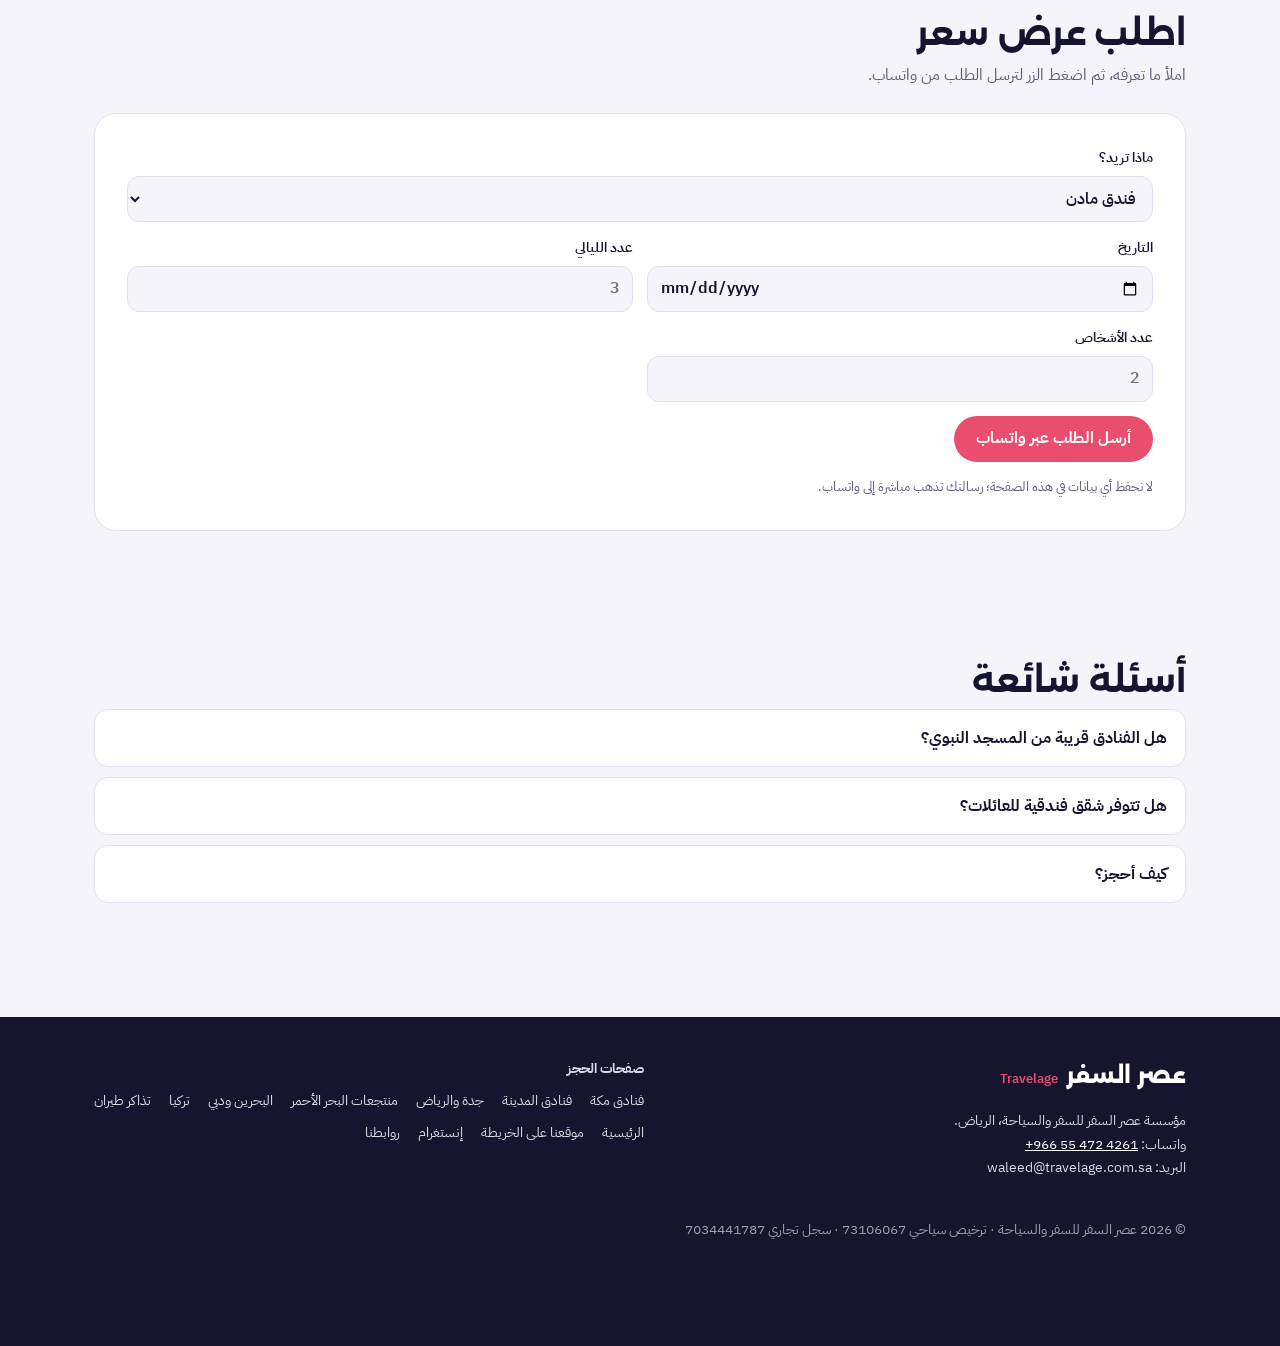
<file: madinah-hotels.html>
<!DOCTYPE html><html lang="ar" dir="rtl"><head><script async src="https://www.googletagmanager.com/gtag/js?id=G-SQQ41Q1P3T"></script><script>window.dataLayer=window.dataLayer||[];function gtag(){dataLayer.push(arguments);}gtag('js',new Date());gtag('config','G-SQQ41Q1P3T');</script><meta charset="utf-8"><meta name="viewport" content="width=device-width,initial-scale=1">
<title>فنادق المدينة المنورة قريبة من المسجد النبوي | عصر السفر</title><meta name="description" content="احجز فندقك في المدينة المنورة: مادن، واجهة طيبة، إيلاف طيبة، منتجع حفاوة وغيرها. باقات مكة والمدينة وعرض سعر سريع عبر واتساب."><link rel="canonical" href="https://www.travelage.com.sa/madinah-hotels">
<meta property="og:title" content="فنادق المدينة المنورة قريبة من المسجد النبوي | عصر السفر"><meta property="og:description" content="احجز فندقك في المدينة المنورة: مادن، واجهة طيبة، إيلاف طيبة، منتجع حفاوة وغيرها. باقات مكة والمدينة وعرض سعر سريع عبر واتساب."><meta property="og:type" content="website"><meta property="og:locale" content="ar_SA">
<link rel="preconnect" href="https://fonts.googleapis.com"><link rel="preconnect" href="https://fonts.gstatic.com" crossorigin><link href="https://fonts.googleapis.com/css2?family=Alexandria:wght@600;800&family=IBM+Plex+Sans+Arabic:wght@400;600;700&display=swap" rel="stylesheet">
<script type="application/ld+json">{"@context": "https://schema.org", "@graph": [{"@type": "TravelAgency", "name": "عصر السفر | Travelage", "url": "https://www.travelage.com.sa/", "telephone": "+966554724261", "email": "waleed@travelage.com.sa", "address": {"@type": "PostalAddress", "addressLocality": "الرياض", "addressCountry": "SA"}}, {"@type": "FAQPage", "mainEntity": [{"@type": "Question", "name": "هل الفنادق قريبة من المسجد النبوي؟", "acceptedAnswer": {"@type": "Answer", "text": "نرسل لك الخيارات حسب القرب الذي تريده والميزانية، مع توضيح موقع كل فندق."}}, {"@type": "Question", "name": "هل تتوفر شقق فندقية للعائلات؟", "acceptedAnswer": {"@type": "Answer", "text": "نعم، نوفر خيارات شقق فندقية وغرف عائلية حسب عدد الأشخاص."}}, {"@type": "Question", "name": "كيف أحجز؟", "acceptedAnswer": {"@type": "Answer", "text": "اضغط زر واتساب أو املأ النموذج، ونرسل لك عرض السعر."}}]}]}</script>
<link rel="stylesheet" href="lp.css"></head><body>
<header><div class="wrap nav"><a class="brand" href="/"><img src="logo.png" alt="Travelage | عصر السفر" height="42" style="display:block;height:42px;width:auto"></a><nav class="links" aria-label="صفحات الحجز"><a href="makkah-hotels.html">فنادق مكة</a><a href="madinah-hotels.html">فنادق المدينة</a><a href="jeddah-riyadh-hotels.html">جدة والرياض</a><a href="red-sea-resorts.html">منتجعات البحر الأحمر</a><a href="bahrain-dubai.html">البحرين ودبي</a><a href="turkey-packages.html">تركيا</a></nav><a class="btn" href="https://wa.me/966554724261" data-msg="مرحباً، أرغب في الاستفسار عن رحلة." data-wa="header">احجز عبر واتساب</a></div></header>
<main class="wrap">
<section class="hero"><div><div class="crumb"><a href="https://www.travelage.com.sa/">الرئيسية</a> ‹ فنادق المدينة</div><h1>فنادق المدينة المنورة القريبة من المسجد النبوي</h1><p class="lead">إقامة مريحة قرب المسجد النبوي، بأسعار نقارنها لك من عدة مصادر قبل أن تحجز.</p>
<div class="acts"><a class="btn" href="https://wa.me/966554724261" data-msg="مرحباً، أرغب في عرض سعر: فنادق المدينة المنورة القريبة من المسجد النبوي" data-wa="hero">اطلب عرض سعر عبر واتساب</a><a class="btn alt" href="#quote">املأ تفاصيل رحلتك</a></div>
<div class="trust"><span><b>ترخيص سياحي</b> 73106067</span><span><b>مقرنا</b> الرياض</span><span><b>نقارن</b> الأسعار من عدة مصادر</span></div></div>
<div class="pic"><svg viewBox="0 0 600 420" preserveAspectRatio="xMidYMid slice" role="img" aria-label="فنادق المدينة المنورة القريبة من المسجد النبوي"><defs><linearGradient id="sk" x1="0" y1="0" x2="0" y2="1"><stop offset="0" stop-color="#5A55A0"/><stop offset="1" stop-color="#9a8fd6"/></linearGradient><linearGradient id="gl" x1="0" y1="0" x2="1" y2="0"><stop offset="0" stop-color="#fff" stop-opacity=".18"/><stop offset="1" stop-color="#fff" stop-opacity="0"/></linearGradient></defs><pattern id="wn" width="7" height="18" patternUnits="userSpaceOnUse"><rect x="1" y="2" width="5" height="7" fill="#FCC21B" opacity=".55"/></pattern><rect width="600" height="420" fill="url(#sk)"/><circle cx="470" cy="110" r="68" fill="#FCC21B" opacity=".18"/><circle cx="470" cy="110" r="46" fill="#FCC21B"/><rect x="10" y="241" width="38" height="89" rx="3" fill="#2c2860"/><rect x="10" y="241" width="12" height="89" fill="url(#gl)"/><rect x="35" y="251" width="7" height="71" fill="url(#wn)"/><rect x="58" y="254" width="48" height="76" rx="3" fill="#2c2860"/><rect x="58" y="254" width="16" height="76" fill="url(#gl)"/><rect x="93" y="264" width="7" height="58" fill="url(#wn)"/><rect x="111" y="248" width="45" height="82" rx="3" fill="#2c2860"/><rect x="111" y="248" width="15" height="82" fill="url(#gl)"/><rect x="143" y="258" width="7" height="64" fill="url(#wn)"/><rect x="165" y="253" width="46" height="77" rx="3" fill="#2c2860"/><rect x="165" y="253" width="15" height="77" fill="url(#gl)"/><rect x="198" y="263" width="7" height="59" fill="url(#wn)"/><rect x="223" y="256" width="34" height="74" rx="3" fill="#2c2860"/><rect x="223" y="256" width="11" height="74" fill="url(#gl)"/><rect x="244" y="266" width="7" height="56" fill="url(#wn)"/><rect x="262" y="207" width="41" height="123" rx="3" fill="#2c2860"/><rect x="262" y="207" width="13" height="123" fill="url(#gl)"/><rect x="290" y="217" width="7" height="105" fill="url(#wn)"/><rect x="308" y="249" width="35" height="81" rx="3" fill="#2c2860"/><rect x="308" y="249" width="11" height="81" fill="url(#gl)"/><rect x="330" y="259" width="7" height="63" fill="url(#wn)"/><rect x="355" y="253" width="41" height="77" rx="3" fill="#2c2860"/><rect x="355" y="253" width="13" height="77" fill="url(#gl)"/><rect x="383" y="263" width="7" height="59" fill="url(#wn)"/><rect x="409" y="232" width="31" height="98" rx="3" fill="#2c2860"/><rect x="409" y="232" width="10" height="98" fill="url(#gl)"/><rect x="427" y="242" width="7" height="80" fill="url(#wn)"/><rect x="454" y="186" width="48" height="144" rx="3" fill="#2c2860"/><rect x="454" y="186" width="16" height="144" fill="url(#gl)"/><rect x="489" y="196" width="7" height="126" fill="url(#wn)"/><rect x="506" y="186" width="46" height="144" rx="3" fill="#2c2860"/><rect x="506" y="186" width="15" height="144" fill="url(#gl)"/><rect x="539" y="196" width="7" height="126" fill="url(#wn)"/><rect x="562" y="232" width="29" height="98" rx="3" fill="#2c2860"/><rect x="562" y="232" width="9" height="98" fill="url(#gl)"/><rect x="578" y="242" width="7" height="80" fill="url(#wn)"/><path d="M0 330 C150 312 300 342 600 322 V420 H0z" fill="#EA4E6E"/><path d="M0 360 C200 344 380 372 600 352 V420 H0z" fill="#d23e60"/><path d="M0 388 C180 378 420 396 600 384 V420 H0z" fill="#16142E" opacity=".25"/></svg></div></section>
<section class="band"><h2>الأكثر طلباً</h2><p class="sub">اختر ما يناسبك واطلب السعر لتاريخك. الأسعار تتغير حسب التاريخ والتوفر، لذلك نرسلها لك محدّثة.</p><div class="grid"><article class="tk"><h3>فندق مادن</h3><span class="ar">المدينة المنورة</span><div class="cut"></div><a href="https://wa.me/966554724261" data-msg="مرحباً، أرغب في عرض سعر: فندق مادن" data-wa="card">اطلب السعر عبر واتساب ←</a></article><article class="tk"><h3>فندق واجهة طيبة</h3><span class="ar">المدينة المنورة</span><div class="cut"></div><a href="https://wa.me/966554724261" data-msg="مرحباً، أرغب في عرض سعر: فندق واجهة طيبة" data-wa="card">اطلب السعر عبر واتساب ←</a></article><article class="tk"><h3>فندق إيلاف طيبة</h3><span class="ar">المدينة المنورة</span><div class="cut"></div><a href="https://wa.me/966554724261" data-msg="مرحباً، أرغب في عرض سعر: فندق إيلاف طيبة" data-wa="card">اطلب السعر عبر واتساب ←</a></article><article class="tk"><h3>منتجع حفاوة</h3><span class="ar">شقق فندقية، المدينة المنورة</span><div class="cut"></div><a href="https://wa.me/966554724261" data-msg="مرحباً، أرغب في عرض سعر: منتجع حفاوة" data-wa="card">اطلب السعر عبر واتساب ←</a></article></div></section>
<section class="extra"><div><h2 style="font-size:clamp(22px,2.6vw,30px)">باقة مكة والمدينة</h2><p>سكن في المدينتين مع التنقل بينهما، نرتب لك التفاصيل كاملة.</p></div><a class="btn" href="https://wa.me/966554724261" data-msg="مرحباً، أرغب في الاستفسار عن: باقة مكة والمدينة" data-wa="package">اسألنا عن الباقة</a></section>
<section class="band"><h2>كيف تحجز معنا</h2><p class="sub">ثلاث خطوات، والتواصل كله عبر واتساب.</p><div class="steps"><div class="step"><b>١</b><h3>أرسل التفاصيل</h3><p>التاريخ وعدد الأشخاص وما تفضله.</p></div><div class="step"><b>٢</b><h3>نرسل لك الخيارات</h3><p>نقارن الأسعار ونرسل لك الأنسب.</p></div><div class="step"><b>٣</b><h3>أكّد الحجز</h3><p>نؤكد حجزك ونتابع معك حتى العودة.</p></div></div></section>
<section class="band" id="quote"><h2>اطلب عرض سعر</h2><p class="sub">املأ ما تعرفه، ثم اضغط الزر لترسل الطلب من واتساب.</p>
<form class="form" id="q"><label class="full">ماذا تريد؟<select name="item"><option>فندق مادن</option><option>فندق واجهة طيبة</option><option>فندق إيلاف طيبة</option><option>منتجع حفاوة</option></select></label><label>التاريخ<input name="date" type="date"></label><label>عدد الليالي<input name="nights" type="number" min="1" inputmode="numeric" placeholder="3"></label><label>عدد الأشخاص<input name="people" type="number" min="1" inputmode="numeric" placeholder="2"></label>
<div class="full"><a class="btn" id="go" href="https://wa.me/966554724261" data-wa="form">أرسل الطلب عبر واتساب</a></div><p class="note full">لا نحفظ أي بيانات في هذه الصفحة؛ رسالتك تذهب مباشرة إلى واتساب.</p></form></section>
<section class="band"><h2>أسئلة شائعة</h2><details><summary>هل الفنادق قريبة من المسجد النبوي؟</summary><p>نرسل لك الخيارات حسب القرب الذي تريده والميزانية، مع توضيح موقع كل فندق.</p></details><details><summary>هل تتوفر شقق فندقية للعائلات؟</summary><p>نعم، نوفر خيارات شقق فندقية وغرف عائلية حسب عدد الأشخاص.</p></details><details><summary>كيف أحجز؟</summary><p>اضغط زر واتساب أو املأ النموذج، ونرسل لك عرض السعر.</p></details></section>
</main>
<footer><div class="wrap"><div class="fgrid"><div><div class="brand" style="color:#fff">عصر السفر <small>Travelage</small></div><p>مؤسسة عصر السفر للسفر والسياحة، الرياض.<br>واتساب: <a href="https://wa.me/966554724261" data-wa="footer" dir="ltr">+966 55 472 4261</a><br>البريد: <span dir="ltr">waleed@travelage.com.sa</span></p></div><div><b>صفحات الحجز</b><div class="flinks"><a href="makkah-hotels.html">فنادق مكة</a><a href="madinah-hotels.html">فنادق المدينة</a><a href="jeddah-riyadh-hotels.html">جدة والرياض</a><a href="red-sea-resorts.html">منتجعات البحر الأحمر</a><a href="bahrain-dubai.html">البحرين ودبي</a><a href="turkey-packages.html">تركيا</a><a href="flights.html">تذاكر طيران</a></div><div class="flinks"><a href="https://www.travelage.com.sa/">الرئيسية</a><a href="https://maps.app.goo.gl/MGqnAEnPt7NVdMoe7">موقعنا على الخريطة</a><a href="https://www.instagram.com/trvlage/">إنستغرام</a><a href="https://linktr.ee/trvlage">روابطنا</a></div></div></div><p style="opacity:.7;margin-top:24px">© 2026 عصر السفر للسفر والسياحة · ترخيص سياحي 73106067 · سجل تجاري 7034441787</p></div></footer>
<a class="btn float" href="https://wa.me/966554724261" data-msg="مرحباً، أرغب في عرض سعر: فنادق المدينة المنورة القريبة من المسجد النبوي" data-wa="float" aria-label="واتساب">واتساب</a>
<script src="lp.js"></script></body></html>
</file>
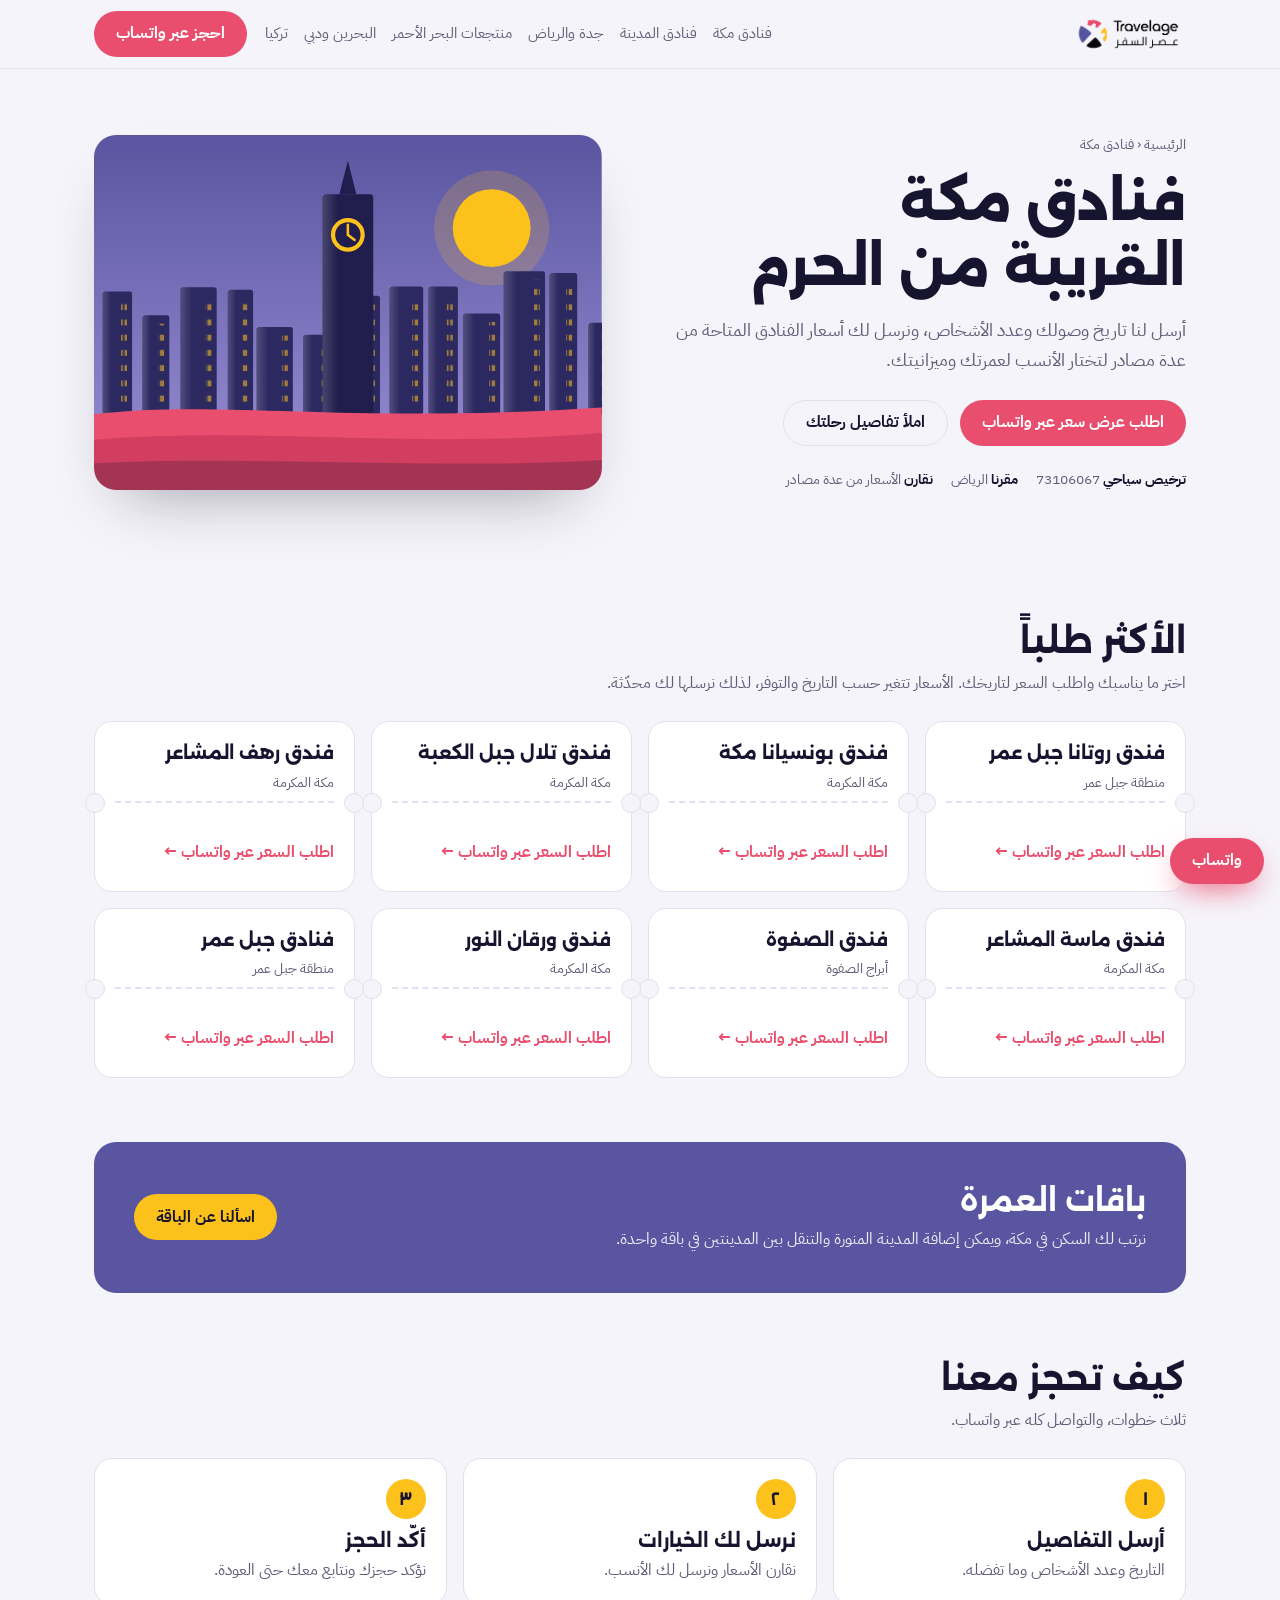
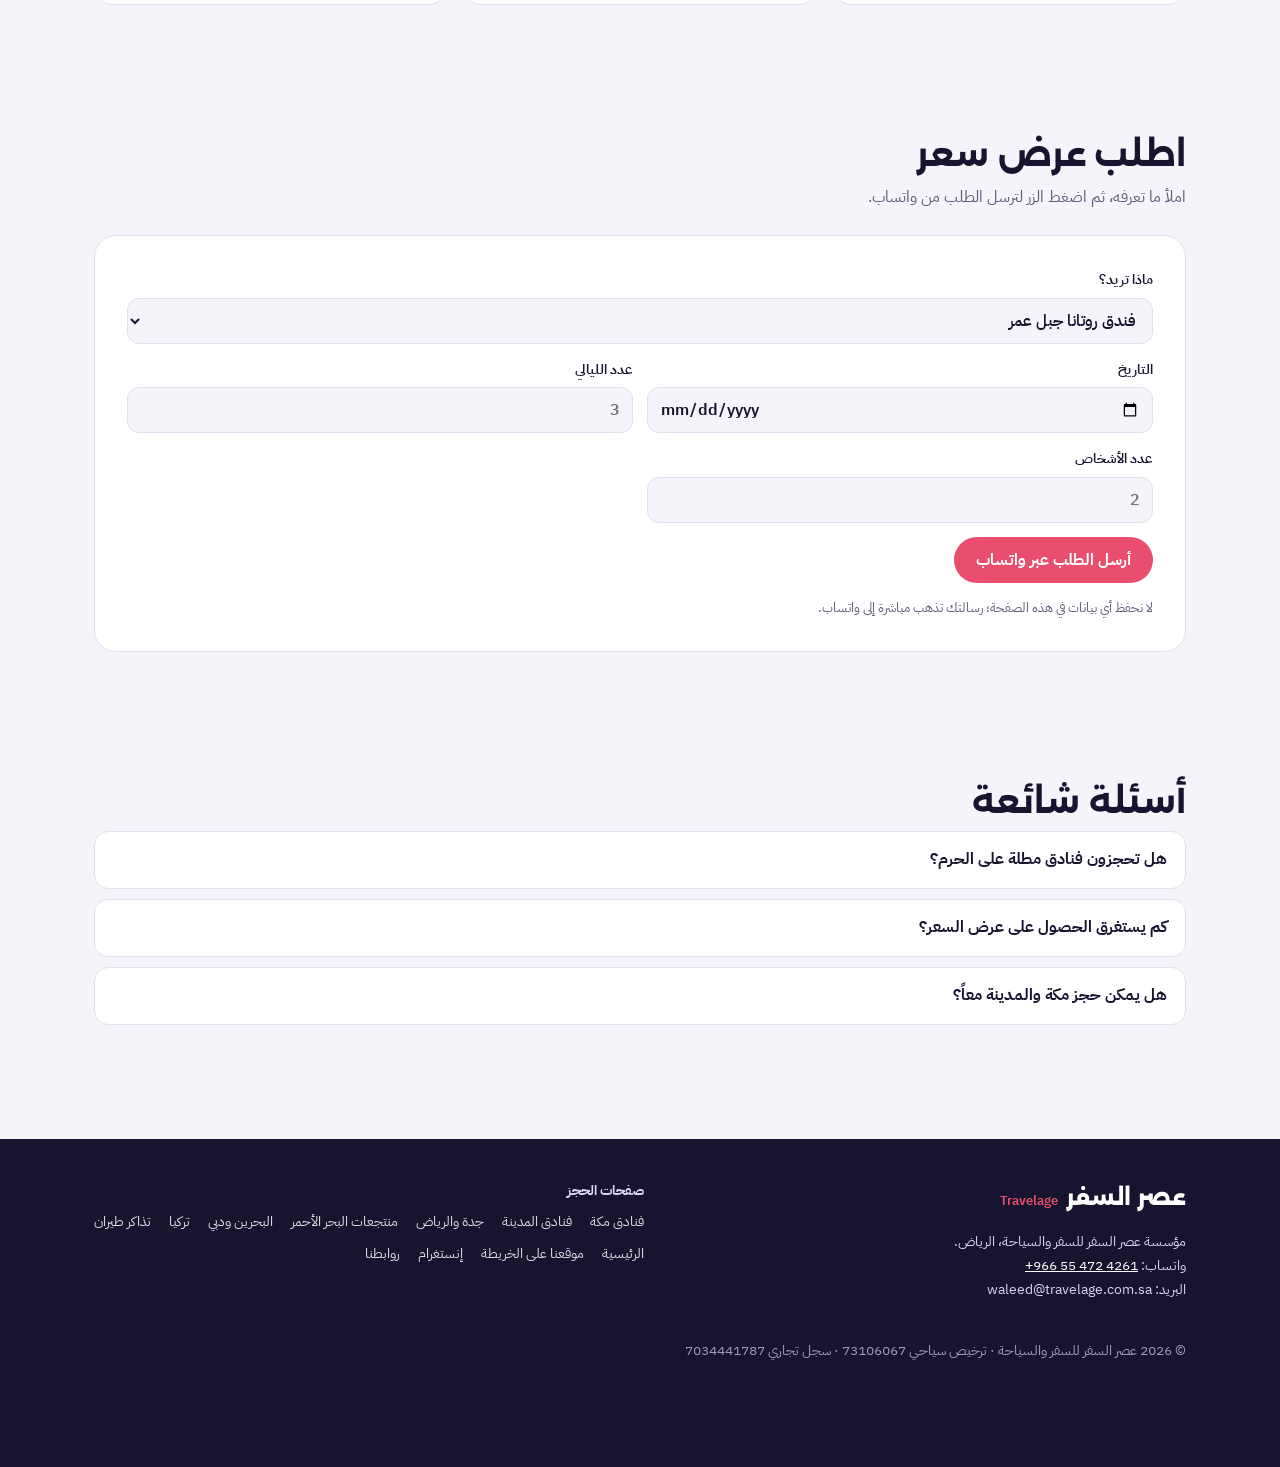
<file: makkah-hotels.html>
<!DOCTYPE html><html lang="ar" dir="rtl"><head><script async src="https://www.googletagmanager.com/gtag/js?id=G-SQQ41Q1P3T"></script><script>window.dataLayer=window.dataLayer||[];function gtag(){dataLayer.push(arguments);}gtag('js',new Date());gtag('config','G-SQQ41Q1P3T');</script><meta charset="utf-8"><meta name="viewport" content="width=device-width,initial-scale=1">
<title>فنادق مكة قريبة من الحرم | عصر السفر Travelage</title><meta name="description" content="احجز فندقك في مكة المكرمة مع عصر السفر: روتانا جبل عمر، بونسيانا، تلال جبل الكعبة، ماسة المشاعر وغيرها. عرض سعر خلال دقائق عبر واتساب."><link rel="canonical" href="https://www.travelage.com.sa/makkah-hotels">
<meta property="og:title" content="فنادق مكة قريبة من الحرم | عصر السفر Travelage"><meta property="og:description" content="احجز فندقك في مكة المكرمة مع عصر السفر: روتانا جبل عمر، بونسيانا، تلال جبل الكعبة، ماسة المشاعر وغيرها. عرض سعر خلال دقائق عبر واتساب."><meta property="og:type" content="website"><meta property="og:locale" content="ar_SA">
<link rel="preconnect" href="https://fonts.googleapis.com"><link rel="preconnect" href="https://fonts.gstatic.com" crossorigin><link href="https://fonts.googleapis.com/css2?family=Alexandria:wght@600;800&family=IBM+Plex+Sans+Arabic:wght@400;600;700&display=swap" rel="stylesheet">
<script type="application/ld+json">{"@context": "https://schema.org", "@graph": [{"@type": "TravelAgency", "name": "عصر السفر | Travelage", "url": "https://www.travelage.com.sa/", "telephone": "+966554724261", "email": "waleed@travelage.com.sa", "address": {"@type": "PostalAddress", "addressLocality": "الرياض", "addressCountry": "SA"}}, {"@type": "FAQPage", "mainEntity": [{"@type": "Question", "name": "هل تحجزون فنادق مطلة على الحرم؟", "acceptedAnswer": {"@type": "Answer", "text": "نعم، نبحث لك في الفنادق المطلة والقريبة من الحرم ونرسل لك الخيارات المتاحة في تاريخك مع أسعارها."}}, {"@type": "Question", "name": "كم يستغرق الحصول على عرض السعر؟", "acceptedAnswer": {"@type": "Answer", "text": "عادة خلال دقائق في أوقات العمل بعد إرسال تاريخ الوصول وعدد الليالي وعدد الأشخاص."}}, {"@type": "Question", "name": "هل يمكن حجز مكة والمدينة معاً؟", "acceptedAnswer": {"@type": "Answer", "text": "نعم، نجهز باقة تشمل الفندقين والتنقل بين المدينتين حسب رغبتك."}}]}]}</script>
<link rel="stylesheet" href="lp.css"></head><body>
<header><div class="wrap nav"><a class="brand" href="/"><img src="logo.png" alt="Travelage | عصر السفر" height="42" style="display:block;height:42px;width:auto"></a><nav class="links" aria-label="صفحات الحجز"><a href="makkah-hotels.html">فنادق مكة</a><a href="madinah-hotels.html">فنادق المدينة</a><a href="jeddah-riyadh-hotels.html">جدة والرياض</a><a href="red-sea-resorts.html">منتجعات البحر الأحمر</a><a href="bahrain-dubai.html">البحرين ودبي</a><a href="turkey-packages.html">تركيا</a></nav><a class="btn" href="https://wa.me/966554724261" data-msg="مرحباً، أرغب في الاستفسار عن رحلة." data-wa="header">احجز عبر واتساب</a></div></header>
<main class="wrap">
<section class="hero"><div><div class="crumb"><a href="https://www.travelage.com.sa/">الرئيسية</a> ‹ فنادق مكة</div><h1>فنادق مكة القريبة من الحرم</h1><p class="lead">أرسل لنا تاريخ وصولك وعدد الأشخاص، ونرسل لك أسعار الفنادق المتاحة من عدة مصادر لتختار الأنسب لعمرتك وميزانيتك.</p>
<div class="acts"><a class="btn" href="https://wa.me/966554724261" data-msg="مرحباً، أرغب في عرض سعر: فنادق مكة القريبة من الحرم" data-wa="hero">اطلب عرض سعر عبر واتساب</a><a class="btn alt" href="#quote">املأ تفاصيل رحلتك</a></div>
<div class="trust"><span><b>ترخيص سياحي</b> 73106067</span><span><b>مقرنا</b> الرياض</span><span><b>نقارن</b> الأسعار من عدة مصادر</span></div></div>
<div class="pic"><svg viewBox="0 0 600 420" preserveAspectRatio="xMidYMid slice" role="img" aria-label="فنادق مكة القريبة من الحرم"><defs><linearGradient id="sk" x1="0" y1="0" x2="0" y2="1"><stop offset="0" stop-color="#5A55A0"/><stop offset="1" stop-color="#9a8fd6"/></linearGradient><linearGradient id="gl" x1="0" y1="0" x2="1" y2="0"><stop offset="0" stop-color="#fff" stop-opacity=".18"/><stop offset="1" stop-color="#fff" stop-opacity="0"/></linearGradient></defs><pattern id="wn" width="7" height="18" patternUnits="userSpaceOnUse"><rect x="1" y="2" width="5" height="7" fill="#FCC21B" opacity=".55"/></pattern><rect width="600" height="420" fill="url(#sk)"/><circle cx="470" cy="110" r="68" fill="#FCC21B" opacity=".18"/><circle cx="470" cy="110" r="46" fill="#FCC21B"/><rect x="10" y="185" width="35" height="145" rx="3" fill="#2c2860"/><rect x="10" y="185" width="11" height="145" fill="url(#gl)"/><rect x="32" y="195" width="7" height="127" fill="url(#wn)"/><rect x="57" y="213" width="32" height="117" rx="3" fill="#2c2860"/><rect x="57" y="213" width="10" height="117" fill="url(#gl)"/><rect x="76" y="223" width="7" height="99" fill="url(#wn)"/><rect x="102" y="180" width="43" height="150" rx="3" fill="#2c2860"/><rect x="102" y="180" width="14" height="150" fill="url(#gl)"/><rect x="132" y="190" width="7" height="132" fill="url(#wn)"/><rect x="158" y="183" width="30" height="147" rx="3" fill="#2c2860"/><rect x="158" y="183" width="10" height="147" fill="url(#gl)"/><rect x="175" y="193" width="7" height="129" fill="url(#wn)"/><rect x="192" y="227" width="43" height="103" rx="3" fill="#2c2860"/><rect x="192" y="227" width="14" height="103" fill="url(#gl)"/><rect x="222" y="237" width="7" height="85" fill="url(#wn)"/><rect x="247" y="236" width="35" height="94" rx="3" fill="#2c2860"/><rect x="247" y="236" width="11" height="94" fill="url(#gl)"/><rect x="269" y="246" width="7" height="76" fill="url(#wn)"/><rect x="293" y="190" width="45" height="140" rx="3" fill="#2c2860"/><rect x="293" y="190" width="15" height="140" fill="url(#gl)"/><rect x="325" y="200" width="7" height="122" fill="url(#wn)"/><rect x="349" y="179" width="40" height="151" rx="3" fill="#2c2860"/><rect x="349" y="179" width="13" height="151" fill="url(#gl)"/><rect x="376" y="189" width="7" height="133" fill="url(#wn)"/><rect x="395" y="179" width="35" height="151" rx="3" fill="#2c2860"/><rect x="395" y="179" width="11" height="151" fill="url(#gl)"/><rect x="417" y="189" width="7" height="133" fill="url(#wn)"/><rect x="436" y="211" width="44" height="119" rx="3" fill="#2c2860"/><rect x="436" y="211" width="14" height="119" fill="url(#gl)"/><rect x="467" y="221" width="7" height="101" fill="url(#wn)"/><rect x="484" y="161" width="49" height="169" rx="3" fill="#2c2860"/><rect x="484" y="161" width="16" height="169" fill="url(#gl)"/><rect x="520" y="171" width="7" height="151" fill="url(#wn)"/><rect x="538" y="163" width="33" height="167" rx="3" fill="#2c2860"/><rect x="538" y="163" width="11" height="167" fill="url(#gl)"/><rect x="558" y="173" width="7" height="149" fill="url(#wn)"/><rect x="584" y="222" width="29" height="108" rx="3" fill="#2c2860"/><rect x="584" y="222" width="9" height="108" fill="url(#gl)"/><rect x="600" y="232" width="7" height="90" fill="url(#wn)"/><rect x="270" y="70" width="60" height="260" rx="4" fill="#211d4d"/><rect x="270" y="70" width="18" height="260" fill="url(#gl)"/><circle cx="300" cy="118" r="20" fill="#FCC21B"/><circle cx="300" cy="118" r="15" fill="#211d4d"/><path d="M300 106v12l8 6" stroke="#FCC21B" stroke-width="3" fill="none" stroke-linecap="round"/><path d="M290 70 300 30 310 70z" fill="#211d4d"/><path d="M0 330 C150 312 300 342 600 322 V420 H0z" fill="#EA4E6E"/><path d="M0 360 C200 344 380 372 600 352 V420 H0z" fill="#d23e60"/><path d="M0 388 C180 378 420 396 600 384 V420 H0z" fill="#16142E" opacity=".25"/></svg></div></section>
<section class="band"><h2>الأكثر طلباً</h2><p class="sub">اختر ما يناسبك واطلب السعر لتاريخك. الأسعار تتغير حسب التاريخ والتوفر، لذلك نرسلها لك محدّثة.</p><div class="grid"><article class="tk"><h3>فندق روتانا جبل عمر</h3><span class="ar">منطقة جبل عمر</span><div class="cut"></div><a href="https://wa.me/966554724261" data-msg="مرحباً، أرغب في عرض سعر: فندق روتانا جبل عمر" data-wa="card">اطلب السعر عبر واتساب ←</a></article><article class="tk"><h3>فندق بونسيانا مكة</h3><span class="ar">مكة المكرمة</span><div class="cut"></div><a href="https://wa.me/966554724261" data-msg="مرحباً، أرغب في عرض سعر: فندق بونسيانا مكة" data-wa="card">اطلب السعر عبر واتساب ←</a></article><article class="tk"><h3>فندق تلال جبل الكعبة</h3><span class="ar">مكة المكرمة</span><div class="cut"></div><a href="https://wa.me/966554724261" data-msg="مرحباً، أرغب في عرض سعر: فندق تلال جبل الكعبة" data-wa="card">اطلب السعر عبر واتساب ←</a></article><article class="tk"><h3>فندق رهف المشاعر</h3><span class="ar">مكة المكرمة</span><div class="cut"></div><a href="https://wa.me/966554724261" data-msg="مرحباً، أرغب في عرض سعر: فندق رهف المشاعر" data-wa="card">اطلب السعر عبر واتساب ←</a></article><article class="tk"><h3>فندق ماسة المشاعر</h3><span class="ar">مكة المكرمة</span><div class="cut"></div><a href="https://wa.me/966554724261" data-msg="مرحباً، أرغب في عرض سعر: فندق ماسة المشاعر" data-wa="card">اطلب السعر عبر واتساب ←</a></article><article class="tk"><h3>فندق الصفوة</h3><span class="ar">أبراج الصفوة</span><div class="cut"></div><a href="https://wa.me/966554724261" data-msg="مرحباً، أرغب في عرض سعر: فندق الصفوة" data-wa="card">اطلب السعر عبر واتساب ←</a></article><article class="tk"><h3>فندق ورقان النور</h3><span class="ar">مكة المكرمة</span><div class="cut"></div><a href="https://wa.me/966554724261" data-msg="مرحباً، أرغب في عرض سعر: فندق ورقان النور" data-wa="card">اطلب السعر عبر واتساب ←</a></article><article class="tk"><h3>فنادق جبل عمر</h3><span class="ar">منطقة جبل عمر</span><div class="cut"></div><a href="https://wa.me/966554724261" data-msg="مرحباً، أرغب في عرض سعر: فنادق جبل عمر" data-wa="card">اطلب السعر عبر واتساب ←</a></article></div></section>
<section class="extra"><div><h2 style="font-size:clamp(22px,2.6vw,30px)">باقات العمرة</h2><p>نرتب لك السكن في مكة، ويمكن إضافة المدينة المنورة والتنقل بين المدينتين في باقة واحدة.</p></div><a class="btn" href="https://wa.me/966554724261" data-msg="مرحباً، أرغب في الاستفسار عن: باقات العمرة" data-wa="package">اسألنا عن الباقة</a></section>
<section class="band"><h2>كيف تحجز معنا</h2><p class="sub">ثلاث خطوات، والتواصل كله عبر واتساب.</p><div class="steps"><div class="step"><b>١</b><h3>أرسل التفاصيل</h3><p>التاريخ وعدد الأشخاص وما تفضله.</p></div><div class="step"><b>٢</b><h3>نرسل لك الخيارات</h3><p>نقارن الأسعار ونرسل لك الأنسب.</p></div><div class="step"><b>٣</b><h3>أكّد الحجز</h3><p>نؤكد حجزك ونتابع معك حتى العودة.</p></div></div></section>
<section class="band" id="quote"><h2>اطلب عرض سعر</h2><p class="sub">املأ ما تعرفه، ثم اضغط الزر لترسل الطلب من واتساب.</p>
<form class="form" id="q"><label class="full">ماذا تريد؟<select name="item"><option>فندق روتانا جبل عمر</option><option>فندق بونسيانا مكة</option><option>فندق تلال جبل الكعبة</option><option>فندق رهف المشاعر</option><option>فندق ماسة المشاعر</option><option>فندق الصفوة</option><option>فندق ورقان النور</option><option>فنادق جبل عمر</option></select></label><label>التاريخ<input name="date" type="date"></label><label>عدد الليالي<input name="nights" type="number" min="1" inputmode="numeric" placeholder="3"></label><label>عدد الأشخاص<input name="people" type="number" min="1" inputmode="numeric" placeholder="2"></label>
<div class="full"><a class="btn" id="go" href="https://wa.me/966554724261" data-wa="form">أرسل الطلب عبر واتساب</a></div><p class="note full">لا نحفظ أي بيانات في هذه الصفحة؛ رسالتك تذهب مباشرة إلى واتساب.</p></form></section>
<section class="band"><h2>أسئلة شائعة</h2><details><summary>هل تحجزون فنادق مطلة على الحرم؟</summary><p>نعم، نبحث لك في الفنادق المطلة والقريبة من الحرم ونرسل لك الخيارات المتاحة في تاريخك مع أسعارها.</p></details><details><summary>كم يستغرق الحصول على عرض السعر؟</summary><p>عادة خلال دقائق في أوقات العمل بعد إرسال تاريخ الوصول وعدد الليالي وعدد الأشخاص.</p></details><details><summary>هل يمكن حجز مكة والمدينة معاً؟</summary><p>نعم، نجهز باقة تشمل الفندقين والتنقل بين المدينتين حسب رغبتك.</p></details></section>
</main>
<footer><div class="wrap"><div class="fgrid"><div><div class="brand" style="color:#fff">عصر السفر <small>Travelage</small></div><p>مؤسسة عصر السفر للسفر والسياحة، الرياض.<br>واتساب: <a href="https://wa.me/966554724261" data-wa="footer" dir="ltr">+966 55 472 4261</a><br>البريد: <span dir="ltr">waleed@travelage.com.sa</span></p></div><div><b>صفحات الحجز</b><div class="flinks"><a href="makkah-hotels.html">فنادق مكة</a><a href="madinah-hotels.html">فنادق المدينة</a><a href="jeddah-riyadh-hotels.html">جدة والرياض</a><a href="red-sea-resorts.html">منتجعات البحر الأحمر</a><a href="bahrain-dubai.html">البحرين ودبي</a><a href="turkey-packages.html">تركيا</a><a href="flights.html">تذاكر طيران</a></div><div class="flinks"><a href="https://www.travelage.com.sa/">الرئيسية</a><a href="https://maps.app.goo.gl/MGqnAEnPt7NVdMoe7">موقعنا على الخريطة</a><a href="https://www.instagram.com/trvlage/">إنستغرام</a><a href="https://linktr.ee/trvlage">روابطنا</a></div></div></div><p style="opacity:.7;margin-top:24px">© 2026 عصر السفر للسفر والسياحة · ترخيص سياحي 73106067 · سجل تجاري 7034441787</p></div></footer>
<a class="btn float" href="https://wa.me/966554724261" data-msg="مرحباً، أرغب في عرض سعر: فنادق مكة القريبة من الحرم" data-wa="float" aria-label="واتساب">واتساب</a>
<script src="lp.js"></script></body></html>
</file>
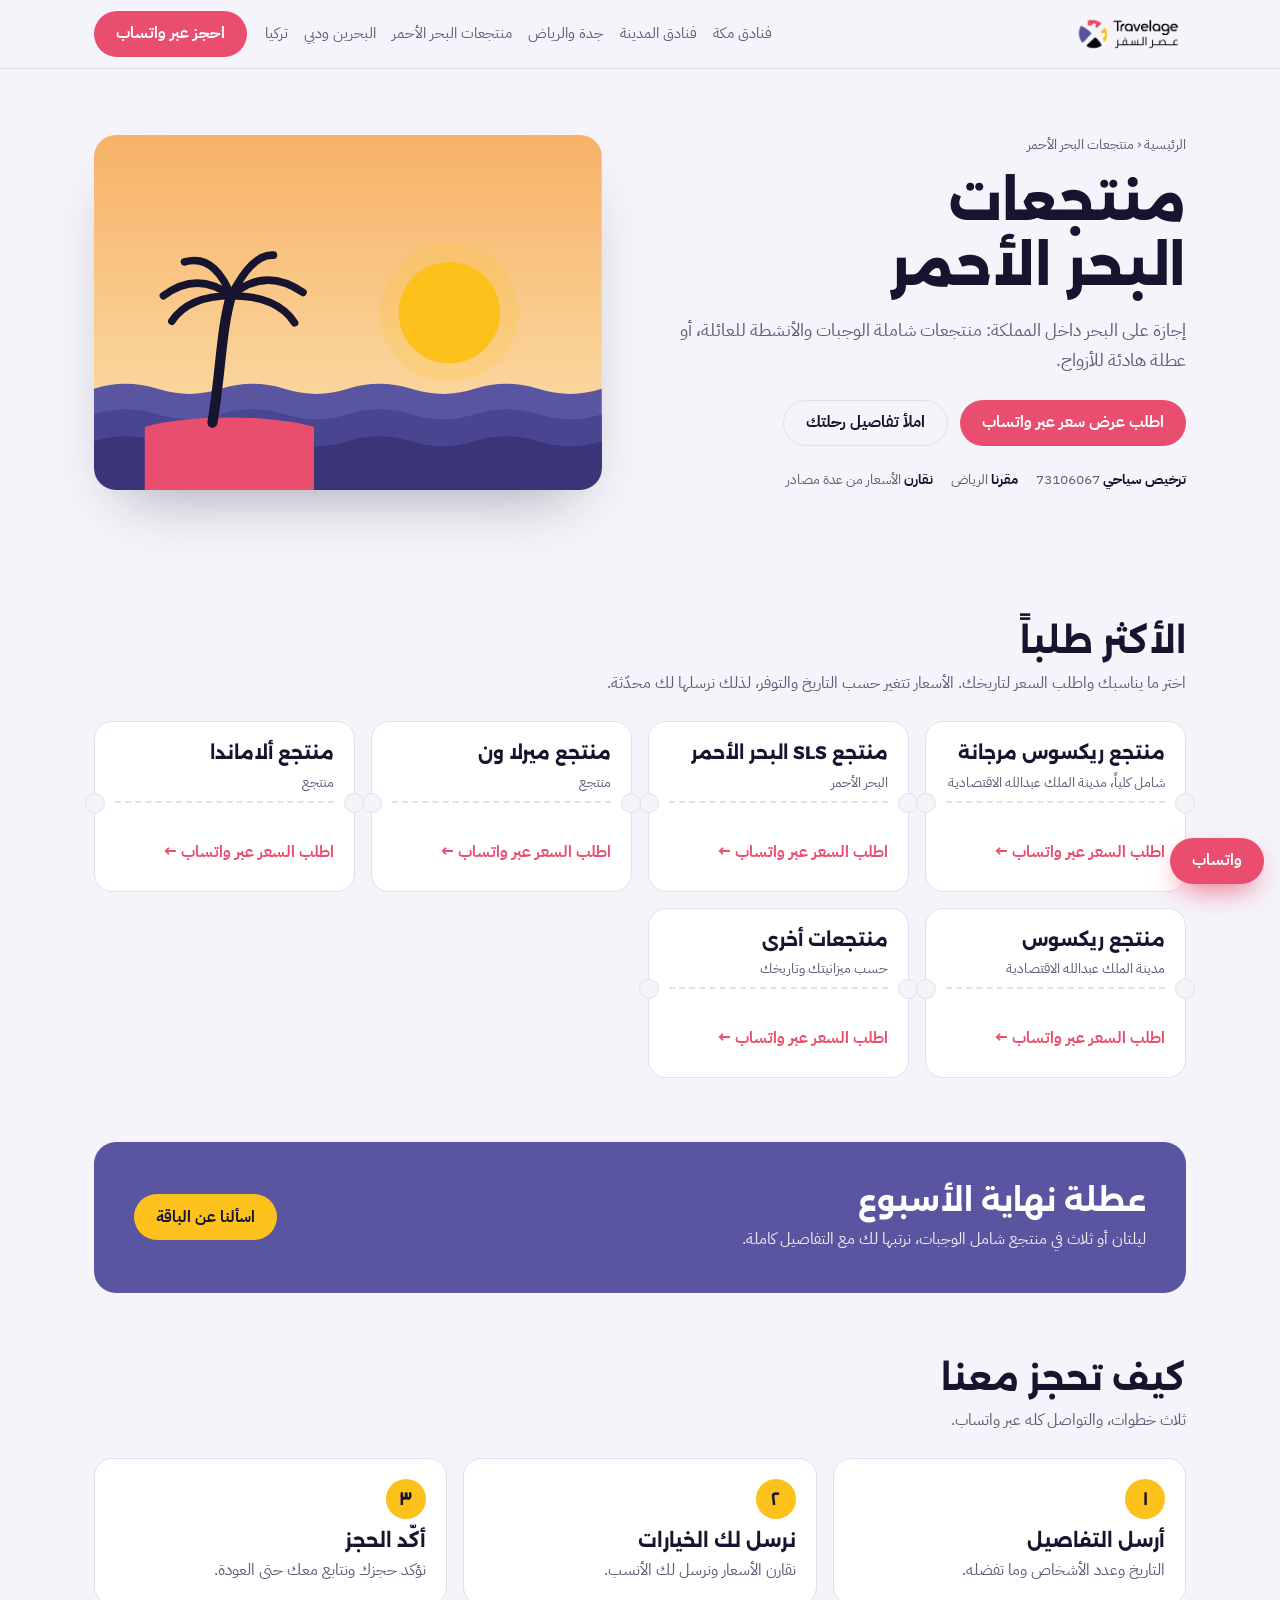
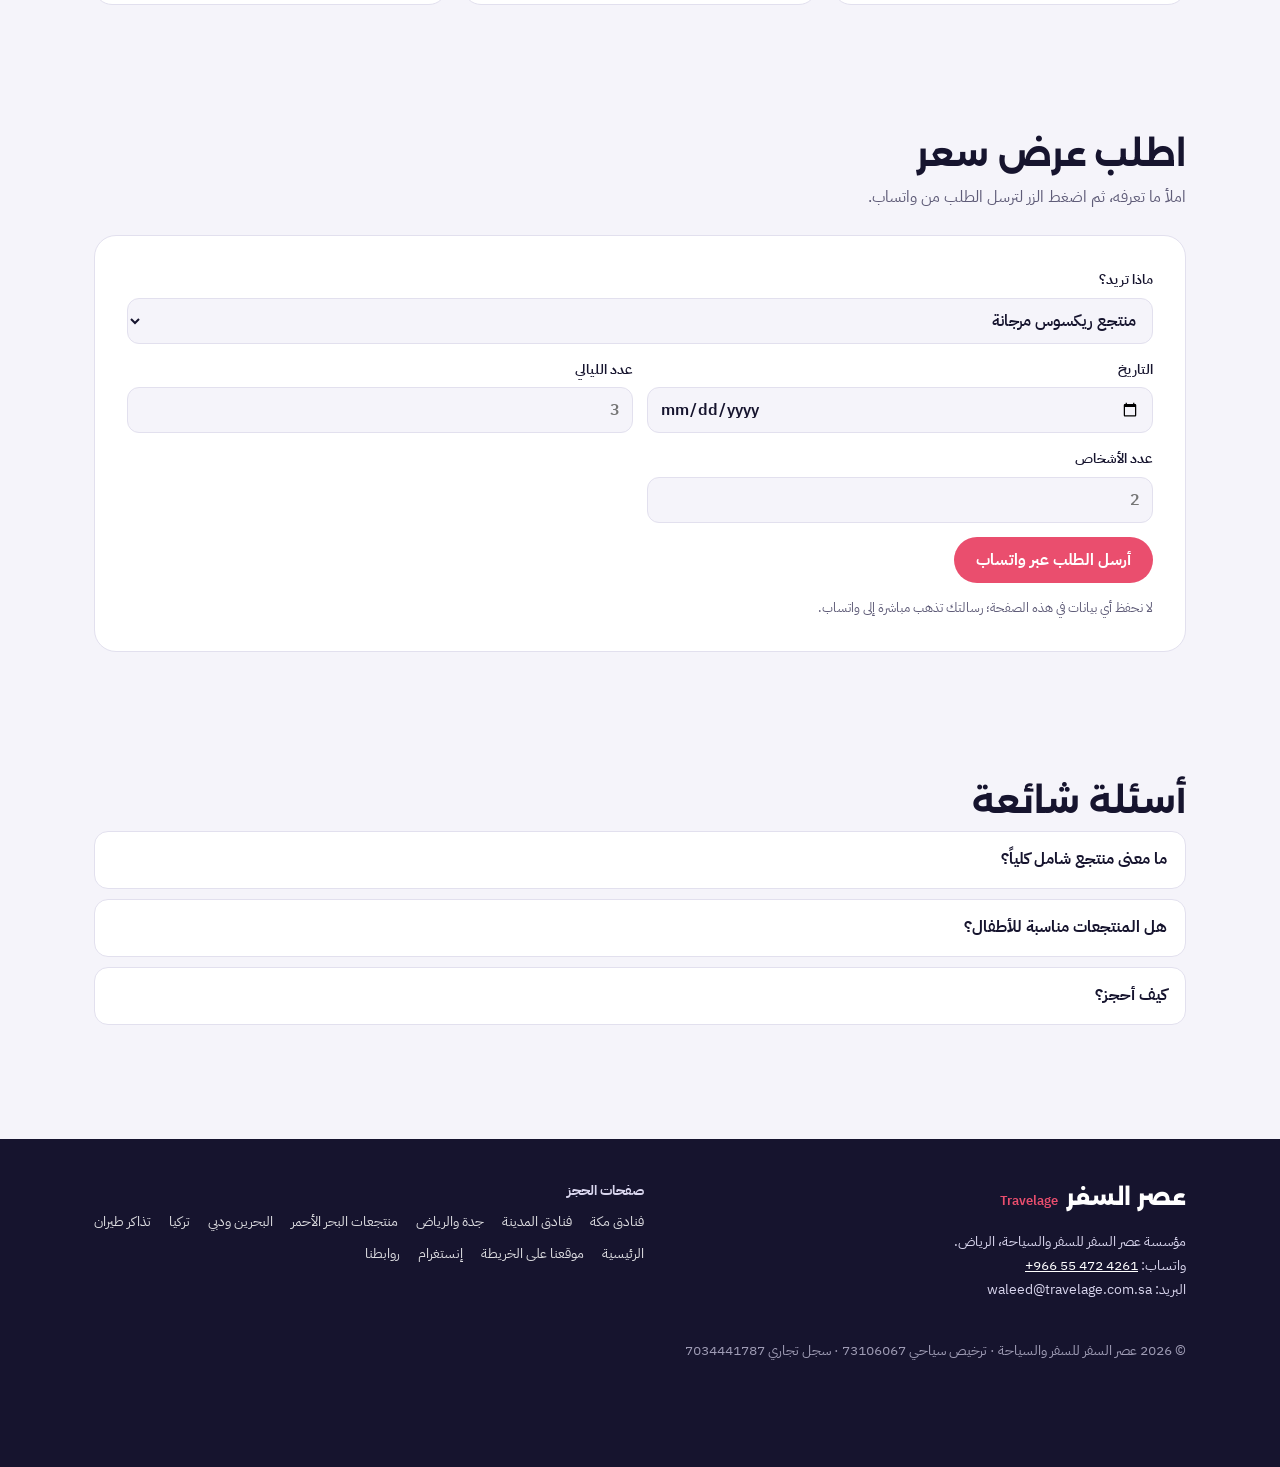
<file: red-sea-resorts.html>
<!DOCTYPE html><html lang="ar" dir="rtl"><head><script async src="https://www.googletagmanager.com/gtag/js?id=G-SQQ41Q1P3T"></script><script>window.dataLayer=window.dataLayer||[];function gtag(){dataLayer.push(arguments);}gtag('js',new Date());gtag('config','G-SQQ41Q1P3T');</script><meta charset="utf-8"><meta name="viewport" content="width=device-width,initial-scale=1">
<title>منتجعات البحر الأحمر | ريكسوس مرجانة، SLS، ميرلا ون | عصر السفر</title><meta name="description" content="احجز منتجعات البحر الأحمر والسعودية: ريكسوس مرجانة الشامل، SLS البحر الأحمر، ميرلا ون، ألاماندا وغيرها. باقات للعائلة وعرض سعر سريع."><link rel="canonical" href="https://www.travelage.com.sa/red-sea-resorts">
<meta property="og:title" content="منتجعات البحر الأحمر | ريكسوس مرجانة، SLS، ميرلا ون | عصر السفر"><meta property="og:description" content="احجز منتجعات البحر الأحمر والسعودية: ريكسوس مرجانة الشامل، SLS البحر الأحمر، ميرلا ون، ألاماندا وغيرها. باقات للعائلة وعرض سعر سريع."><meta property="og:type" content="website"><meta property="og:locale" content="ar_SA">
<link rel="preconnect" href="https://fonts.googleapis.com"><link rel="preconnect" href="https://fonts.gstatic.com" crossorigin><link href="https://fonts.googleapis.com/css2?family=Alexandria:wght@600;800&family=IBM+Plex+Sans+Arabic:wght@400;600;700&display=swap" rel="stylesheet">
<script type="application/ld+json">{"@context": "https://schema.org", "@graph": [{"@type": "TravelAgency", "name": "عصر السفر | Travelage", "url": "https://www.travelage.com.sa/", "telephone": "+966554724261", "email": "waleed@travelage.com.sa", "address": {"@type": "PostalAddress", "addressLocality": "الرياض", "addressCountry": "SA"}}, {"@type": "FAQPage", "mainEntity": [{"@type": "Question", "name": "ما معنى منتجع شامل كلياً؟", "acceptedAnswer": {"@type": "Answer", "text": "الوجبات والمشروبات وأغلب الأنشطة مشمولة في سعر الإقامة، ونوضح لك ما يشمله كل منتجع."}}, {"@type": "Question", "name": "هل المنتجعات مناسبة للأطفال؟", "acceptedAnswer": {"@type": "Answer", "text": "كثير منها يوفر أنشطة ونوادي للأطفال، ونرشح لك ما يناسب عائلتك."}}, {"@type": "Question", "name": "كيف أحجز؟", "acceptedAnswer": {"@type": "Answer", "text": "أرسل المنتجع والتاريخ وعدد الأشخاص عبر واتساب."}}]}]}</script>
<link rel="stylesheet" href="lp.css"></head><body>
<header><div class="wrap nav"><a class="brand" href="/"><img src="logo.png" alt="Travelage | عصر السفر" height="42" style="display:block;height:42px;width:auto"></a><nav class="links" aria-label="صفحات الحجز"><a href="makkah-hotels.html">فنادق مكة</a><a href="madinah-hotels.html">فنادق المدينة</a><a href="jeddah-riyadh-hotels.html">جدة والرياض</a><a href="red-sea-resorts.html">منتجعات البحر الأحمر</a><a href="bahrain-dubai.html">البحرين ودبي</a><a href="turkey-packages.html">تركيا</a></nav><a class="btn" href="https://wa.me/966554724261" data-msg="مرحباً، أرغب في الاستفسار عن رحلة." data-wa="header">احجز عبر واتساب</a></div></header>
<main class="wrap">
<section class="hero"><div><div class="crumb"><a href="https://www.travelage.com.sa/">الرئيسية</a> ‹ منتجعات البحر الأحمر</div><h1>منتجعات البحر الأحمر</h1><p class="lead">إجازة على البحر داخل المملكة: منتجعات شاملة الوجبات والأنشطة للعائلة، أو عطلة هادئة للأزواج.</p>
<div class="acts"><a class="btn" href="https://wa.me/966554724261" data-msg="مرحباً، أرغب في عرض سعر: منتجعات البحر الأحمر" data-wa="hero">اطلب عرض سعر عبر واتساب</a><a class="btn alt" href="#quote">املأ تفاصيل رحلتك</a></div>
<div class="trust"><span><b>ترخيص سياحي</b> 73106067</span><span><b>مقرنا</b> الرياض</span><span><b>نقارن</b> الأسعار من عدة مصادر</span></div></div>
<div class="pic"><svg viewBox="0 0 600 420" preserveAspectRatio="xMidYMid slice" role="img" aria-label="منتجعات البحر الأحمر"><defs><linearGradient id="sk" x1="0" y1="0" x2="0" y2="1"><stop offset="0" stop-color="#f7b267"/><stop offset="1" stop-color="#fbe3b0"/></linearGradient><linearGradient id="gl" x1="0" y1="0" x2="1" y2="0"><stop offset="0" stop-color="#fff" stop-opacity=".18"/><stop offset="1" stop-color="#fff" stop-opacity="0"/></linearGradient></defs><pattern id="wn" width="7" height="18" patternUnits="userSpaceOnUse"><rect x="1" y="2" width="5" height="7" fill="#FCC21B" opacity=".55"/></pattern><rect width="600" height="420" fill="url(#sk)"/><circle cx="420" cy="210" r="82" fill="#FCC21B" opacity=".18"/><circle cx="420" cy="210" r="60" fill="#FCC21B"/><path d="M0 300 q 37 -12 75 0 t 75 0 t 75 0 t 75 0 t 75 0 t 75 0 t 75 0 t 75 0 V420 H0z" fill="#5A55A0"/><path d="M0 330 q 37 -12 75 0 t 75 0 t 75 0 t 75 0 t 75 0 t 75 0 t 75 0 t 75 0 V420 H0z" fill="#4a4590"/><path d="M0 362 q 37 -12 75 0 t 75 0 t 75 0 t 75 0 t 75 0 t 75 0 t 75 0 t 75 0 V420 H0z" fill="#3a3578"/><path d="M60 345 C110 330 210 330 260 345 V420 H60z" fill="#EA4E6E"/><path d="M140 340 C150 280 150 230 162 190" stroke="#16142E" stroke-width="12" fill="none" stroke-linecap="round"/><path d="M162 190 q-40 -30 -80 0" stroke="#16142E" stroke-width="9" fill="none" stroke-linecap="round"/><path d="M162 190 q40 -35 85 -4" stroke="#16142E" stroke-width="9" fill="none" stroke-linecap="round"/><path d="M162 190 q-20 -50 -55 -40" stroke="#16142E" stroke-width="9" fill="none" stroke-linecap="round"/><path d="M162 190 q25 -50 50 -48" stroke="#16142E" stroke-width="9" fill="none" stroke-linecap="round"/><path d="M162 190 q-50 0 -70 30" stroke="#16142E" stroke-width="9" fill="none" stroke-linecap="round"/><path d="M162 190 q55 0 75 32" stroke="#16142E" stroke-width="9" fill="none" stroke-linecap="round"/></svg></div></section>
<section class="band"><h2>الأكثر طلباً</h2><p class="sub">اختر ما يناسبك واطلب السعر لتاريخك. الأسعار تتغير حسب التاريخ والتوفر، لذلك نرسلها لك محدّثة.</p><div class="grid"><article class="tk"><h3>منتجع ريكسوس مرجانة</h3><span class="ar">شامل كلياً، مدينة الملك عبدالله الاقتصادية</span><div class="cut"></div><a href="https://wa.me/966554724261" data-msg="مرحباً، أرغب في عرض سعر: منتجع ريكسوس مرجانة" data-wa="card">اطلب السعر عبر واتساب ←</a></article><article class="tk"><h3>منتجع SLS البحر الأحمر</h3><span class="ar">البحر الأحمر</span><div class="cut"></div><a href="https://wa.me/966554724261" data-msg="مرحباً، أرغب في عرض سعر: منتجع SLS البحر الأحمر" data-wa="card">اطلب السعر عبر واتساب ←</a></article><article class="tk"><h3>منتجع ميرلا ون</h3><span class="ar">منتجع</span><div class="cut"></div><a href="https://wa.me/966554724261" data-msg="مرحباً، أرغب في عرض سعر: منتجع ميرلا ون" data-wa="card">اطلب السعر عبر واتساب ←</a></article><article class="tk"><h3>منتجع ألاماندا</h3><span class="ar">منتجع</span><div class="cut"></div><a href="https://wa.me/966554724261" data-msg="مرحباً، أرغب في عرض سعر: منتجع ألاماندا" data-wa="card">اطلب السعر عبر واتساب ←</a></article><article class="tk"><h3>منتجع ريكسوس</h3><span class="ar">مدينة الملك عبدالله الاقتصادية</span><div class="cut"></div><a href="https://wa.me/966554724261" data-msg="مرحباً، أرغب في عرض سعر: منتجع ريكسوس" data-wa="card">اطلب السعر عبر واتساب ←</a></article><article class="tk"><h3>منتجعات أخرى</h3><span class="ar">حسب ميزانيتك وتاريخك</span><div class="cut"></div><a href="https://wa.me/966554724261" data-msg="مرحباً، أرغب في عرض سعر: منتجعات أخرى" data-wa="card">اطلب السعر عبر واتساب ←</a></article></div></section>
<section class="extra"><div><h2 style="font-size:clamp(22px,2.6vw,30px)">عطلة نهاية الأسبوع</h2><p>ليلتان أو ثلاث في منتجع شامل الوجبات، نرتبها لك مع التفاصيل كاملة.</p></div><a class="btn" href="https://wa.me/966554724261" data-msg="مرحباً، أرغب في الاستفسار عن: عطلة نهاية الأسبوع" data-wa="package">اسألنا عن الباقة</a></section>
<section class="band"><h2>كيف تحجز معنا</h2><p class="sub">ثلاث خطوات، والتواصل كله عبر واتساب.</p><div class="steps"><div class="step"><b>١</b><h3>أرسل التفاصيل</h3><p>التاريخ وعدد الأشخاص وما تفضله.</p></div><div class="step"><b>٢</b><h3>نرسل لك الخيارات</h3><p>نقارن الأسعار ونرسل لك الأنسب.</p></div><div class="step"><b>٣</b><h3>أكّد الحجز</h3><p>نؤكد حجزك ونتابع معك حتى العودة.</p></div></div></section>
<section class="band" id="quote"><h2>اطلب عرض سعر</h2><p class="sub">املأ ما تعرفه، ثم اضغط الزر لترسل الطلب من واتساب.</p>
<form class="form" id="q"><label class="full">ماذا تريد؟<select name="item"><option>منتجع ريكسوس مرجانة</option><option>منتجع SLS البحر الأحمر</option><option>منتجع ميرلا ون</option><option>منتجع ألاماندا</option><option>منتجع ريكسوس</option><option>منتجعات أخرى</option></select></label><label>التاريخ<input name="date" type="date"></label><label>عدد الليالي<input name="nights" type="number" min="1" inputmode="numeric" placeholder="3"></label><label>عدد الأشخاص<input name="people" type="number" min="1" inputmode="numeric" placeholder="2"></label>
<div class="full"><a class="btn" id="go" href="https://wa.me/966554724261" data-wa="form">أرسل الطلب عبر واتساب</a></div><p class="note full">لا نحفظ أي بيانات في هذه الصفحة؛ رسالتك تذهب مباشرة إلى واتساب.</p></form></section>
<section class="band"><h2>أسئلة شائعة</h2><details><summary>ما معنى منتجع شامل كلياً؟</summary><p>الوجبات والمشروبات وأغلب الأنشطة مشمولة في سعر الإقامة، ونوضح لك ما يشمله كل منتجع.</p></details><details><summary>هل المنتجعات مناسبة للأطفال؟</summary><p>كثير منها يوفر أنشطة ونوادي للأطفال، ونرشح لك ما يناسب عائلتك.</p></details><details><summary>كيف أحجز؟</summary><p>أرسل المنتجع والتاريخ وعدد الأشخاص عبر واتساب.</p></details></section>
</main>
<footer><div class="wrap"><div class="fgrid"><div><div class="brand" style="color:#fff">عصر السفر <small>Travelage</small></div><p>مؤسسة عصر السفر للسفر والسياحة، الرياض.<br>واتساب: <a href="https://wa.me/966554724261" data-wa="footer" dir="ltr">+966 55 472 4261</a><br>البريد: <span dir="ltr">waleed@travelage.com.sa</span></p></div><div><b>صفحات الحجز</b><div class="flinks"><a href="makkah-hotels.html">فنادق مكة</a><a href="madinah-hotels.html">فنادق المدينة</a><a href="jeddah-riyadh-hotels.html">جدة والرياض</a><a href="red-sea-resorts.html">منتجعات البحر الأحمر</a><a href="bahrain-dubai.html">البحرين ودبي</a><a href="turkey-packages.html">تركيا</a><a href="flights.html">تذاكر طيران</a></div><div class="flinks"><a href="https://www.travelage.com.sa/">الرئيسية</a><a href="https://maps.app.goo.gl/MGqnAEnPt7NVdMoe7">موقعنا على الخريطة</a><a href="https://www.instagram.com/trvlage/">إنستغرام</a><a href="https://linktr.ee/trvlage">روابطنا</a></div></div></div><p style="opacity:.7;margin-top:24px">© 2026 عصر السفر للسفر والسياحة · ترخيص سياحي 73106067 · سجل تجاري 7034441787</p></div></footer>
<a class="btn float" href="https://wa.me/966554724261" data-msg="مرحباً، أرغب في عرض سعر: منتجعات البحر الأحمر" data-wa="float" aria-label="واتساب">واتساب</a>
<script src="lp.js"></script></body></html>
</file>
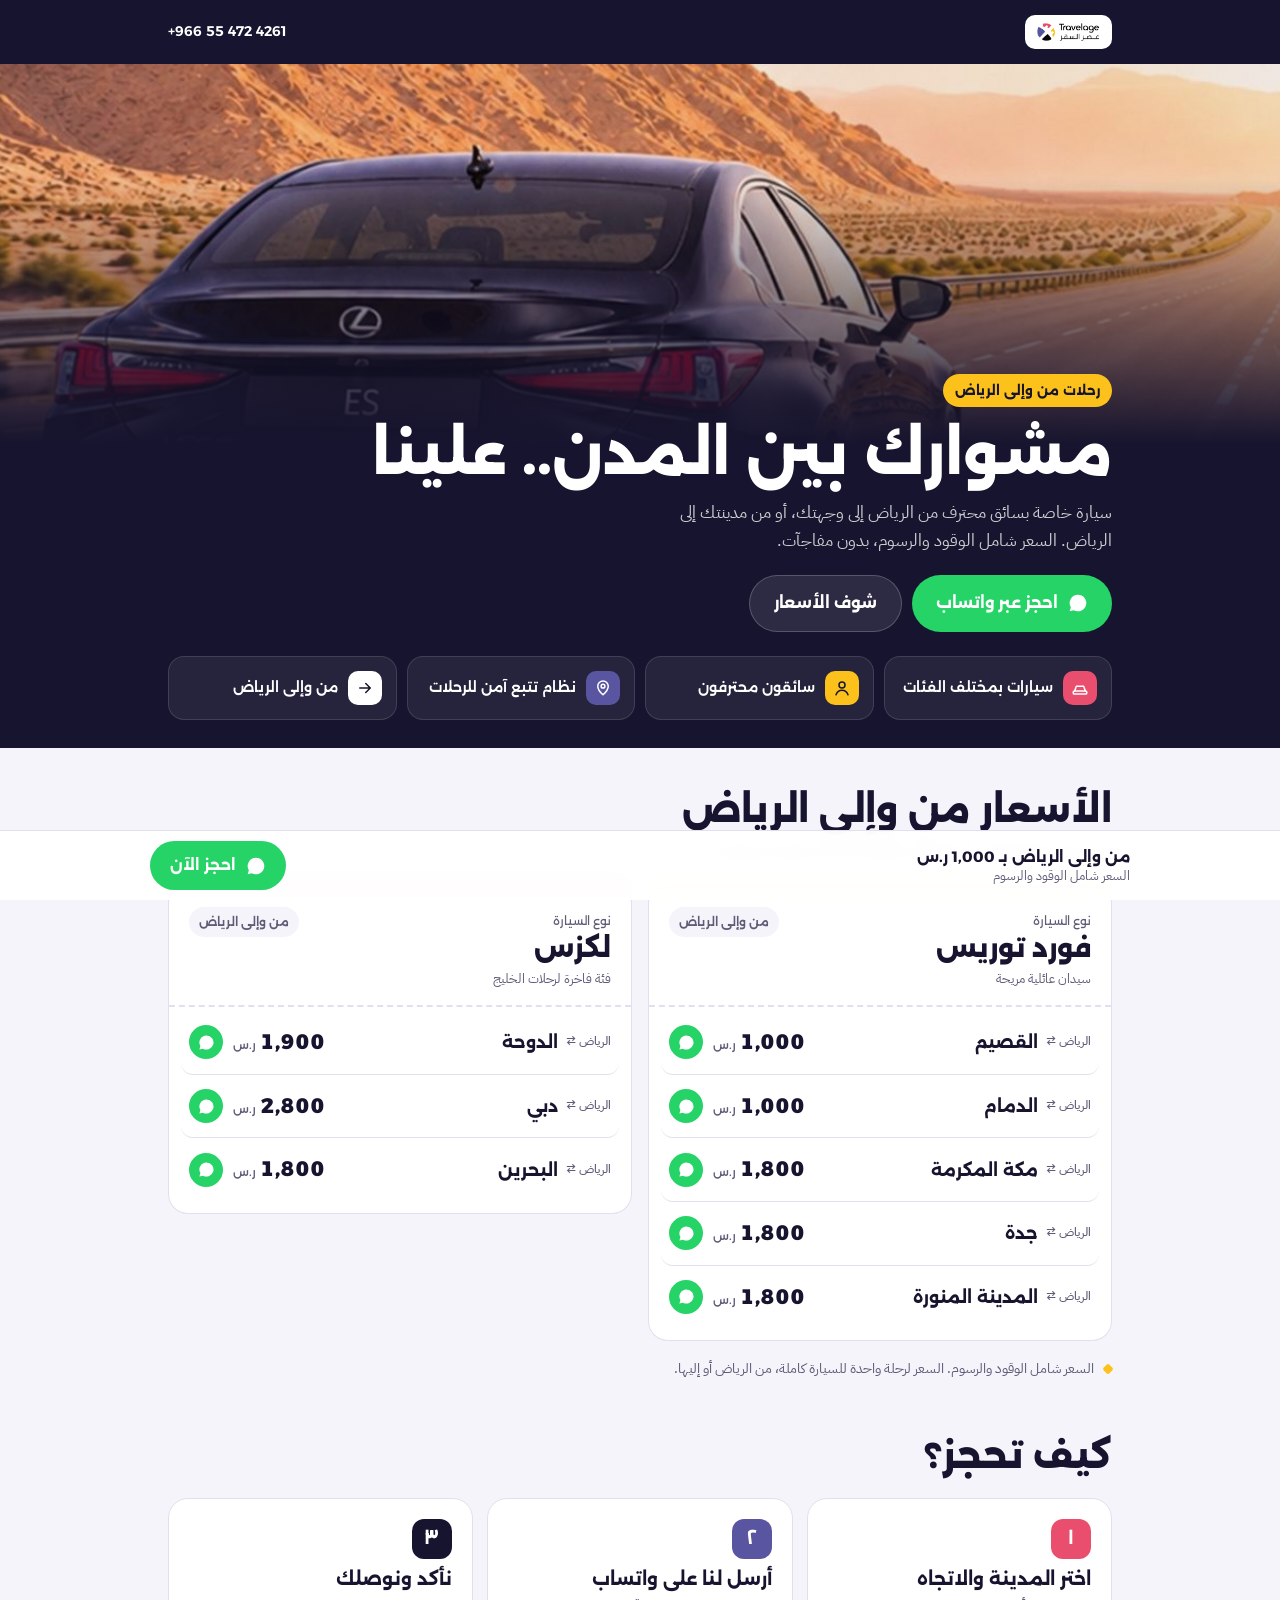
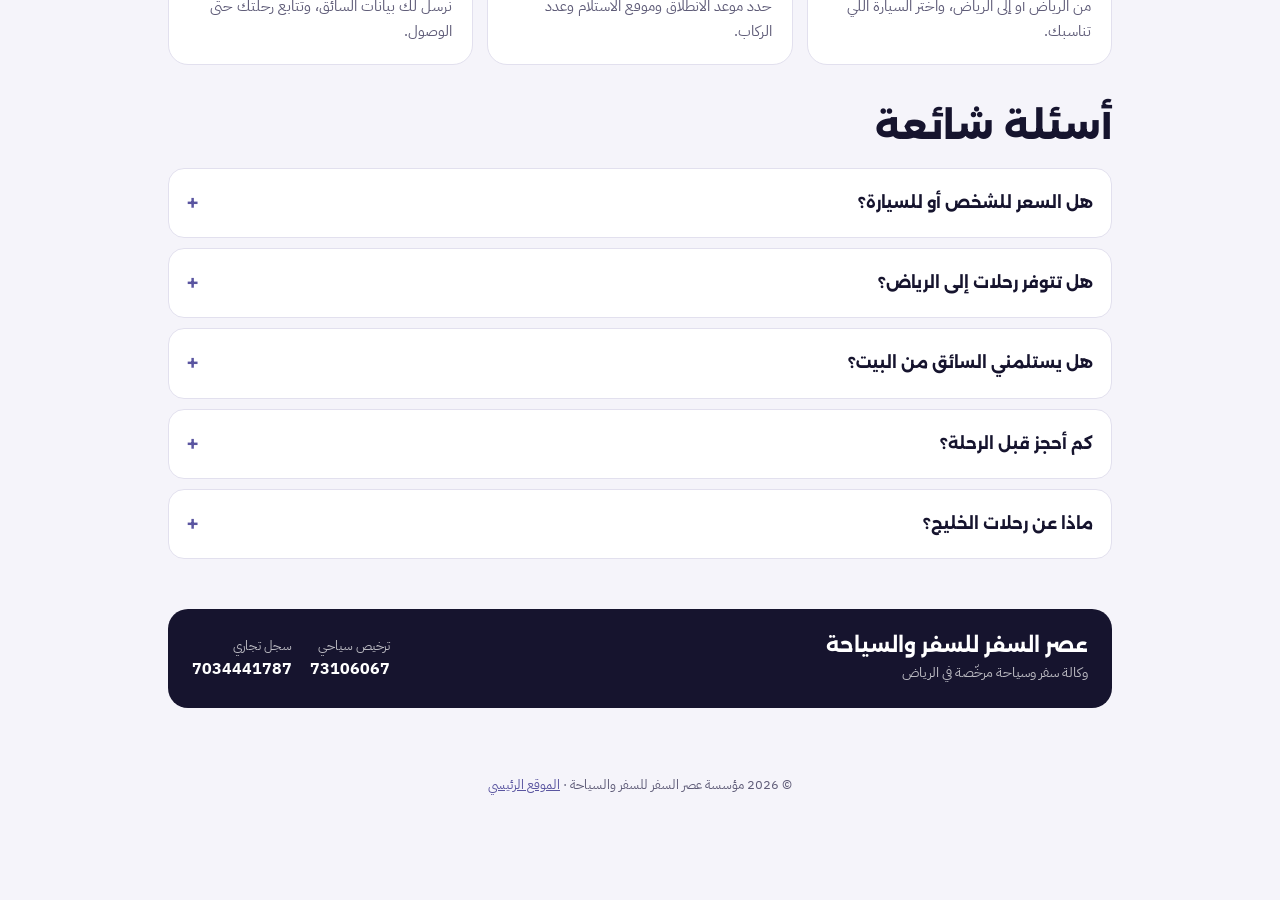
<file: transfers.html>
<!DOCTYPE html>
<html lang="ar" dir="rtl">
<head>
<!-- Google Analytics 4 -->
<script async src="https://www.googletagmanager.com/gtag/js?id=G-SQQ41Q1P3T"></script>
<script>window.dataLayer=window.dataLayer||[];function gtag(){dataLayer.push(arguments);}gtag('js',new Date());gtag('config','G-SQQ41Q1P3T');</script>
<meta charset="utf-8">
<meta name="viewport" content="width=device-width,initial-scale=1">
<title>مشاوير بين المدن من وإلى الرياض | عصر السفر Travelage</title>
<meta name="description" content="توصيل خاص من وإلى الرياض: القصيم والدمام ومكة وجدة والمدينة والدوحة ودبي والبحرين. سائقون محترفون، تتبع آمن، والسعر شامل الوقود والرسوم. احجز عبر واتساب.">
<link rel="canonical" href="https://www.travelage.com.sa/transfers">
<meta name="theme-color" content="#16142E">
<link rel="icon" type="image/png" href="/logo.png">
<meta property="og:type" content="website">
<meta property="og:title" content="مشوارك بين المدن.. علينا | عصر السفر">
<meta property="og:description" content="من وإلى الرياض، مدن المملكة والخليج بسيارة خاصة وسائق محترف. السعر شامل الوقود والرسوم.">
<meta property="og:url" content="https://www.travelage.com.sa/transfers">
<meta property="og:image" content="https://www.travelage.com.sa/transfer-hero.jpg">
<meta property="og:locale" content="ar_SA">
<link rel="preconnect" href="https://fonts.googleapis.com">
<link rel="preconnect" href="https://fonts.gstatic.com" crossorigin>
<link href="https://fonts.googleapis.com/css2?family=Alexandria:wght@500;600;700;800&family=IBM+Plex+Sans+Arabic:wght@400;500;600&display=swap" rel="stylesheet">
<style>
/* Ad landing page: one job, get a WhatsApp booking. Hero photo, prices, sticky CTA. */
:root{
  --ink:#16142E;--paper:#F5F4FA;--indigo:#5A55A0;--coral:#EA4E6E;--sun:#FCC21B;--muted:#5F5C78;--line:#E2E0EE;--wa:#25D366;
  --display:"Alexandria","IBM Plex Sans Arabic",system-ui,sans-serif;
  --body:"IBM Plex Sans Arabic","Alexandria",system-ui,sans-serif;
  --r:20px;color-scheme:light;
}
*{box-sizing:border-box}
body{margin:0;background:var(--paper);color:var(--ink);font-family:var(--body);font-size:16px;line-height:1.65;-webkit-font-smoothing:antialiased;padding-bottom:84px}
img{max-width:100%;display:block}
a{color:inherit}
h1,h2,h3{font-family:var(--display);margin:0;line-height:1.2;text-wrap:balance}
:focus-visible{outline:3px solid var(--sun);outline-offset:3px;border-radius:6px}
.wrap{max-width:980px;margin-inline:auto;padding-inline:18px}

.top{background:var(--ink);color:#fff}
.top .wrap{display:flex;align-items:center;justify-content:space-between;height:64px;gap:12px}
.top img{height:34px;width:auto;background:#fff;border-radius:10px;padding:4px 8px}
.top a.call{font-family:var(--display);font-weight:600;font-size:14px;text-decoration:none;display:inline-flex;gap:8px;align-items:center;direction:ltr}

.hero{background:var(--ink);color:#fff;padding-bottom:28px;position:relative;overflow:hidden}
.hero .photo{position:relative;height:clamp(220px,38vw,380px);overflow:hidden}
.hero .photo img{width:100%;height:100%;object-fit:cover;object-position:35% 60%}
.hero .photo::after{content:"";position:absolute;inset:0;background:linear-gradient(180deg,rgba(22,20,46,.05) 30%,var(--ink) 100%)}
.hero .copy{margin-top:-70px;position:relative}
.badge{display:inline-flex;align-items:center;gap:8px;background:var(--sun);color:var(--ink);font-family:var(--display);font-weight:700;font-size:13px;padding:6px 12px;border-radius:999px}
.hero h1{font-size:clamp(34px,7vw,58px);font-weight:800;margin:12px 0 10px}
.hero p{color:rgba(255,255,255,.78);margin:0 0 20px;max-width:46ch;font-size:17px}
.cta{display:flex;gap:10px;flex-wrap:wrap}
.btn{display:inline-flex;align-items:center;justify-content:center;gap:10px;text-decoration:none;font-family:var(--display);font-weight:700;font-size:16px;border-radius:999px;padding:14px 24px;border:0;transition:transform .15s}
.btn:active{transform:scale(.98)}
.btn svg{width:20px;height:20px}
.btn-wa{background:var(--wa);color:#fff}
.btn-ghost{background:rgba(255,255,255,.1);color:#fff;border:1px solid rgba(255,255,255,.2)}
.feats{display:grid;grid-template-columns:repeat(4,1fr);gap:10px;margin-top:24px}
.feat{background:rgba(255,255,255,.07);border:1px solid rgba(255,255,255,.12);border-radius:16px;padding:14px;display:flex;gap:10px;align-items:center;font-family:var(--display);font-weight:600;font-size:14px;line-height:1.35}
.feat i{width:34px;height:34px;border-radius:10px;display:grid;place-items:center;flex:none}
.feat i svg{width:18px;height:18px}

section{padding-block:40px}
.head{margin-bottom:20px}
.head h2{font-size:clamp(26px,4.5vw,36px);font-weight:800}
.head p{color:var(--muted);margin:6px 0 0}

.cars{display:grid;grid-template-columns:1fr 1fr;gap:16px;align-items:start}
.car{background:#fff;border-radius:var(--r);border:1px solid var(--line);border-top:6px solid var(--c);overflow:hidden}
.car-top{display:flex;justify-content:space-between;align-items:flex-start;padding:18px 20px 14px;border-bottom:2px dashed var(--line);gap:10px}
.car-top small{color:var(--muted);font-size:12px;font-family:var(--display)}
.car-top h3{font-size:26px;font-weight:800}
.car-top span{font-size:13px;color:var(--muted)}
.car-top .tag{font-family:var(--display);font-size:12px;font-weight:600;background:var(--paper);padding:5px 10px;border-radius:999px;white-space:nowrap}
.routes{list-style:none;margin:0;padding:4px 12px 12px}
.routes li a{display:flex;align-items:center;justify-content:space-between;gap:10px;padding:14px 8px;border-bottom:1px solid var(--line);text-decoration:none;border-radius:12px;transition:background .15s}
.routes li:last-child a{border-bottom:0}
.routes li a:hover{background:var(--paper)}
.city{font-family:var(--display);font-weight:700;font-size:17px;display:flex;align-items:center;gap:8px}
.city i{width:22px;border-top:2px dashed var(--c)}
.city small{font-family:var(--body);font-weight:500;font-size:12px;color:var(--muted)}
.price{display:flex;align-items:center;gap:10px}
.price b{font-family:var(--display);font-size:21px;font-weight:800;font-variant-numeric:tabular-nums;white-space:nowrap}
.price b em{font-style:normal;font-size:12px;font-weight:500;color:var(--muted);margin-inline-start:4px}
.price .go{width:34px;height:34px;border-radius:50%;background:var(--wa);color:#fff;display:grid;place-items:center;flex:none}
.price .go svg{width:17px;height:17px}
.note{display:flex;gap:10px;align-items:center;margin-top:16px;color:var(--muted);font-size:14px}
.note::before{content:"";width:8px;height:8px;border-radius:2px;background:var(--sun);transform:rotate(45deg);flex:none}

.steps{display:grid;grid-template-columns:repeat(3,1fr);gap:14px}
.step{background:#fff;border:1px solid var(--line);border-radius:var(--r);padding:20px}
.step b{display:inline-grid;place-items:center;width:40px;height:40px;border-radius:12px;color:#fff;font-family:var(--display);font-size:18px;margin-bottom:10px}
.step h3{font-size:18px;font-weight:700;margin-bottom:4px}
.step p{margin:0;color:var(--muted);font-size:15px}

.faq details{background:#fff;border:1px solid var(--line);border-radius:16px;margin-bottom:10px}
.faq summary{list-style:none;cursor:pointer;padding:16px 18px;font-family:var(--display);font-weight:700;font-size:16px;display:flex;justify-content:space-between;gap:12px;align-items:center}
.faq summary::-webkit-details-marker{display:none}
.faq summary::after{content:"+";font-size:22px;color:var(--indigo);transition:transform .2s}
.faq details[open] summary::after{transform:rotate(45deg)}
.faq details p{margin:0;padding:0 18px 16px;color:var(--muted)}

.trust{background:var(--ink);color:#fff;border-radius:var(--r);padding:24px;display:flex;flex-wrap:wrap;gap:18px 32px;align-items:center;justify-content:space-between}
.trust h3{font-size:20px}
.trust p{margin:4px 0 0;color:rgba(255,255,255,.7);font-size:14px}
.trust .ids{display:flex;gap:18px;flex-wrap:wrap;font-size:13px;color:rgba(255,255,255,.7)}
.trust .ids b{display:block;color:#fff;font-size:16px;direction:ltr;text-align:right}

footer{padding:26px 0 20px;text-align:center;color:var(--muted);font-size:13px}
footer a{color:var(--indigo)}

.sticky{position:fixed;inset-inline:0;bottom:0;z-index:20;background:rgba(255,255,255,.96);backdrop-filter:blur(10px);-webkit-backdrop-filter:blur(10px);border-top:1px solid var(--line);padding:10px 16px calc(10px + env(safe-area-inset-bottom))}
.sticky .wrap{display:flex;align-items:center;gap:12px;padding:0}
.sticky .txt{flex:1;font-size:13px;color:var(--muted);line-height:1.35}
.sticky .txt b{display:block;color:var(--ink);font-family:var(--display);font-size:15px}
.sticky .btn{padding:12px 20px;font-size:15px}

@media (max-width:760px){
  .feats{grid-template-columns:1fr 1fr}
  .cars,.steps{grid-template-columns:1fr}
}
@media (prefers-reduced-motion:reduce){*{transition:none!important}}
</style>
<!-- X conversion tracking base code -->
<script>
!function(e,t,n,s,u,a){e.twq||(s=e.twq=function(){s.exe?s.exe.apply(s,arguments):s.queue.push(arguments);
},s.version='1.1',s.queue=[],u=t.createElement(n),u.async=!0,u.src='https://static.ads-twitter.com/uwt.js',
a=t.getElementsByTagName(n)[0],a.parentNode.insertBefore(u,a))}(window,document,'script');
twq('config','riwnb');
</script>
<!-- End X conversion tracking base code -->
</head>
<body>
<header class="top"><div class="wrap">
  <a href="/" aria-label="عصر السفر Travelage"><img src="/logo.png" alt="عصر السفر | Travelage"></a>
  <a class="call" id="topCall" href="#" target="_blank" rel="noopener"><span>+966 55 472 4261</span></a>
</div></header>

<main>
<div class="hero">
  <div class="photo"><svg viewBox="0 0 1000 380" preserveAspectRatio="xMidYMid slice" aria-hidden="true" style="position:absolute;inset:0;width:100%;height:100%"><defs><linearGradient id="sky" x1="0" y1="0" x2="0" y2="1"><stop offset="0" stop-color="#5A55A0"/><stop offset=".55" stop-color="#EA4E6E"/><stop offset="1" stop-color="#FCC21B"/></linearGradient></defs><rect width="1000" height="380" fill="url(#sky)"/><circle cx="720" cy="190" r="70" fill="#FFE07A" opacity=".9"/><path d="M0 230 L160 120 L300 210 L430 140 L560 220 L1000 160 V380 H0Z" fill="#C2704F" opacity=".85"/><path d="M0 260 L220 190 L420 250 L640 200 L1000 240 V380 H0Z" fill="#9B4F3E"/><path d="M0 285 H1000 V380 H0Z" fill="#2A2745"/><path d="M500 285 L360 380 H640 Z" fill="#3A365C"/><path d="M497 290 h6 l4 20 h-14z M494 320 h12 l6 30 h-24z M490 360 h20 l5 20 h-30z" fill="#FCC21B"/><g transform="translate(330 250)"><path d="M20 70 Q30 30 80 25 L250 25 Q300 30 320 70 Z" fill="#16142E"/><path d="M70 30 Q90 8 130 6 L220 6 Q255 10 270 30 Z" fill="#24213F"/><path d="M95 28 Q105 14 135 13 L210 13 Q238 15 248 28Z" fill="#5A55A0" opacity=".7"/><rect x="10" y="62" width="320" height="34" rx="12" fill="#16142E"/><rect x="18" y="66" width="60" height="12" rx="5" fill="#EA4E6E"/><rect x="262" y="66" width="60" height="12" rx="5" fill="#EA4E6E"/><rect x="135" y="72" width="70" height="18" rx="4" fill="#F5F4FA" opacity=".85"/><rect x="30" y="94" width="44" height="22" rx="8" fill="#0b0a18"/><rect x="266" y="94" width="44" height="22" rx="8" fill="#0b0a18"/></g></svg><img src="/transfer-hero.jpg" alt="سيارة على طريق سريع بين المدن" fetchpriority="high" onerror="this.remove()" style="position:relative"></div>
  <div class="wrap copy">
    <span class="badge">رحلات من وإلى الرياض</span>
    <h1>مشوارك بين المدن.. علينا</h1>
    <p>سيارة خاصة بسائق محترف من الرياض إلى وجهتك، أو من مدينتك إلى الرياض. السعر شامل الوقود والرسوم، بدون مفاجآت.</p>
    <div class="cta">
      <a class="btn btn-wa" data-wa="" href="#" target="_blank" rel="noopener"><svg viewBox="0 0 24 24" fill="currentColor"><path d="M12 2a10 10 0 0 0-8.6 15.1L2 22l5-1.3A10 10 0 1 0 12 2zm4.5 12.1c-.2-.1-1.5-.7-1.7-.8-.2-.1-.4-.1-.6.1l-.8 1c-.1.2-.3.2-.5.1a6.7 6.7 0 0 1-3.3-2.9c-.3-.4.2-.4.7-1.4.1-.2 0-.3 0-.5l-.8-1.8c-.2-.5-.4-.4-.6-.4h-.5c-.2 0-.5.1-.7.3a2.9 2.9 0 0 0-.9 2.2 5 5 0 0 0 1 2.7 11.5 11.5 0 0 0 4.4 3.9c1.6.7 2.3.8 3.1.6.5-.1 1.5-.6 1.7-1.2.2-.6.2-1.1.2-1.2-.1-.1-.3-.2-.6-.3z"/></svg>احجز عبر واتساب</a>
      <a class="btn btn-ghost" href="#prices">شوف الأسعار</a>
    </div>
    <div class="feats">
      <div class="feat"><i style="background:var(--coral)"><svg viewBox="0 0 24 24" fill="none" stroke="#fff" stroke-width="2" stroke-linecap="round" stroke-linejoin="round"><path d="M5 16l1.5-5a2 2 0 0 1 2-1.5h7a2 2 0 0 1 2 1.5L19 16"/><rect x="3" y="16" width="18" height="4" rx="1.5"/></svg></i>سيارات بمختلف الفئات</div>
      <div class="feat"><i style="background:var(--sun)"><svg viewBox="0 0 24 24" fill="none" stroke="#16142E" stroke-width="2" stroke-linecap="round"><circle cx="12" cy="8" r="4"/><path d="M4 21c1.5-4 4.5-6 8-6s6.5 2 8 6"/></svg></i>سائقون محترفون</div>
      <div class="feat"><i style="background:var(--indigo)"><svg viewBox="0 0 24 24" fill="none" stroke="#fff" stroke-width="2" stroke-linecap="round" stroke-linejoin="round"><path d="M12 21s-7-6.2-7-11.5a7 7 0 1 1 14 0C19 14.8 12 21 12 21z"/><circle cx="12" cy="9.5" r="2.5"/></svg></i>نظام تتبع آمن للرحلات</div>
      <div class="feat"><i style="background:#fff"><svg viewBox="0 0 24 24" fill="none" stroke="#16142E" stroke-width="2" stroke-linecap="round" stroke-linejoin="round"><path d="M5 12h14M13 6l6 6-6 6"/></svg></i>من وإلى الرياض</div>
    </div>
  </div>
</div>

<section id="prices"><div class="wrap">
  <div class="head"><h2>الأسعار من وإلى الرياض</h2><p>نفس السعر بالاتجاهين. اضغط على المدينة لتحجز مباشرة عبر واتساب.</p></div>
  <div class="cars" id="cars"></div>
  <p class="note">السعر شامل الوقود والرسوم. السعر لرحلة واحدة للسيارة كاملة، من الرياض أو إليها.</p>
</div></section>

<section style="padding-top:0"><div class="wrap">
  <div class="head"><h2>كيف تحجز؟</h2></div>
  <div class="steps">
    <div class="step"><b style="background:var(--coral)">١</b><h3>اختر المدينة والاتجاه</h3><p>من الرياض أو إلى الرياض، واختر السيارة اللي تناسبك.</p></div>
    <div class="step"><b style="background:var(--indigo)">٢</b><h3>أرسل لنا على واتساب</h3><p>حدد موعد الانطلاق وموقع الاستلام وعدد الركاب.</p></div>
    <div class="step"><b style="background:var(--ink)">٣</b><h3>نأكد ونوصلك</h3><p>نرسل لك بيانات السائق، وتتابع رحلتك حتى الوصول.</p></div>
  </div>
</div></section>

<section class="faq" style="padding-top:0"><div class="wrap">
  <div class="head"><h2>أسئلة شائعة</h2></div>
  <details><summary>هل السعر للشخص أو للسيارة؟</summary><p>السعر للسيارة كاملة لرحلة واحدة (من الرياض أو إليها)، وشامل الوقود والرسوم.</p></details>
  <details><summary>هل تتوفر رحلات إلى الرياض؟</summary><p>نعم، الرحلات بالاتجاهين: من الرياض إلى المدن، ومن المدن إلى الرياض، وبنفس الأسعار.</p></details>
  <details><summary>هل يستلمني السائق من البيت؟</summary><p>نعم، الاستلام من موقعك في مدينة الانطلاق والتوصيل إلى العنوان اللي تحدده في مدينة الوصول.</p></details>
  <details><summary>كم أحجز قبل الرحلة؟</summary><p>يفضّل الحجز قبل يوم على الأقل، ونحاول نوفر رحلات في نفس اليوم حسب التوفر.</p></details>
  <details><summary>ماذا عن رحلات الخليج؟</summary><p>رحلات الدوحة ودبي والبحرين بسيارة لكزس. تأكد من جاهزية جوازك ومتطلبات الدخول قبل الرحلة.</p></details>
</div></section>

<section style="padding-top:0"><div class="wrap">
  <div class="trust">
    <div><h3>عصر السفر للسفر والسياحة</h3><p>وكالة سفر وسياحة مرخّصة في الرياض</p></div>
    <div class="ids"><span>ترخيص سياحي<b>73106067</b></span><span>سجل تجاري<b>7034441787</b></span></div>
  </div>
</div></section>
</main>

<footer><div class="wrap">© <span id="yr"></span> مؤسسة عصر السفر للسفر والسياحة · <a href="/">الموقع الرئيسي</a></div></footer>

<div class="sticky"><div class="wrap">
  <div class="txt"><b>من وإلى الرياض بـ 1,000 ر.س</b>السعر شامل الوقود والرسوم</div>
  <a class="btn btn-wa" data-wa="" href="#" target="_blank" rel="noopener"><svg viewBox="0 0 24 24" fill="currentColor"><path d="M12 2a10 10 0 0 0-8.6 15.1L2 22l5-1.3A10 10 0 1 0 12 2zm4.5 12.1c-.2-.1-1.5-.7-1.7-.8-.2-.1-.4-.1-.6.1l-.8 1c-.1.2-.3.2-.5.1a6.7 6.7 0 0 1-3.3-2.9c-.3-.4.2-.4.7-1.4.1-.2 0-.3 0-.5l-.8-1.8c-.2-.5-.4-.4-.6-.4h-.5c-.2 0-.5.1-.7.3a2.9 2.9 0 0 0-.9 2.2 5 5 0 0 0 1 2.7 11.5 11.5 0 0 0 4.4 3.9c1.6.7 2.3.8 3.1.6.5-.1 1.5-.6 1.7-1.2.2-.6.2-1.1.2-1.2-.1-.1-.3-.2-.6-.3z"/></svg>احجز الآن</a>
</div></div>

<script>
(function(){
var PHONE='966554724261';
var CARS=[
 {car:'فورد توريس',cls:'سيدان عائلية مريحة',c:'var(--sun)',routes:[['القصيم',1000],['الدمام',1000],['مكة المكرمة',1800],['جدة',1800],['المدينة المنورة',1800]]},
 {car:'لكزس',cls:'فئة فاخرة لرحلات الخليج',c:'var(--coral)',routes:[['الدوحة',1900],['دبي',2800],['البحرين',1800]]}
];
// Which ad sent the visitor (TikTok / Snapchat / other), added to the WhatsApp message so bookings can be traced to the ad.
var q=new URLSearchParams(location.search);
var src=(q.get('utm_source')||'').toLowerCase();
if(!src){ if(q.get('ttclid')) src='tiktok'; else if(q.get('ScCid')||q.get('sccid')) src='snapchat'; }
var srcLabel={tiktok:'تيك توك',snapchat:'سناب شات',snap:'سناب شات',instagram:'انستقرام',google:'قوقل'}[src]||'';
var tail=srcLabel?' (وصلت من إعلان '+srcLabel+')':'';
function wa(msg){return 'https://wa.me/'+PHONE+'?text='+encodeURIComponent(msg+tail);}
function fmt(n){return n.toLocaleString('en-US');}
var waIcon='<svg viewBox="0 0 24 24" fill="currentColor"><path d="M12 2a10 10 0 0 0-8.6 15.1L2 22l5-1.3A10 10 0 1 0 12 2zm4.5 12.1c-.2-.1-1.5-.7-1.7-.8-.2-.1-.4-.1-.6.1l-.8 1c-.1.2-.3.2-.5.1a6.7 6.7 0 0 1-3.3-2.9c-.3-.4.2-.4.7-1.4.1-.2 0-.3 0-.5l-.8-1.8c-.2-.5-.4-.4-.6-.4h-.5c-.2 0-.5.1-.7.3a2.9 2.9 0 0 0-.9 2.2 5 5 0 0 0 1 2.7 11.5 11.5 0 0 0 4.4 3.9c1.6.7 2.3.8 3.1.6.5-.1 1.5-.6 1.7-1.2.2-.6.2-1.1.2-1.2-.1-.1-.3-.2-.6-.3z"/></svg>';
document.getElementById('cars').innerHTML=CARS.map(function(g){
 return '<article class="car" style="--c:'+g.c+'"><div class="car-top"><div><small>نوع السيارة</small><h3>'+g.car+'</h3><span>'+g.cls+'</span></div><span class="tag">من وإلى الرياض</span></div><ul class="routes">'+
 g.routes.map(function(r){return '<li><a data-route="'+r[0]+'" target="_blank" rel="noopener" href="'+wa('مرحباً، أبي أحجز مشوار بين الرياض و'+r[0]+' بسيارة '+g.car+' ('+fmt(r[1])+' ر.س). الاتجاه (من الرياض / إلى الرياض): ')+'"><span class="city"><small>الرياض ⇄</small>'+r[0]+'</span><span class="price"><b>'+fmt(r[1])+'<em>ر.س</em></b><span class="go">'+waIcon+'</span></span></a></li>';}).join('')+
 '</ul></article>';
}).join('');
var gen=wa('مرحباً، أبي أحجز مشوار بين المدن من أو إلى الرياض.');
document.querySelectorAll('[data-wa]').forEach(function(a){a.href=gen;});
document.getElementById('topCall').href=gen;
document.getElementById('yr').textContent=new Date().getFullYear();
// Report WhatsApp clicks to the TikTok and Snapchat pixels when they are installed on this page.
document.addEventListener('click',function(e){
 var a=e.target.closest('a[href*="wa.me"]'); if(!a) return;
 var route=a.getAttribute('data-route')||'general';
 try{ if(window.ttq) ttq.track('Contact',{content_name:route}); }catch(_){}
 try{ if(window.snaptr) snaptr('track','SIGN_UP',{description:route}); }catch(_){}
 try{ if(window.gtag) gtag('event','whatsapp_click',{route:route}); }catch(_){}
});
})();
</script>
</body>
</html>
</file>
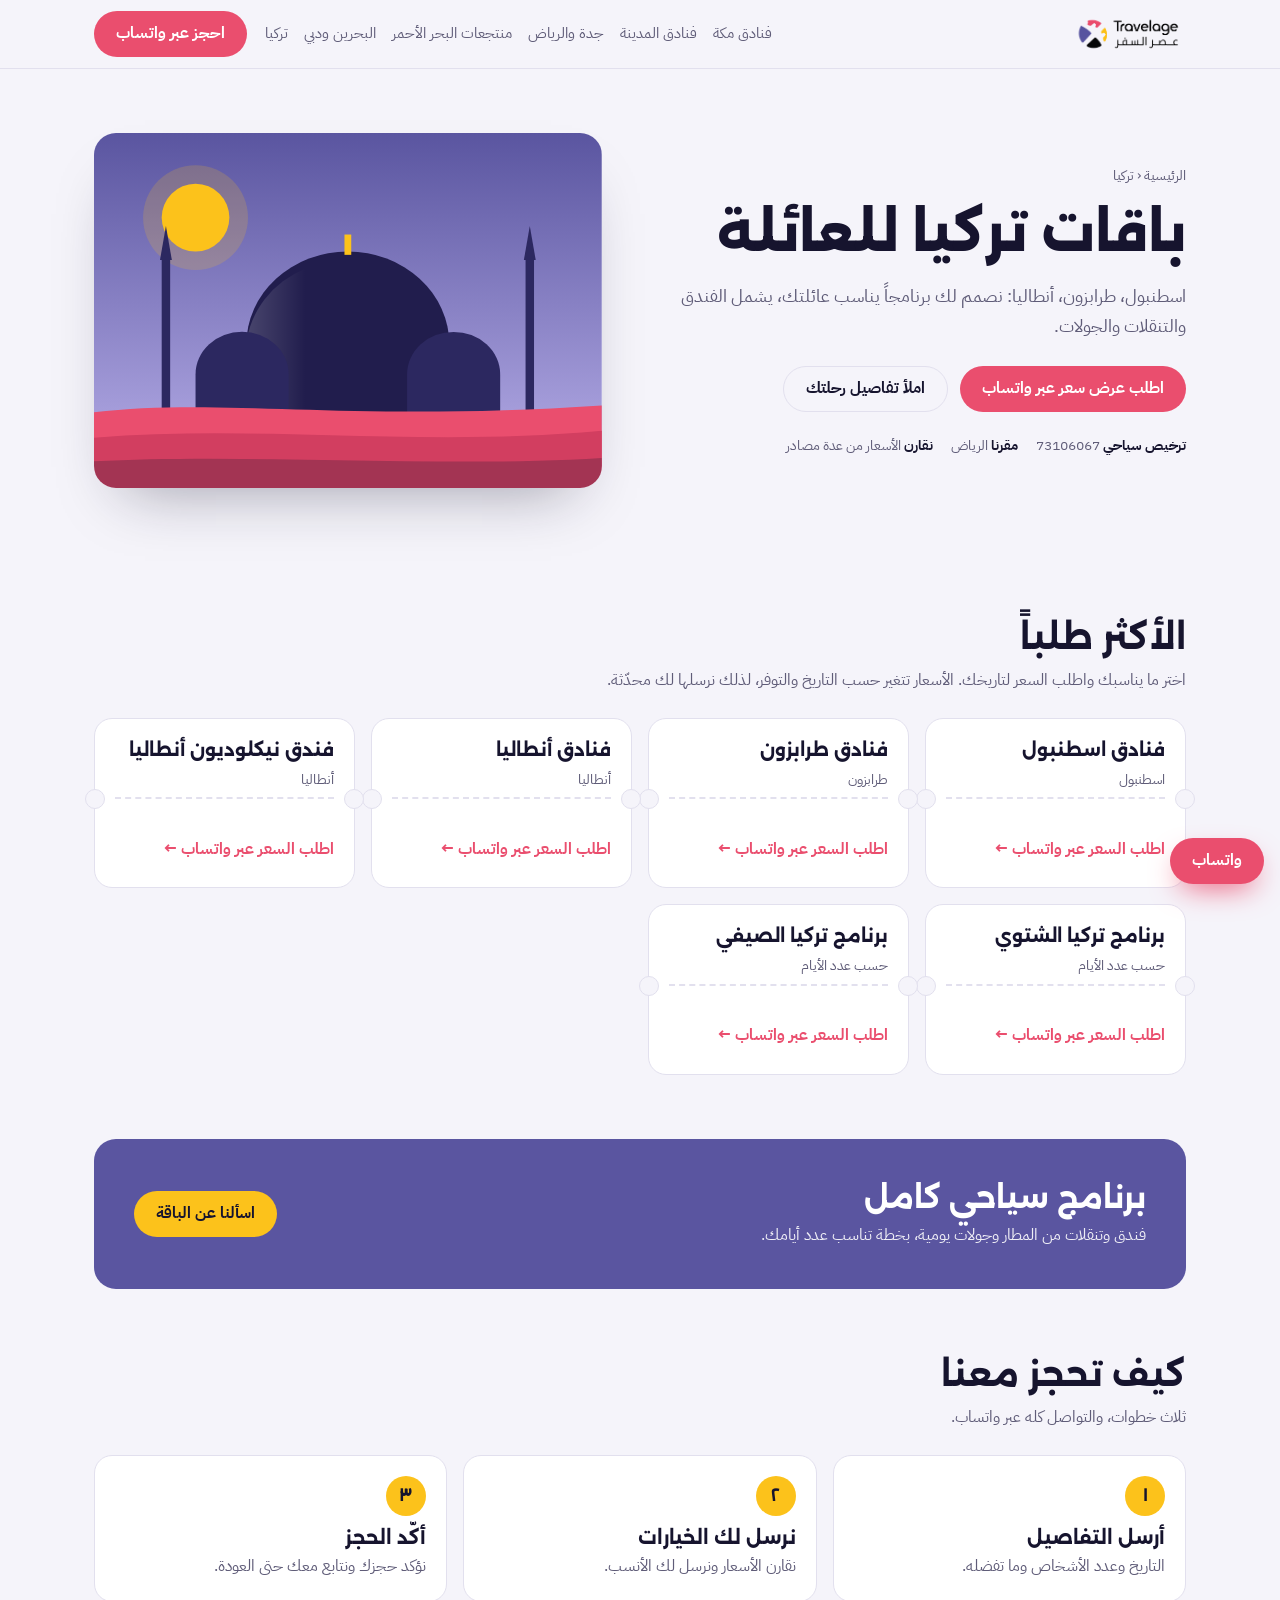
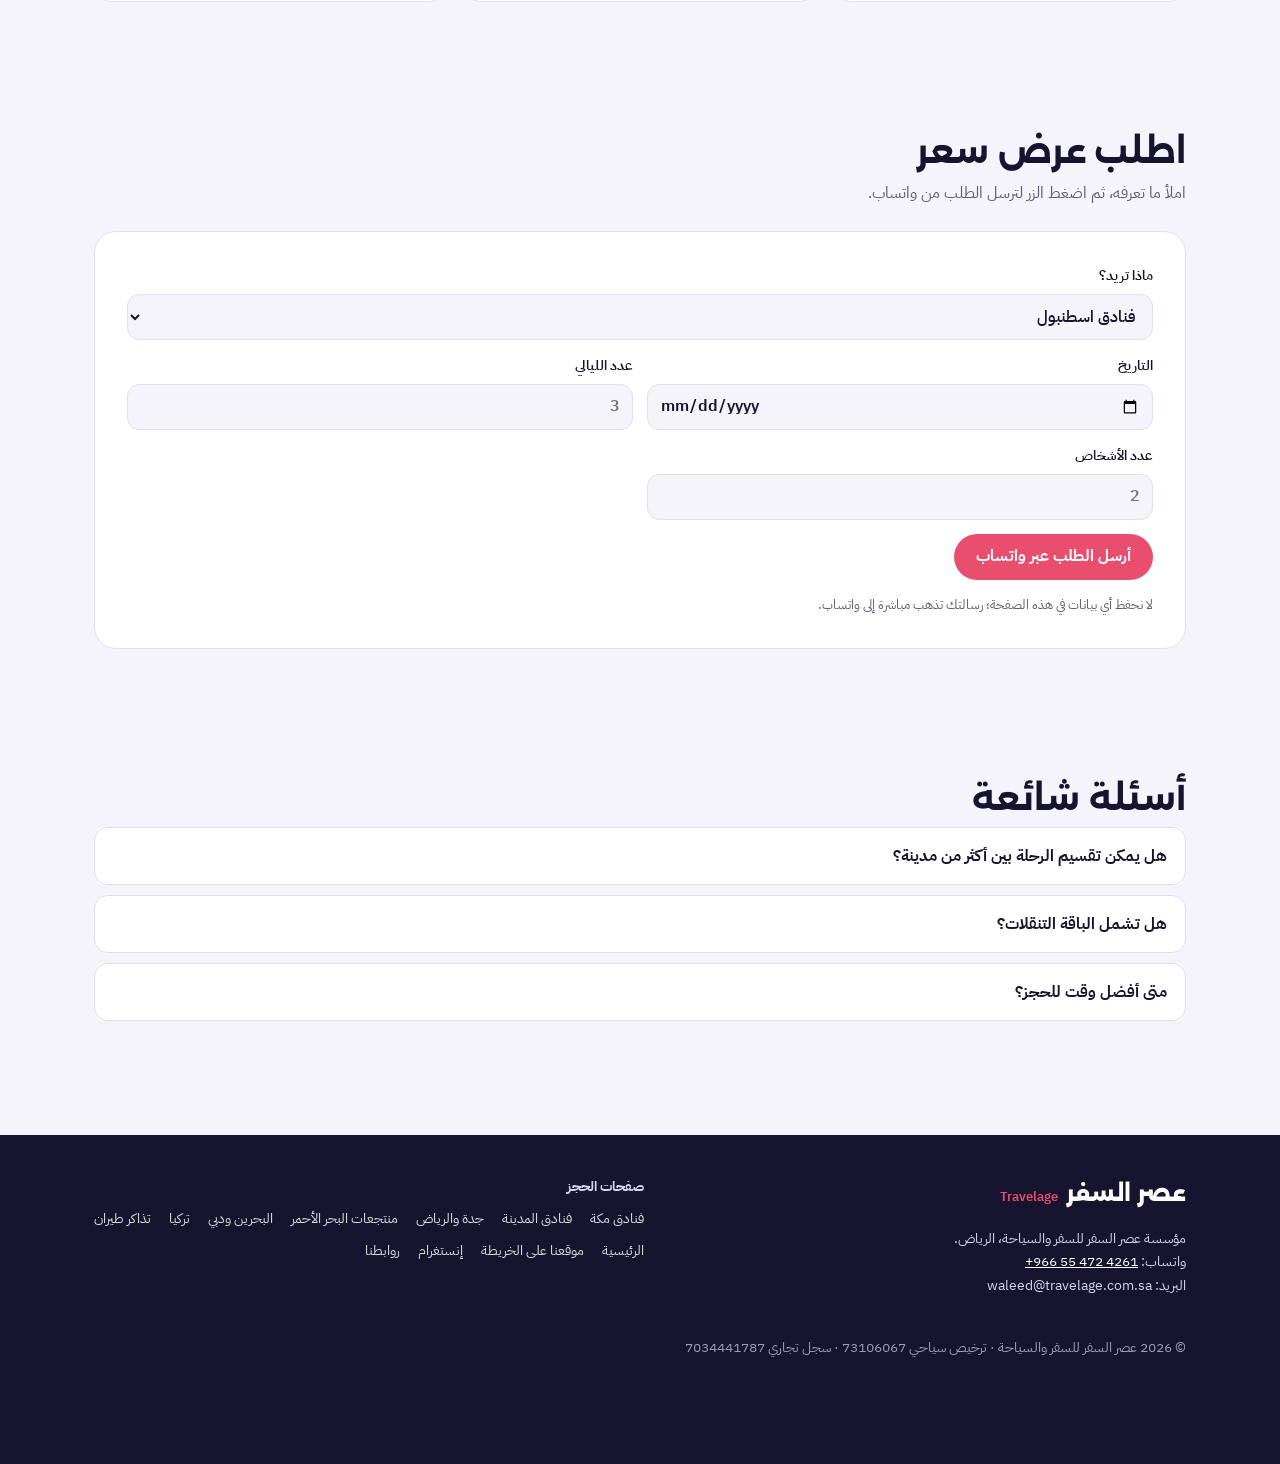
<file: turkey-packages.html>
<!DOCTYPE html><html lang="ar" dir="rtl"><head><script async src="https://www.googletagmanager.com/gtag/js?id=G-SQQ41Q1P3T"></script><script>window.dataLayer=window.dataLayer||[];function gtag(){dataLayer.push(arguments);}gtag('js',new Date());gtag('config','G-SQQ41Q1P3T');</script><meta charset="utf-8"><meta name="viewport" content="width=device-width,initial-scale=1">
<title>باقات تركيا وفنادق اسطنبول وطرابزون وأنطاليا | عصر السفر</title><meta name="description" content="باقات تركيا للعائلة تشمل الفندق والتنقلات والجولات: اسطنبول، طرابزون، أنطاليا وغيرها. برامج شتوية وصيفية وعرض سعر عبر واتساب."><link rel="canonical" href="https://www.travelage.com.sa/turkey-packages">
<meta property="og:title" content="باقات تركيا وفنادق اسطنبول وطرابزون وأنطاليا | عصر السفر"><meta property="og:description" content="باقات تركيا للعائلة تشمل الفندق والتنقلات والجولات: اسطنبول، طرابزون، أنطاليا وغيرها. برامج شتوية وصيفية وعرض سعر عبر واتساب."><meta property="og:type" content="website"><meta property="og:locale" content="ar_SA">
<link rel="preconnect" href="https://fonts.googleapis.com"><link rel="preconnect" href="https://fonts.gstatic.com" crossorigin><link href="https://fonts.googleapis.com/css2?family=Alexandria:wght@600;800&family=IBM+Plex+Sans+Arabic:wght@400;600;700&display=swap" rel="stylesheet">
<script type="application/ld+json">{"@context": "https://schema.org", "@graph": [{"@type": "TravelAgency", "name": "عصر السفر | Travelage", "url": "https://www.travelage.com.sa/", "telephone": "+966554724261", "email": "waleed@travelage.com.sa", "address": {"@type": "PostalAddress", "addressLocality": "الرياض", "addressCountry": "SA"}}, {"@type": "FAQPage", "mainEntity": [{"@type": "Question", "name": "هل يمكن تقسيم الرحلة بين أكثر من مدينة؟", "acceptedAnswer": {"@type": "Answer", "text": "نعم، نرتب لك برنامجاً يجمع اسطنبول مع طرابزون أو أنطاليا مثلاً."}}, {"@type": "Question", "name": "هل تشمل الباقة التنقلات؟", "acceptedAnswer": {"@type": "Answer", "text": "يمكن أن تشمل الاستقبال من المطار والتنقلات والجولات حسب طلبك."}}, {"@type": "Question", "name": "متى أفضل وقت للحجز؟", "acceptedAnswer": {"@type": "Answer", "text": "كلما حجزت مبكراً زادت الخيارات، خصوصاً للصيف وإجازات المدارس."}}]}]}</script>
<link rel="stylesheet" href="lp.css"></head><body>
<header><div class="wrap nav"><a class="brand" href="/"><img src="logo.png" alt="Travelage | عصر السفر" height="42" style="display:block;height:42px;width:auto"></a><nav class="links" aria-label="صفحات الحجز"><a href="makkah-hotels.html">فنادق مكة</a><a href="madinah-hotels.html">فنادق المدينة</a><a href="jeddah-riyadh-hotels.html">جدة والرياض</a><a href="red-sea-resorts.html">منتجعات البحر الأحمر</a><a href="bahrain-dubai.html">البحرين ودبي</a><a href="turkey-packages.html">تركيا</a></nav><a class="btn" href="https://wa.me/966554724261" data-msg="مرحباً، أرغب في الاستفسار عن رحلة." data-wa="header">احجز عبر واتساب</a></div></header>
<main class="wrap">
<section class="hero"><div><div class="crumb"><a href="https://www.travelage.com.sa/">الرئيسية</a> ‹ تركيا</div><h1>باقات تركيا للعائلة</h1><p class="lead">اسطنبول، طرابزون، أنطاليا: نصمم لك برنامجاً يناسب عائلتك، يشمل الفندق والتنقلات والجولات.</p>
<div class="acts"><a class="btn" href="https://wa.me/966554724261" data-msg="مرحباً، أرغب في عرض سعر: باقات تركيا للعائلة" data-wa="hero">اطلب عرض سعر عبر واتساب</a><a class="btn alt" href="#quote">املأ تفاصيل رحلتك</a></div>
<div class="trust"><span><b>ترخيص سياحي</b> 73106067</span><span><b>مقرنا</b> الرياض</span><span><b>نقارن</b> الأسعار من عدة مصادر</span></div></div>
<div class="pic"><svg viewBox="0 0 600 420" preserveAspectRatio="xMidYMid slice" role="img" aria-label="باقات تركيا للعائلة"><defs><linearGradient id="sk" x1="0" y1="0" x2="0" y2="1"><stop offset="0" stop-color="#5A55A0"/><stop offset="1" stop-color="#b9b0ea"/></linearGradient><linearGradient id="gl" x1="0" y1="0" x2="1" y2="0"><stop offset="0" stop-color="#fff" stop-opacity=".18"/><stop offset="1" stop-color="#fff" stop-opacity="0"/></linearGradient></defs><pattern id="wn" width="7" height="18" patternUnits="userSpaceOnUse"><rect x="1" y="2" width="5" height="7" fill="#FCC21B" opacity=".55"/></pattern><rect width="600" height="420" fill="url(#sk)"/><circle cx="120" cy="100" r="62" fill="#FCC21B" opacity=".18"/><circle cx="120" cy="100" r="40" fill="#FCC21B"/><rect x="80" y="150" width="10" height="190" fill="#2c2860"/><path d="M78 150 85 110 92 150z" fill="#2c2860"/><rect x="510" y="150" width="10" height="190" fill="#2c2860"/><path d="M508 150 515 110 522 150z" fill="#2c2860"/><path d="M180 330 V250 A120 110 0 0 1 420 250 V330z" fill="#211d4d"/><path d="M180 250 A120 110 0 0 1 250 160 V330 H180z" fill="url(#gl)"/><path d="M120 330 V285 A55 50 0 0 1 230 285 V330z" fill="#2c2860"/><path d="M370 330 V285 A55 50 0 0 1 480 285 V330z" fill="#2c2860"/><rect x="296" y="120" width="8" height="24" fill="#FCC21B"/><path d="M0 330 C150 312 300 342 600 322 V420 H0z" fill="#EA4E6E"/><path d="M0 360 C200 344 380 372 600 352 V420 H0z" fill="#d23e60"/><path d="M0 388 C180 378 420 396 600 384 V420 H0z" fill="#16142E" opacity=".25"/></svg></div></section>
<section class="band"><h2>الأكثر طلباً</h2><p class="sub">اختر ما يناسبك واطلب السعر لتاريخك. الأسعار تتغير حسب التاريخ والتوفر، لذلك نرسلها لك محدّثة.</p><div class="grid"><article class="tk"><h3>فنادق اسطنبول</h3><span class="ar">اسطنبول</span><div class="cut"></div><a href="https://wa.me/966554724261" data-msg="مرحباً، أرغب في عرض سعر: فنادق اسطنبول" data-wa="card">اطلب السعر عبر واتساب ←</a></article><article class="tk"><h3>فنادق طرابزون</h3><span class="ar">طرابزون</span><div class="cut"></div><a href="https://wa.me/966554724261" data-msg="مرحباً، أرغب في عرض سعر: فنادق طرابزون" data-wa="card">اطلب السعر عبر واتساب ←</a></article><article class="tk"><h3>فنادق أنطاليا</h3><span class="ar">أنطاليا</span><div class="cut"></div><a href="https://wa.me/966554724261" data-msg="مرحباً، أرغب في عرض سعر: فنادق أنطاليا" data-wa="card">اطلب السعر عبر واتساب ←</a></article><article class="tk"><h3>فندق نيكلوديون أنطاليا</h3><span class="ar">أنطاليا</span><div class="cut"></div><a href="https://wa.me/966554724261" data-msg="مرحباً، أرغب في عرض سعر: فندق نيكلوديون أنطاليا" data-wa="card">اطلب السعر عبر واتساب ←</a></article><article class="tk"><h3>برنامج تركيا الشتوي</h3><span class="ar">حسب عدد الأيام</span><div class="cut"></div><a href="https://wa.me/966554724261" data-msg="مرحباً، أرغب في عرض سعر: برنامج تركيا الشتوي" data-wa="card">اطلب السعر عبر واتساب ←</a></article><article class="tk"><h3>برنامج تركيا الصيفي</h3><span class="ar">حسب عدد الأيام</span><div class="cut"></div><a href="https://wa.me/966554724261" data-msg="مرحباً، أرغب في عرض سعر: برنامج تركيا الصيفي" data-wa="card">اطلب السعر عبر واتساب ←</a></article></div></section>
<section class="extra"><div><h2 style="font-size:clamp(22px,2.6vw,30px)">برنامج سياحي كامل</h2><p>فندق وتنقلات من المطار وجولات يومية، بخطة تناسب عدد أيامك.</p></div><a class="btn" href="https://wa.me/966554724261" data-msg="مرحباً، أرغب في الاستفسار عن: برنامج سياحي كامل" data-wa="package">اسألنا عن الباقة</a></section>
<section class="band"><h2>كيف تحجز معنا</h2><p class="sub">ثلاث خطوات، والتواصل كله عبر واتساب.</p><div class="steps"><div class="step"><b>١</b><h3>أرسل التفاصيل</h3><p>التاريخ وعدد الأشخاص وما تفضله.</p></div><div class="step"><b>٢</b><h3>نرسل لك الخيارات</h3><p>نقارن الأسعار ونرسل لك الأنسب.</p></div><div class="step"><b>٣</b><h3>أكّد الحجز</h3><p>نؤكد حجزك ونتابع معك حتى العودة.</p></div></div></section>
<section class="band" id="quote"><h2>اطلب عرض سعر</h2><p class="sub">املأ ما تعرفه، ثم اضغط الزر لترسل الطلب من واتساب.</p>
<form class="form" id="q"><label class="full">ماذا تريد؟<select name="item"><option>فنادق اسطنبول</option><option>فنادق طرابزون</option><option>فنادق أنطاليا</option><option>فندق نيكلوديون أنطاليا</option><option>برنامج تركيا الشتوي</option><option>برنامج تركيا الصيفي</option></select></label><label>التاريخ<input name="date" type="date"></label><label>عدد الليالي<input name="nights" type="number" min="1" inputmode="numeric" placeholder="3"></label><label>عدد الأشخاص<input name="people" type="number" min="1" inputmode="numeric" placeholder="2"></label>
<div class="full"><a class="btn" id="go" href="https://wa.me/966554724261" data-wa="form">أرسل الطلب عبر واتساب</a></div><p class="note full">لا نحفظ أي بيانات في هذه الصفحة؛ رسالتك تذهب مباشرة إلى واتساب.</p></form></section>
<section class="band"><h2>أسئلة شائعة</h2><details><summary>هل يمكن تقسيم الرحلة بين أكثر من مدينة؟</summary><p>نعم، نرتب لك برنامجاً يجمع اسطنبول مع طرابزون أو أنطاليا مثلاً.</p></details><details><summary>هل تشمل الباقة التنقلات؟</summary><p>يمكن أن تشمل الاستقبال من المطار والتنقلات والجولات حسب طلبك.</p></details><details><summary>متى أفضل وقت للحجز؟</summary><p>كلما حجزت مبكراً زادت الخيارات، خصوصاً للصيف وإجازات المدارس.</p></details></section>
</main>
<footer><div class="wrap"><div class="fgrid"><div><div class="brand" style="color:#fff">عصر السفر <small>Travelage</small></div><p>مؤسسة عصر السفر للسفر والسياحة، الرياض.<br>واتساب: <a href="https://wa.me/966554724261" data-wa="footer" dir="ltr">+966 55 472 4261</a><br>البريد: <span dir="ltr">waleed@travelage.com.sa</span></p></div><div><b>صفحات الحجز</b><div class="flinks"><a href="makkah-hotels.html">فنادق مكة</a><a href="madinah-hotels.html">فنادق المدينة</a><a href="jeddah-riyadh-hotels.html">جدة والرياض</a><a href="red-sea-resorts.html">منتجعات البحر الأحمر</a><a href="bahrain-dubai.html">البحرين ودبي</a><a href="turkey-packages.html">تركيا</a><a href="flights.html">تذاكر طيران</a></div><div class="flinks"><a href="https://www.travelage.com.sa/">الرئيسية</a><a href="https://maps.app.goo.gl/MGqnAEnPt7NVdMoe7">موقعنا على الخريطة</a><a href="https://www.instagram.com/trvlage/">إنستغرام</a><a href="https://linktr.ee/trvlage">روابطنا</a></div></div></div><p style="opacity:.7;margin-top:24px">© 2026 عصر السفر للسفر والسياحة · ترخيص سياحي 73106067 · سجل تجاري 7034441787</p></div></footer>
<a class="btn float" href="https://wa.me/966554724261" data-msg="مرحباً، أرغب في عرض سعر: باقات تركيا للعائلة" data-wa="float" aria-label="واتساب">واتساب</a>
<script src="lp.js"></script></body></html>
</file>
<file: lp.css>
/* VOICE warm, quick, trustworthy agency  IDEA a travel voucher/boarding card  PICTURE a layered destination scene
   COLOUR Travelage indigo + coral + sun on soft paper  TYPE Alexandria titles, IBM Plex Sans Arabic body  LAYOUT hero scene, ticket cards, quote form */
:root{color-scheme:light dark;--bg:light-dark(#F5F4FA,#121027);--card:light-dark(#fff,#1d1a3a);--ink:light-dark(#16142E,#f1effa);--muted:light-dark(#5F5C78,#b7b3d0);--line:light-dark(#E2E0EE,#2f2b55);--indigo:#5A55A0;--coral:#EA4E6E;--sun:#FCC21B;--r:22px}
:root[data-theme=light]{color-scheme:light}:root[data-theme=dark]{color-scheme:dark}
*{box-sizing:border-box;min-width:0}html{scroll-padding-top:80px}
body{margin:0;background:var(--bg);color:var(--ink);font:16px/1.7 "IBM Plex Sans Arabic","Alexandria",system-ui,sans-serif;overflow-x:clip}
a{color:inherit}h1,h2,h3{font-family:"Alexandria","IBM Plex Sans Arabic",sans-serif;line-height:1.25;text-wrap:balance;margin:0}
.wrap{max-width:1220px;margin:0 auto;padding:0 max(5vw,16px)}
header{position:sticky;top:0;z-index:5;background:color-mix(in srgb,var(--bg) 88%,transparent);backdrop-filter:blur(10px);border-bottom:1px solid var(--line)}
.nav{display:flex;align-items:center;gap:18px;min-height:68px;flex-wrap:wrap}
.brand{display:flex;align-items:baseline;gap:8px;text-decoration:none;font-family:Alexandria;font-weight:800;font-size:22px;color:var(--indigo)}
.brand small{font:600 13px "IBM Plex Sans Arabic";color:var(--coral)}
.links{display:flex;gap:16px;flex-wrap:wrap;margin-inline-start:auto;font-size:15px}.links a{text-decoration:none;color:var(--muted)}.links a:hover{color:var(--ink)}
.btn{display:inline-flex;align-items:center;justify-content:center;gap:8px;min-height:46px;padding:0 22px;border-radius:999px;background:var(--coral);color:#fff;font-weight:700;text-decoration:none;border:0;font:inherit;font-weight:700;cursor:pointer}
.btn:hover{filter:brightness(1.07)}.btn:focus-visible,input:focus-visible,select:focus-visible,summary:focus-visible{outline:3px solid var(--sun);outline-offset:2px}
.btn.alt{background:transparent;color:var(--ink);border:1.5px solid var(--line)}
.hero{display:grid;grid-template-columns:minmax(0,1.05fr) minmax(0,1fr);gap:clamp(24px,4vw,56px);align-items:center;padding:clamp(28px,5vw,64px) 0}
.crumb{font-size:14px;color:var(--muted);margin-bottom:12px}.crumb a{text-decoration:none}
.hero h1{font-size:clamp(32px,4.6vw,52px);font-weight:800}
.lead{font-size:18px;color:var(--muted);max-width:56ch;margin:16px 0 24px}
.acts{display:flex;gap:12px;flex-wrap:wrap}
.trust{display:flex;gap:18px;flex-wrap:wrap;margin-top:22px;font-size:14px;color:var(--muted)}.trust b{color:var(--ink)}
.pic{border-radius:var(--r);overflow:hidden;aspect-ratio:10/7;box-shadow:0 30px 60px -30px #16142E66}.pic svg{display:block;width:100%;height:100%}
.band{padding:clamp(32px,5vw,64px) 0}.band h2{font-size:clamp(24px,3vw,34px);margin-bottom:8px}.sub{color:var(--muted);margin:0 0 24px}
.grid{display:grid;grid-template-columns:repeat(auto-fill,minmax(250px,1fr));gap:16px}
.tk{position:relative;background:var(--card);border:1px solid var(--line);border-radius:18px;padding:20px 20px 16px;display:flex;flex-direction:column;gap:6px}
.cut{position:relative}.cut::before,.cut::after{content:"";position:absolute;top:-10px;width:18px;height:18px;border-radius:50%;background:var(--bg);border:1px solid var(--line)}
.cut::before{inset-inline-start:-30px}.cut::after{inset-inline-end:-30px}
.tk h3{font-size:18px}.tk .ar{font-size:14px;color:var(--muted)}
.tk .cut{border-top:2px dashed var(--line);margin:auto 0 8px;padding-top:14px}
.tk a{font-weight:700;color:var(--coral);text-decoration:none;min-height:44px;display:flex;align-items:center}
.extra{background:var(--indigo);color:#fff;border-radius:var(--r);padding:clamp(22px,4vw,40px);display:flex;gap:20px;align-items:center;justify-content:space-between;flex-wrap:wrap}
.extra p{margin:6px 0 0;opacity:.9;max-width:60ch}.extra .btn{background:var(--sun);color:#16142E}
.steps{display:grid;grid-template-columns:repeat(3,minmax(0,1fr));gap:16px;counter-reset:s}
.step{background:var(--card);border:1px solid var(--line);border-radius:18px;padding:20px}
.step b{display:grid;place-items:center;width:40px;height:40px;border-radius:50%;background:var(--sun);color:#16142E;font-family:Alexandria;margin-bottom:10px}
.step p{margin:4px 0 0;color:var(--muted)}
.form{display:grid;grid-template-columns:minmax(0,1fr) minmax(0,1fr);gap:14px;background:var(--card);border:1px solid var(--line);border-radius:var(--r);padding:clamp(18px,3vw,32px)}
.form label{display:grid;gap:6px;font-size:14px;font-weight:600}
input,select{font:inherit;font-size:16px;min-height:46px;padding:0 12px;border-radius:12px;border:1.5px solid var(--line);background:var(--bg);color:var(--ink)}
.form .full{grid-column:1/-1}.form .note{font-size:13px;color:var(--muted);margin:0}
details{background:var(--card);border:1px solid var(--line);border-radius:14px;padding:4px 18px;margin-bottom:10px}
summary{cursor:pointer;font-weight:700;min-height:48px;display:flex;align-items:center}details p{margin:0 0 14px;color:var(--muted)}
footer{background:#16142E;color:#d9d6ee;padding:40px 0 90px;margin-top:40px;font-size:14px}
.fgrid{display:flex;gap:32px;flex-wrap:wrap;justify-content:space-between}.fgrid a{color:#fff}
.flinks{display:flex;gap:10px 18px;flex-wrap:wrap;margin:8px 0}.flinks a{text-decoration:none;opacity:.85}
.float{position:fixed;inset-inline-start:16px;bottom:16px;z-index:6;box-shadow:0 12px 30px -10px #EA4E6E}
@media(max-width:860px){.hero{grid-template-columns:1fr}.pic{order:-1}.links{display:none}}
@media(max-width:600px){.steps,.form{grid-template-columns:1fr}.hero h1{font-size:32px}}
@media(prefers-reduced-motion:no-preference){.pic svg{animation:rise .8s ease-out both}@keyframes rise{from{transform:translateY(14px);opacity:0}}}
</file>
